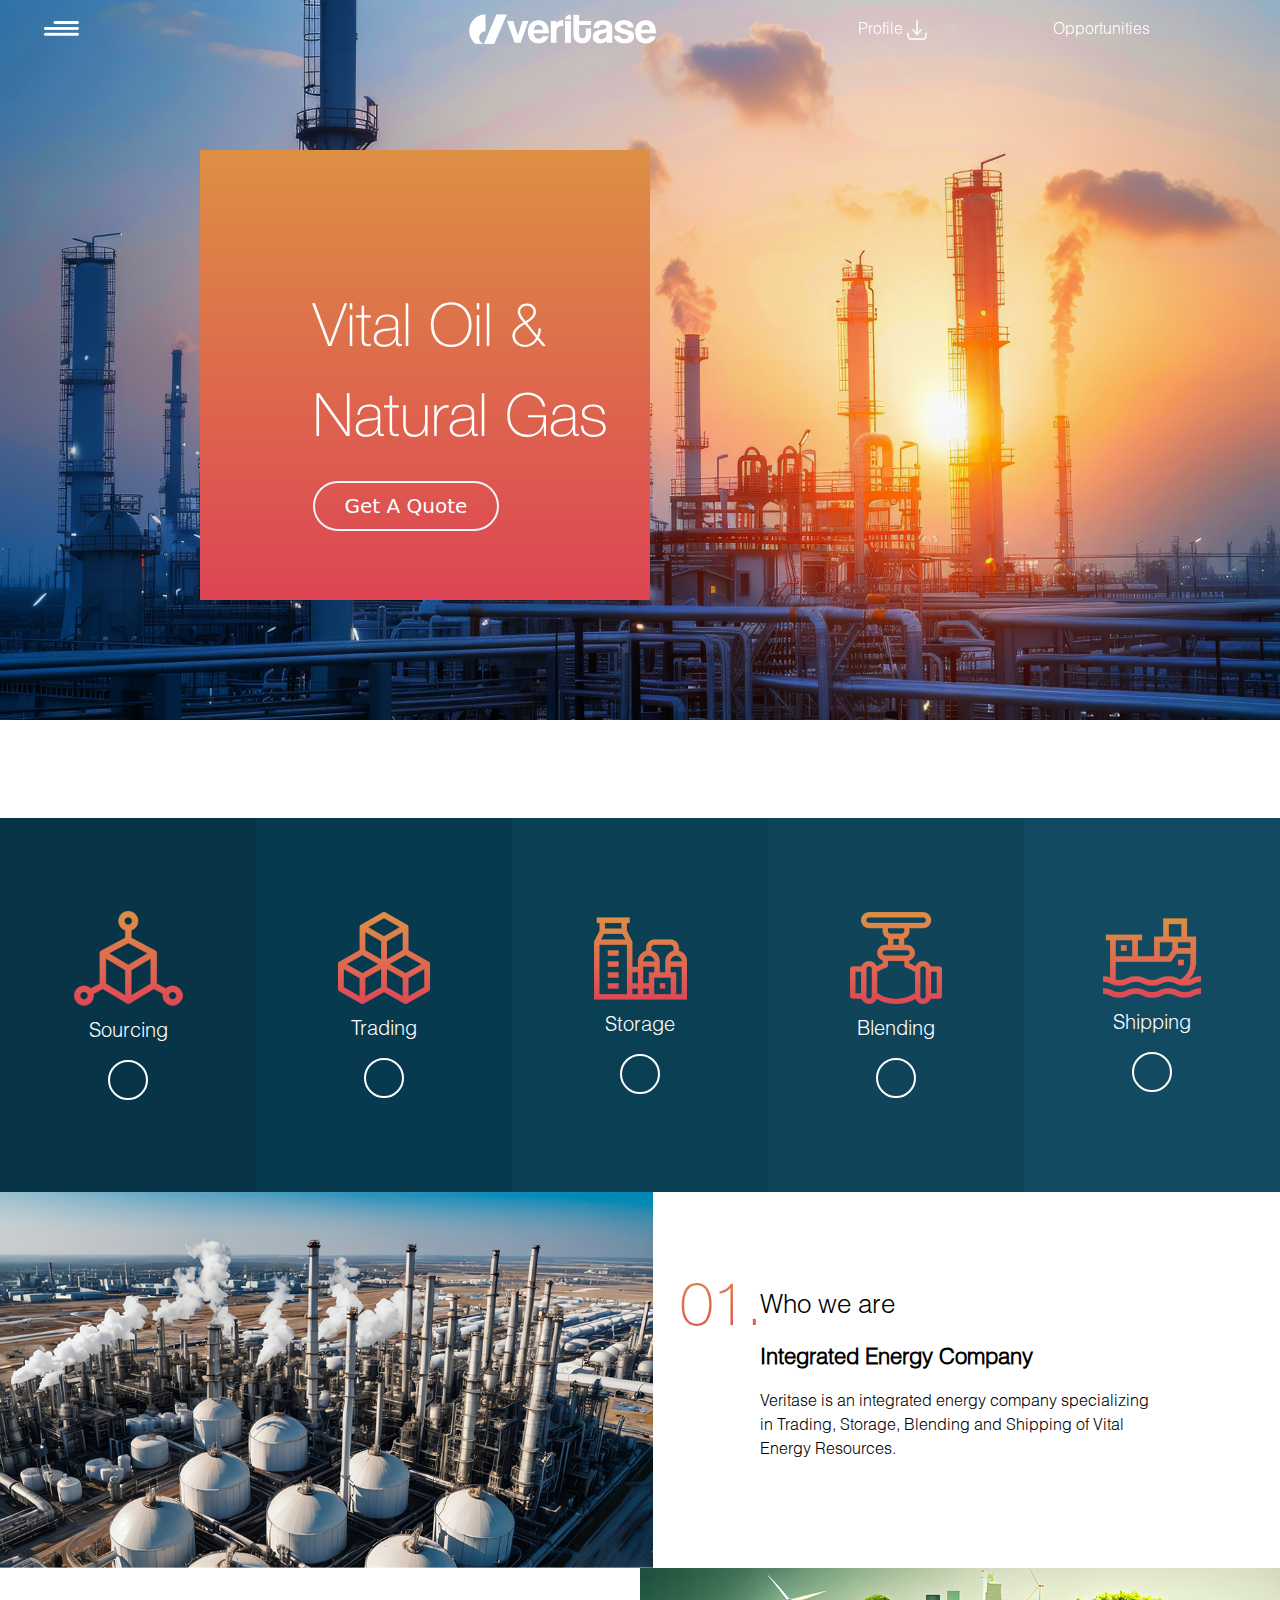
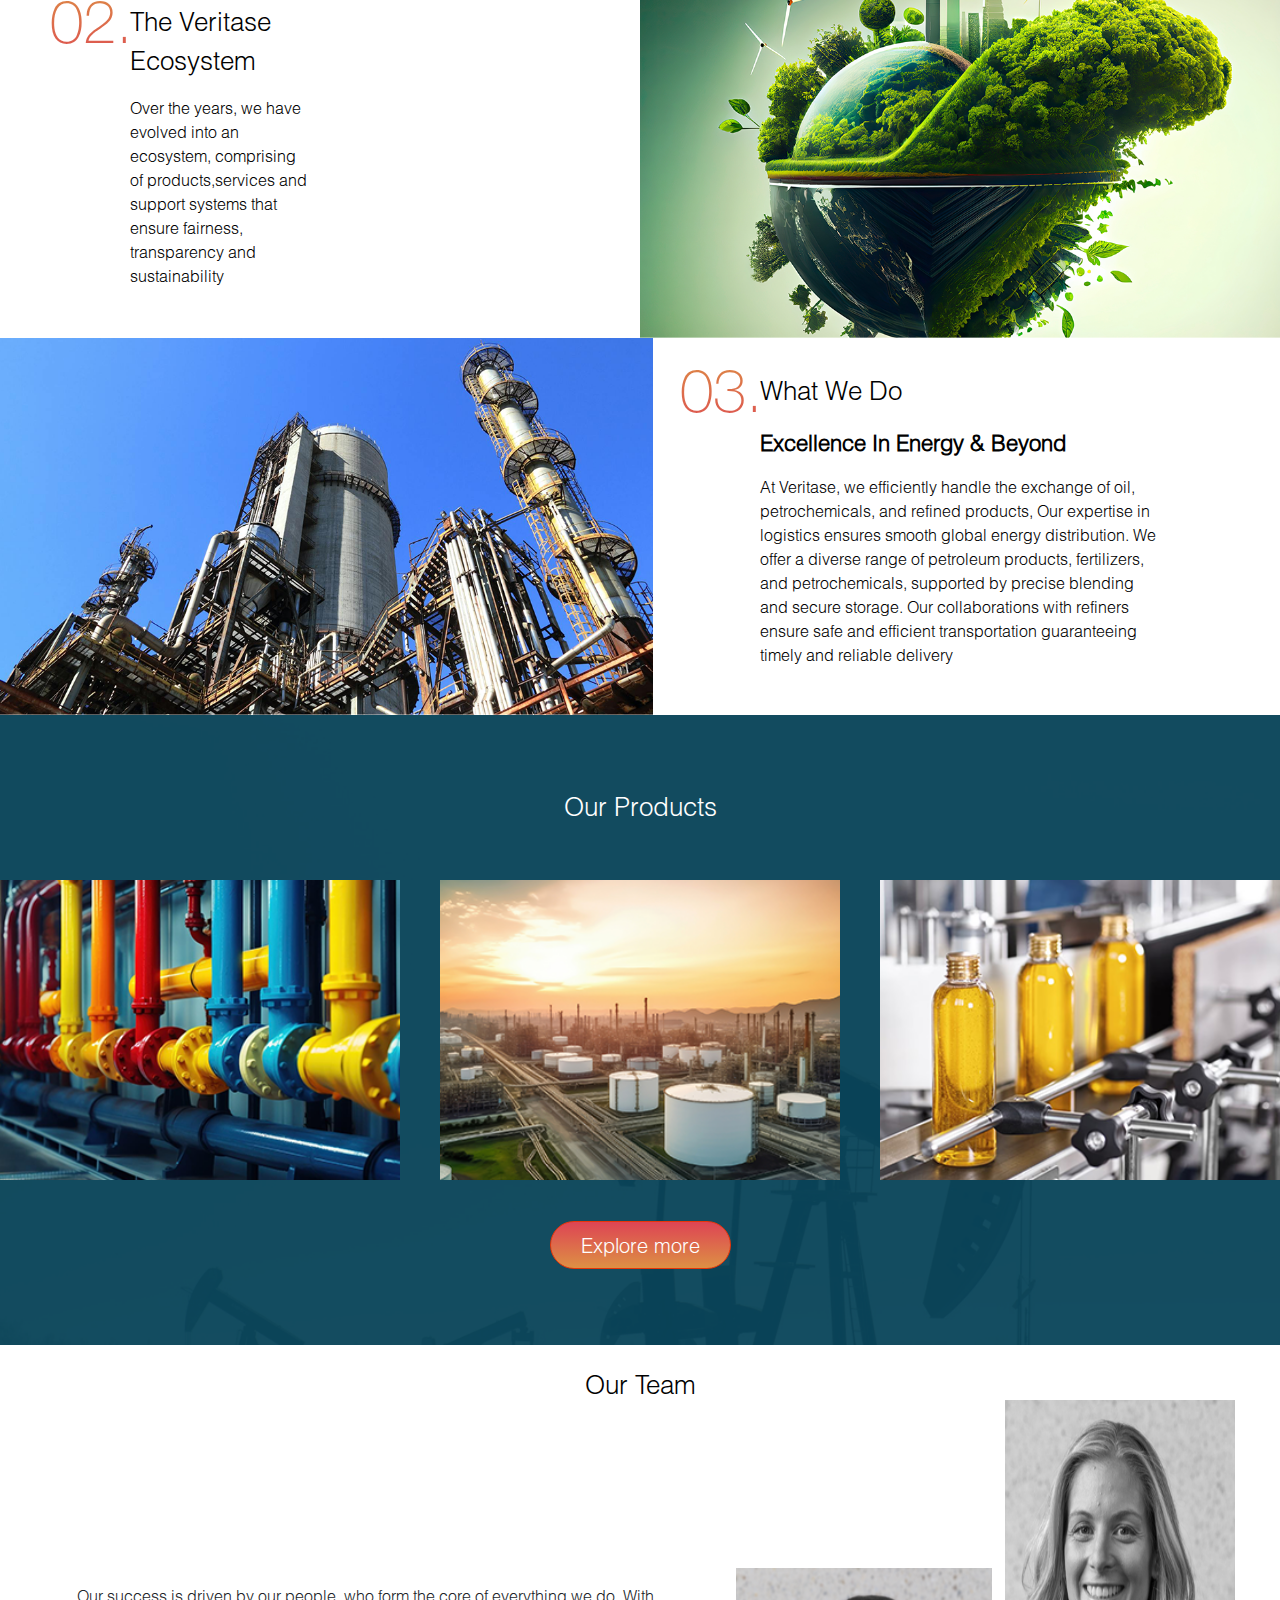
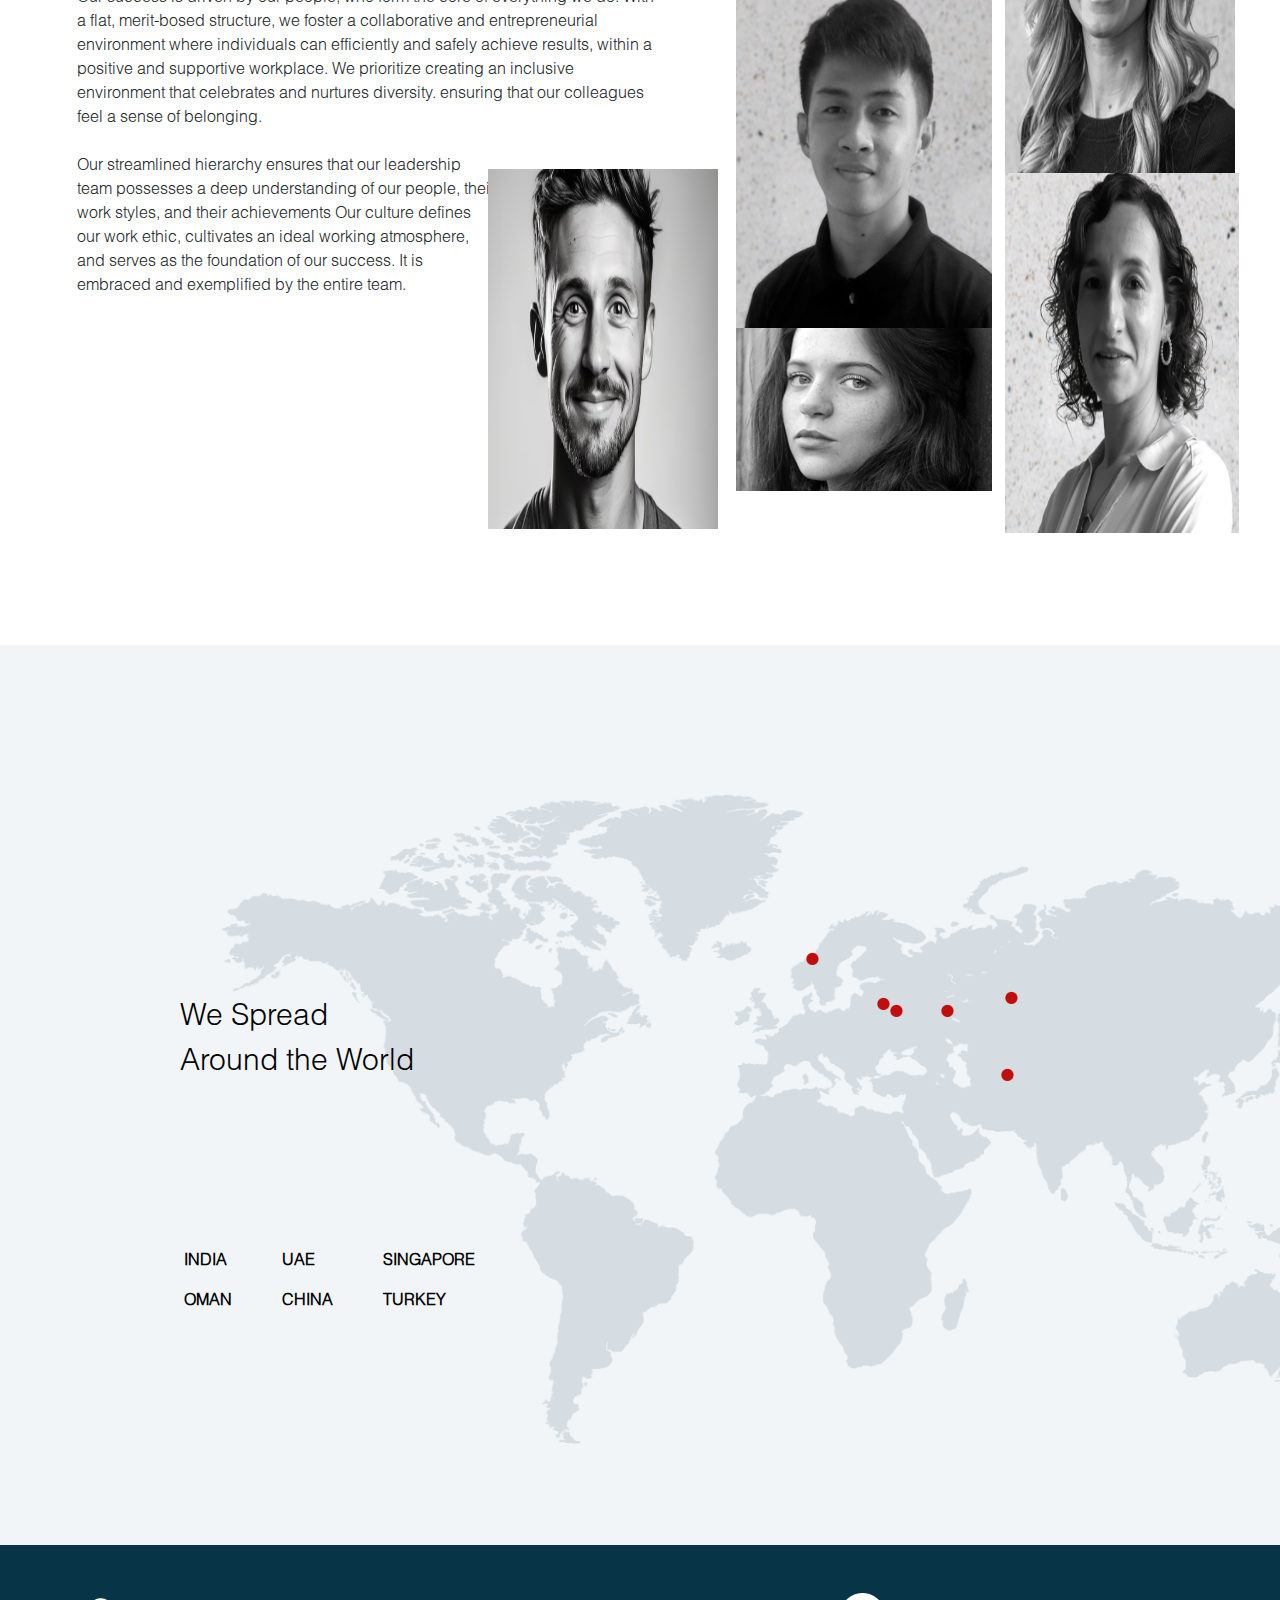
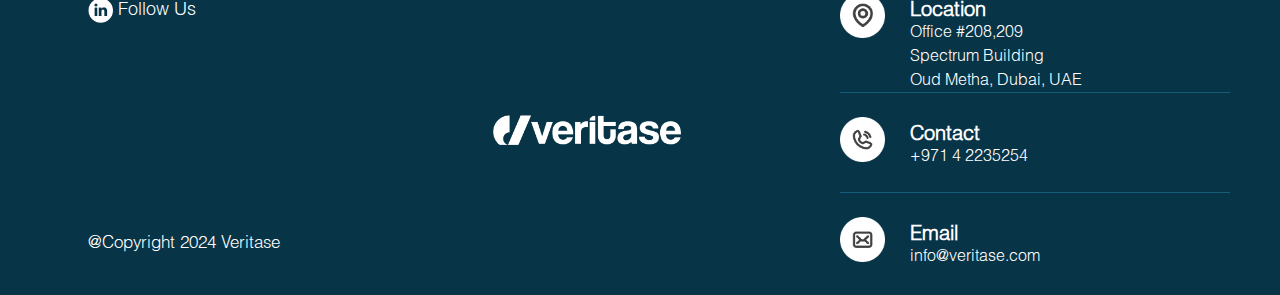
<file: index.html>
<!DOCTYPE html>
<html lang="en">

<head>
    <meta charset="UTF-8">
    <meta name="viewport" content="width=device-width, initial-scale=1.0">
    <title>Veritase</title>
    <!-- Bootstrap css -->
    <link rel="stylesheet" href="https://cdn.jsdelivr.net/npm/bootstrap@5.2.3/dist/css/bootstrap.min.css
    ">
    <link rel="stylesheet" href="https://cdn.jsdelivr.net/npm/bootstrap@4.6.2/dist/css/bootstrap.min.css"
        integrity="sha384-xOolHFLEh07PJGoPkLv1IbcEPTNtaed2xpHsD9ESMhqIYd0nLMwNLD69Npy4HI+N" crossorigin="anonymous">
    <!-- css -->
    <link rel="stylesheet" href="style.css">
    <link rel="stylesheet" href="responsive.css">
    <link rel="stylesheet" href="https://cdnjs.cloudflare.com/ajax/libs/font-awesome/6.6.0/css/all.min.css"
        integrity="sha512-Kc323vGBEqzTmouAECnVceyQqyqdsSiqLQISBL29aUW4U/M7pSPA/gEUZQqv1cwx4OnYxTxve5UMg5GT6L4JJg=="
        crossorigin="anonymous" referrerpolicy="no-referrer" />
</head>

<body>
    <div class="container-fluid">
        <nav class="navbar navbar-expand-lg navbar-light fixed-top head-navbar">
            <div class="container-fluid navbar-container">
                <!-- Left side menu icon -->

                <button class="btn menu-btn" type="button" data-bs-toggle="offcanvas" data-bs-target="#menu-links">
                    <img src="images/menu.png" alt="Menu" style="width: 35px; height: 15px;">
                </button>

                <!-- Centered logo -->
                <div class="logo">
                    <a class="navbar-brand" href="#"><img src="images/Logo.png" alt="center-logo"></a>
                </div>

                <!-- Right side links -->
                <div>
                    <ul class="navbar-nav right-side">
                        <li class="nav-item">
                            <a class="nav-link text-white" href="#">Profile <img src="images/download_icon.png"
                                    alt="arrow-img" class="down-arrow-icon"></a>
                        </li>
                        <li class="nav-item">
                            <a class="nav-link text-white" href="#">Opportunities</a>
                        </li>
                    </ul>
                </div>
            </div>
        </nav>
    </div>
    <div class="offcanvas offcanvas-start menu-list" tabindex="-1" data-bs-backdrop="menu-links" id="menu-links"
        aria-labelledby="menu-linksLabel" style="width: 800px;">
        <div class="offcanvas-header">

            <button type="button" class="btn-close close-btn" data-bs-dismiss="offcanvas" aria-label="Close"></button>
        </div>
        <div class="offcanvas-body">
            <div>
                <ul class="menu-links" id="menu-links">
                    <li class="menu-link"><a href="about.html">Who We Are</a></li>
                    <li class="menu-link"><a href="whatwedo.html">What We Do</a></li>
                    <li class="menu-link"><a href="ourproduct.html">Our Products</a></li>
                    <li class="menu-link"><a href="contact.html">Contact Us</a></li>
                </ul>
            </div>
        </div>
    </div>
    <div class="oilround-image">
        <!-- <img src="images/Oil_Bubble.png" alt="oil-img" class="oil-img"> -->
        <div class="bubble"></div>
        <div class="bubble-text">
            <p>Vital Oil &<br>Natural Gas</p>
            <button class="btn btn-lg btn-text get_btn">Get A Quote</button>
        </div>
    </div>

    <header>

        <div id="carouselExampleIndicators" class="carousel slide">
            <div class="carousel-indicators indicators">
                <button type="button" data-bs-target="#carouselExampleIndicators" data-bs-slide-to="0" class="active"
                    aria-current="true" aria-label="Slide 1"></button>
                <button type="button" data-bs-target="#carouselExampleIndicators" data-bs-slide-to="1"
                    aria-label="Slide 2"></button>
                <button type="button" data-bs-target="#carouselExampleIndicators" data-bs-slide-to="2"
                    aria-label="Slide 3"></button>
            </div>
            <div class="carousel-inner">
                <div class="carousel-item active">
                    <img src="images/banner_01.png" class="d-block w-100" alt="banner-1">
                </div>
                <div class="carousel-item">
                    <img src="images/banner_02.png" class="d-block w-100" alt="banner-2">
                </div>
                <div class="carousel-item">
                    <img src="images/banner_03.png" class="d-block w-100" alt="banner-3">
                </div>
            </div>
            <button class="carousel-control-prev visually-hidden" type="button"
                data-bs-target="#carouselExampleIndicators" data-bs-slide="prev">
                <span class="carousel-control-prev-icon" aria-hidden="true"></span>
                <span class="visually-hidden">Previous</span>
            </button>
            <button class="carousel-control-next visually-hidden" type="button"
                data-bs-target="#carouselExampleIndicators" data-bs-slide="next">
                <span class="carousel-control-next-icon" aria-hidden="true"></span>
                <span class="visually-hidden">Next</span>
            </button>
        </div>

    </header>
    <main>
        <section class="whoweare" id="whoweare">

            <div class="row">
                <div class="box-container">

                    <div class="box box-1">
                        <img src="images/Sourcing_Gradient.png" alt="source-img">
                        <p class="pt-2">Sourcing</p>
                        <a href="#"><button class="btn whoweare-btn">
                                <i class="fas fa-chevron-right align-content-center"></i>
                            </button></a>
                    </div>
                    <div class="box box-2">
                        <img src="images/Trading_gradient.png" alt="trading-img">
                        <p class="pt-2">Trading</p>
                        <a href="#"><button class="btn whoweare-btn">
                                <i class="fas fa-chevron-right align-content-center"></i>
                            </button></a>
                    </div>
                    <div class="box box-3">
                        <img src="images/Storage_gradient.png" alt="storage-img">
                        <p class="pt-2">Storage</p>
                        <a href="#"><button class="btn whoweare-btn">
                                <i class="fas fa-chevron-right align-content-center"></i>
                            </button></a>
                    </div>
                    <div class="box box-4">
                        <img src="images/Blending_gradient.png" alt="blending-img">
                        <p class="pt-2">Blending</p>
                        <a href="#"><button class="btn whoweare-btn">
                                <i class="fas fa-chevron-right align-content-center"></i>
                            </button></a>
                    </div>
                    <div class="box box-5">
                        <img src="images/Shipping_gradient.png" alt="shipping-img">
                        <p class="pt-2">Shipping</p>
                        <a href="#"><button class="btn whoweare-btn">
                                <i class="fas fa-chevron-right align-content-center"></i>
                            </button></a>
                    </div>
                </div>
            </div>
            <div class="whoweare_image_container">
                <div class="row">
                    <div class="about-container">
                        <div class="whoweare-image">
                            <img src="images/who_we_are.png" alt="whoweare-img">
                        </div>
                        <div class="about-content">
                            <p class="about-text-h1">Who we are</p>
                            <p class="about-text-h2">Integrated Energy Company</p>
                            <p class="about-para">Veritase is an integrated energy company specializing in Trading,
                                Storage,
                                Blending and Shipping
                                of Vital Energy Resources.
                            </p>
                        </div>

                    </div>
                </div>
                <div class="row">
                    <div class="ecosystem-container">
                        <div class="ecosystem-content">
                            <p class="ecosystem-text-h1">The Veritase Ecosystem</p>
                            <!-- <p class="ecosystem-text-h2">Integrated Energy Company</p> -->
                            <p class="ecosystem-para">Over the years, we have evolved into an ecosystem, comprising of
                                products,services and support systems that ensure fairness, transparency and
                                sustainability
                            </p>
                        </div>
                        <div class="ecosystem-image">
                            <img src="images/The_veritase_ecosystem.png" alt="ecosystem-img" class="ml-3">
                        </div>
                    </div>
                </div>
                <div class="row">
                    <div class="whatwedo-container">
                        <div class="whowedo-image">
                            <img src="images/What_we_do.png" alt="whowedo-img">
                        </div>
                        <div class="whatwedo-content">
                            <p class="whatwedo-text-h1">What We Do</p>
                            <p class="whatwedo-h2">Excellence In Energy & Beyond</p>
                            <p class="whatwedo-para">
                                At Veritase, we efficiently handle the exchange of oil, petrochemicals, and refined
                                products,
                                Our expertise in logistics ensures smooth global energy distribution. We offer a diverse
                                range
                                of petroleum products, fertilizers, and petrochemicals, supported by precise blending
                                and
                                secure
                                storage. Our collaborations with refiners ensure safe and efficient transportation
                                guaranteeing
                                timely and reliable delivery
                            </p>
                        </div>
                    </div>
                </div>
            </div>
        </section>
        <section class="our-product" id="our-product">
            <span class="ourproduct-heading">Our Products</span>
            <div class="ourproduct-container">
                <div class="image-card">
                    <img src="images/petroleum products_2.png" alt="Image 1">
                    <div class="overlay">
                        <span class="op-text">Petroleum Products</span>
                    </div>
                </div>
                <div class="image-card">
                    <img src="images/Fertilizers_3.png" alt="Image 2">
                    <div class="overlay">
                        <span class="op-text">Fertilizers</span>
                    </div>
                </div>
                <div class="image-card">
                    <img src="images/Petrochemicals_1.png" alt="Image 3">
                    <div class="overlay">
                        <span class="op-text">Petrochemicals</span>
                    </div>
                </div>
            </div>
            <button class="btn btn-lg ourproduct-btn"><a href="ourproducts/index.html">Explore more</a></button>
        </section>
        <section class="our-team" id="our-team">
            <div class="team-container">
                <p class="team-head-text text-center">Our Team</p>
                <div class="team-content">
                    <div class="team-left-content">
                        <p class="team-text-content">
                            Our success is driven by our people, who form the core of everything we do. With a flat,
                            merit-bosed structure, we foster a collaborative and entrepreneurial environment where
                            individuals can efficiently and safely achieve results, within a positive and supportive
                            workplace. We prioritize creating an inclusive environment that celebrates and nurtures
                            diversity. ensuring that our colleagues feel a sense of belonging.</p>
                        <p class="team-text-content-1 pt-2">
                            Our streamlined hierarchy ensures that our leadership team possesses a deep understanding of
                            our people, their work styles, and their achievements Our culture defines our work ethic,
                            cultivates an ideal working atmosphere, and serves as
                            the foundation of our success. It is embraced and exemplified by the entire team.
                        </p>
                    </div>
                    <div class="team-right-image">
                        <img src="images/Employee-1.png" alt="emp-1" class="employee-1-img">
                        <img src="images/Employee-2.png" alt="emp-2" class="employee-2-img">
                        <img src="images/Employee-3.png" alt="emp-3" class="employee-3-img">
                        <img src="images/Employee-4.png" alt="emp-4" class="employee-4-img">
                        <img src="images/Employee-5.png" alt="emp-5" class="employee-5-img">
                    </div>
                </div>
            </div>
        </section>
        <section class="global" id="global">
            <div class="global-container">
                <p class="global-head-text">We Spread <br>Around the World</p>
                <div class="global-list">
                    <li>
                        <p class="global-sub-text">INDIA</p>
                        <p class="global-sub-text">OMAN</p>
                    </li>
                    <li>
                        <p class="global-sub-text">UAE</p>
                        <p class="global-sub-text">CHINA</p>
                    </li>
                    <li>
                        <p class="global-sub-text">SINGAPORE</p>
                        <p class="global-sub-text">TURKEY</p>
                    </li>
                </div>
                <div class="red-container">
                    <img src="images/red_dot.png" alt="red-dot" class="red-dot-1">
                    <img src="images/red_dot.png" alt="red-dot" class="red-dot-2">
                    <img src="images/red_dot.png" alt="red-dot" class="red-dot-3">
                    <img src="images/red_dot.png" alt="red-dot" class="red-dot-4">
                    <img src="images/red_dot.png" alt="red-dot" class="red-dot-5">
                    <img src="images/red_dot.png" alt="red-dot" class="red-dot-6">
                </div>
            </div>
        </section>
    </main>
    <footer>
        <div class="row">
            <div class="col-md-6 col-xl-6 col-lg-6 col-xxl-6 col-sm-6 col-xs-12 left-content">
                <img src="images/Logo.png" alt="logo" class="footer-logo">
                
                <div class="footer-text-para-content">
                    <p class="foot-text"><a href="#"><img src="images/linkedin.png" alt="linked-img"
                                class="link-icon"></a>&nbsp;Follow Us</p>
                    <p class="foot-text-1">@Copyright 2024 Veritase</p>
                </div>

            </div>
            <div class="col-md-6 col-xl-6 col-lg-6 col-xxl-6 col-sm-6 col-xs-12 right-content pt-5">
                <div class="list-item li-item-1">
                    <img src="images/location.png" alt="loction-icon" class="location-icon">
                    <div class="list-text-1">
                        <p class="list-text-head">Location</p>
                        <p class="list-text-para">Office #208,209 <br>Spectrum Building<br>Oud Metha, Dubai, UAE</p>
                    </div>
                </div>
                <div class="list-item pt-4 li-item-1">
                    <img src="images/Contact.png" alt="call-icon" class="call-icon">
                    <div class="list-text-1">
                        <p class="list-text-head">Contact</p>
                        <p class="list-text-para">+971 4 2235254</p>
                    </div>
                </div>
                <div class="list-item pt-4">
                    <img src="images/mail.png" alt="mail-icon" class="mail-icon">
                    <div class="list-text-1">
                        <p class="list-text-head">Email</p>
                        <p class="list-text-para">info@veritase.com</p>
                    </div>
                </div>
            </div>
        </div>
    </footer>
</body>

<!-- Bootstrap js -->
<script src="https://cdn.jsdelivr.net/npm/jquery@3.5.1/dist/jquery.slim.min.js"
    integrity="sha384-DfXdz2htPH0lsSSs5nCTpuj/zy4C+OGpamoFVy38MVBnE+IbbVYUew+OrCXaRkfj"
    crossorigin="anonymous"></script>
<script src="https://cdn.jsdelivr.net/npm/bootstrap@4.6.2/dist/js/bootstrap.bundle.min.js"
    integrity="sha384-Fy6S3B9q64WdZWQUiU+q4/2Lc9npb8tCaSX9FK7E8HnRr0Jz8D6OP9dO5Vg3Q9ct"
    crossorigin="anonymous"></script>
<script src="https://cdn.jsdelivr.net/npm/bootstrap@5.2.3/dist/js/bootstrap.bundle.min.js
 "></script>
<script src="script.js"></script>
</body>

</html>
</file>
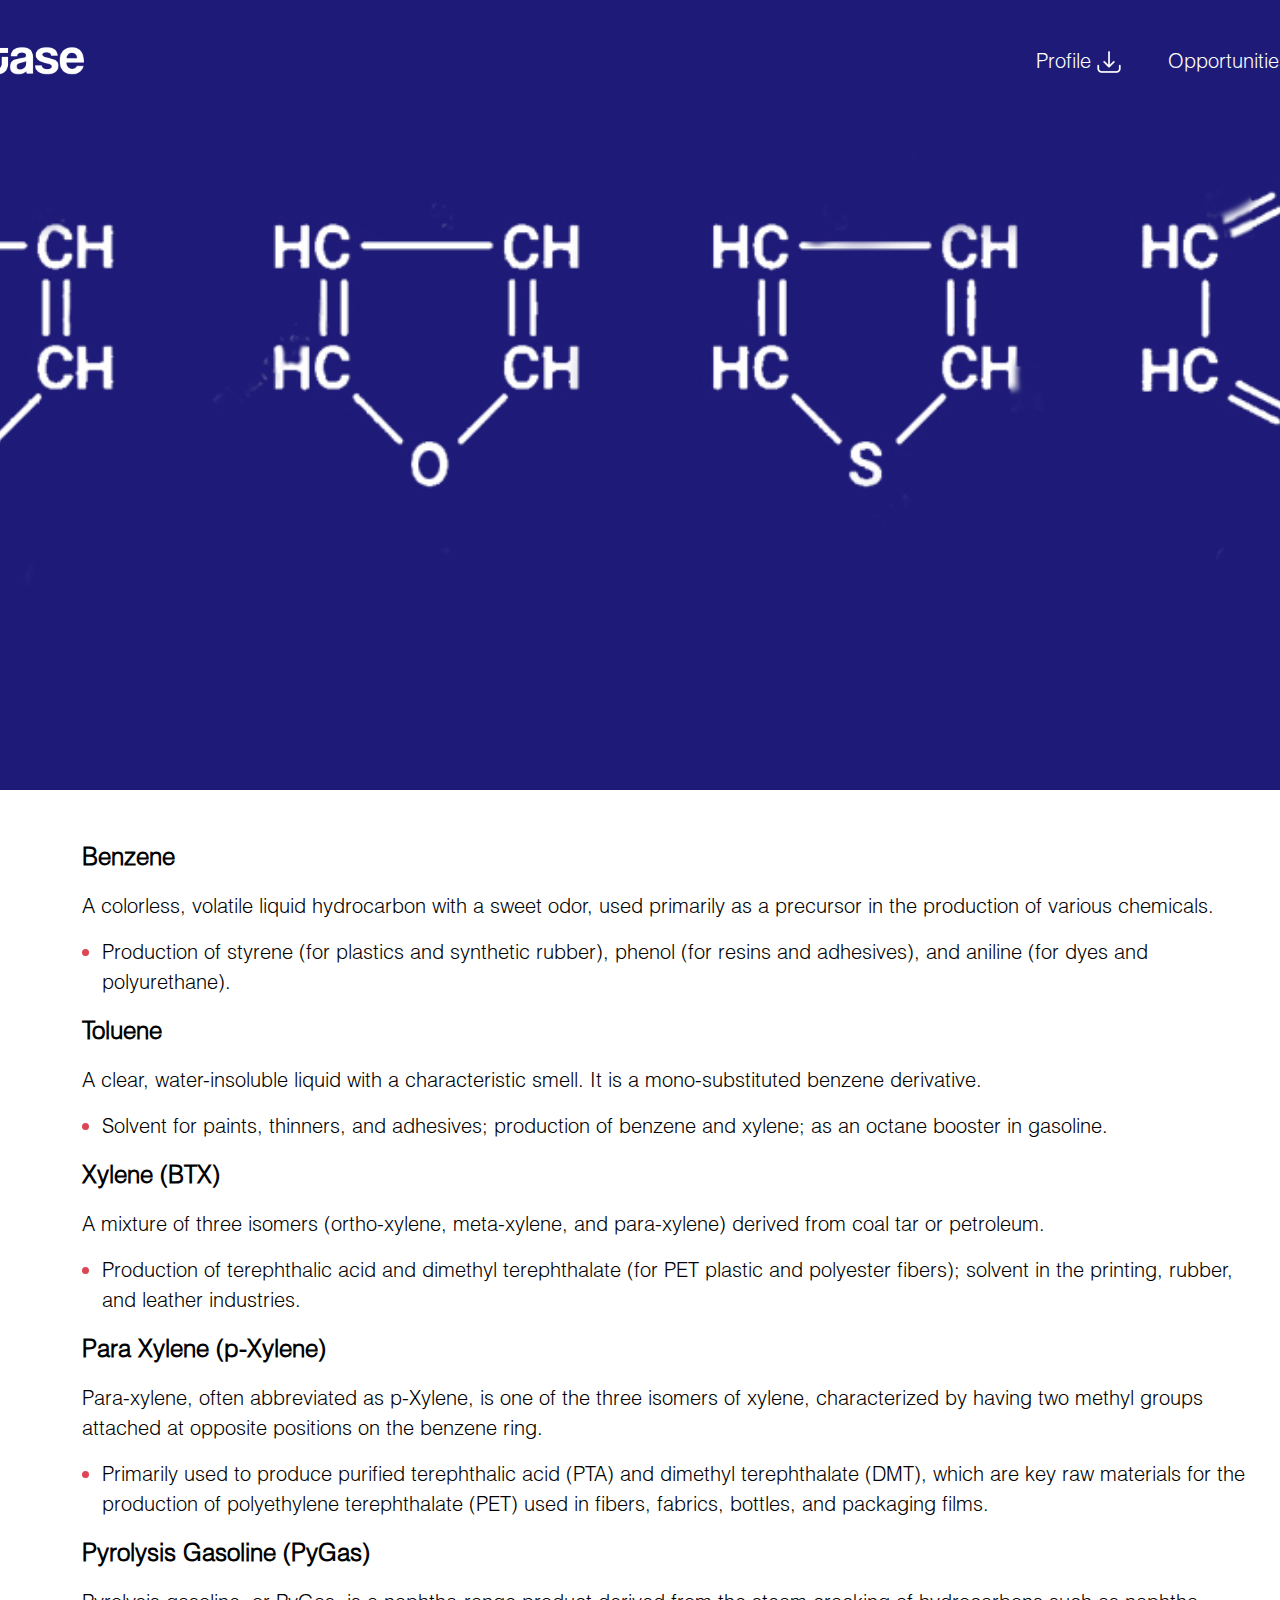
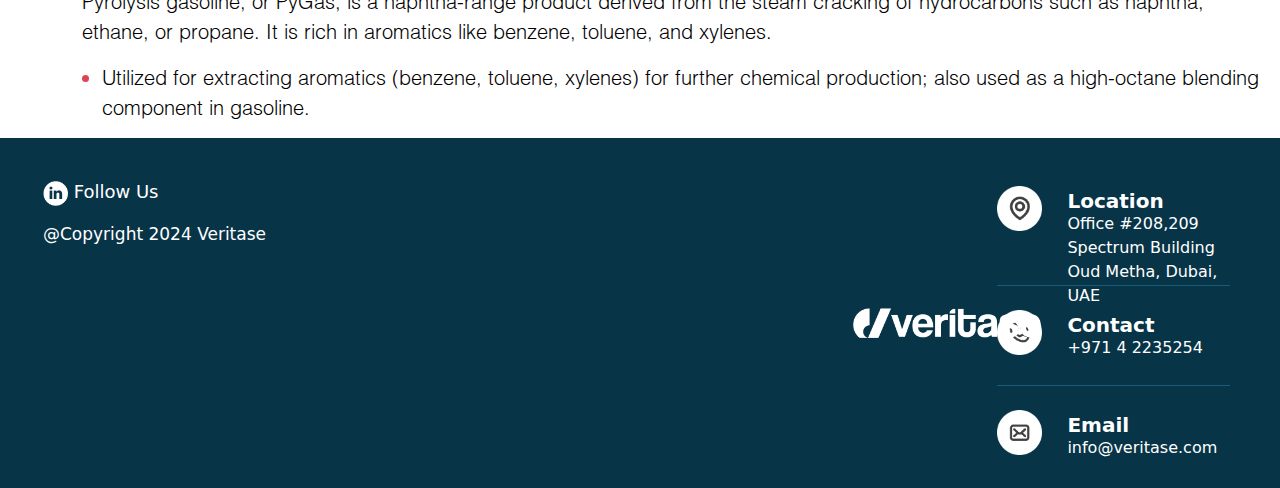
<file: aeromatics.html>
<!DOCTYPE html>
<html lang="en">

<head>
    <meta charset="UTF-8">
    <meta name="viewport" content="width=device-width, initial-scale=1.0">
    <title>Aeromatics</title>
    <link rel="stylesheet" href="https://cdn.jsdelivr.net/npm/bootstrap@5.2.3/dist/css/bootstrap.min.css
    ">
    <link rel="stylesheet" href="https://cdn.jsdelivr.net/npm/bootstrap@4.6.2/dist/css/bootstrap.min.css"
        integrity="sha384-xOolHFLEh07PJGoPkLv1IbcEPTNtaed2xpHsD9ESMhqIYd0nLMwNLD69Npy4HI+N" crossorigin="anonymous">
    <link rel="stylesheet" href="https://cdnjs.cloudflare.com/ajax/libs/font-awesome/6.6.0/css/all.min.css"
        integrity="sha512-Kc323vGBEqzTmouAECnVceyQqyqdsSiqLQISBL29aUW4U/M7pSPA/gEUZQqv1cwx4OnYxTxve5UMg5GT6L4JJg=="
        crossorigin="anonymous" referrerpolicy="no-referrer" />
    <link rel="stylesheet" href="aeromatics.css">
</head>

<body>
    <header>
        <div class="container">
            <div class="row">
                <div class="navbar">
                    <div class="logo"><a href="index.html"><img src="images/Logo.png" alt="logo"></a></div>
                    <ul class="nav-links">
                        <li><a href="#">Profile <img src="images/download_icon.png" alt="downarrow-icon"></a></li>
                        <li><a href="#">Opportunities</a></li>
                    </ul>
                    <button class="btn menu-icon" type="button" data-bs-toggle="offcanvas" data-bs-target="#menu-links">
                        <img src="images/menu.png" alt="menu-img">
                    </button>
                </div>
            </div>
        </div>
        <div class="offcanvas offcanvas-end menu-list" tabindex="-1" data-bs-backdrop="menu-links" id="menu-links"
            aria-labelledby="menu-linksLabel" style="width: 800px;">
            <div class="offcanvas-header">

                <button type="button" class="btn-close btn-close-white menu-close-btn" data-bs-dismiss="offcanvas"
                    aria-label="Close"></button>
            </div>
            <div class="offcanvas-body">
                <div>
                    <ul class="menu-links" id="menu-links">
                        <li class="menu-link"><a href="about.html">Who We Are</a></li>
                        <li class="menu-link"><a href="whatwedo.html">What We Do</a></li>
                        <li class="menu-link"><a href="ourproduct.html">Our Products</a></li>
                        
                        <li class="menu-link"><a href="contact.html">Contact Us</a></li>
                    </ul>
                </div>
            </div>
        </div>
    </header>
    <main>
        <div class="container-fluid mt-5">
            <div class="row">
                <div class="col-xl-12 col-md-6 col-xs-12 col-xxl-12 col-lg-12 col-sm-6">
                    <p class="tabcontent_head">Benzene</p>
                    <p class="tabcontent_first_para">A colorless, volatile liquid hydrocarbon with a sweet odor, used primarily as a precursor in the production of various chemicals.</p>
                    <ul class="tabcontent_second_para">
                        <li>Production of styrene (for plastics and synthetic rubber), phenol (for resins and adhesives), and aniline (for dyes and polyurethane).</li>
                        </ul>
                    <p class="tabcontent_head">Toluene</p>
                    <p class="tabcontent_first_para">A clear, water-insoluble liquid with a characteristic smell. It is a mono-substituted benzene derivative.</p>
                    <ul class="tabcontent_second_para">
                        <li>Solvent for paints, thinners, and adhesives; production of benzene and xylene; as an octane booster in gasoline.</li>
                        </ul>
                        <p class="tabcontent_head">Xylene (BTX)</p>
                    <p class="tabcontent_first_para">A mixture of three isomers (ortho-xylene, meta-xylene, and para-xylene) derived from coal tar or petroleum.</p>
                    <ul class="tabcontent_second_para">
                        <li>Production of terephthalic acid and dimethyl terephthalate (for PET plastic and polyester fibers); solvent in the printing, rubber, and leather industries.</li>
                        </ul>
                        <p class="tabcontent_head">Para Xylene (p-Xylene)</p>
                    <p class="tabcontent_first_para">Para-xylene, often abbreviated as p-Xylene, is one of the three isomers of xylene, characterized by having two methyl groups attached at opposite positions on the benzene ring.</p>
                    <ul class="tabcontent_second_para">
                        <li>Primarily used to produce purified terephthalic acid (PTA) and dimethyl terephthalate (DMT), which are key raw materials for the production of polyethylene terephthalate (PET) used in fibers, fabrics, bottles, and packaging films.</li>
                        </ul>
                        <p class="tabcontent_head">Pyrolysis Gasoline (PyGas)</p>
                    <p class="tabcontent_first_para">Pyrolysis gasoline, or PyGas, is a naphtha-range product derived from the steam cracking of hydrocarbons such as naphtha, ethane, or propane. It is rich in aromatics like benzene, toluene, and xylenes.</p>
                    <ul class="tabcontent_second_para">
                        <li>Utilized for extracting aromatics (benzene, toluene, xylenes) for further chemical production; also used as a high-octane blending component in gasoline.</li>
                        </ul>
                </div>
            </div>
        </div>
    </main>
    <footer>
        <div class="row">
            <div class="col-md-6 col-xl-6 col-lg-6 col-xxl-6 col-sm-6 col-xs-12 left-content">
                <img src="images/Logo.png" alt="logo" class="footer-logo">
                <!-- <p class="pt-4 subscriber-text">Subscribe Our Newsletter</p>
                <input type="text" name="text-box" id="text-box" placeholder="example@email.com" class="input-text-box">
                <img src="images/arrow.png" alt="sub-img" class="sub-icon" id="sub-icon"> -->
                <div class="footer-text-para-content">
                <p class="foot-text"><a href="#"><img src="images/linkedin.png" alt="linked-img"
                            class="link-icon"></a>&nbsp;Follow Us</p>
                <p class="foot-text-1">@Copyright 2024 Veritase</p>
                </div>
            </div>
            <div class="col-md-6 col-xl-6 col-lg-6 col-xxl-6 col-sm-6 col-xs-12 right-content pt-5">
                <div class="foot-list-item foot-li-item-1">
                    <img src="images/location.png" alt="loction-icon" class="location-icon">
                    <div class="foot-list-text-1">
                        <p class="foot-list-text-head">Location</p>
                        <p class="foot-list-text-para">Office #208,209 Spectrum Building<br>Oud Metha, Dubai, UAE</p>
                    </div>
                </div>
                <div class="foot-list-item pt-4 foot-li-item-1">
                    <img src="images/Contact.png" alt="call-icon" class="call-icon">
                    <div class="foot-list-text-1">
                        <p class="foot-list-text-head">Contact</p>
                        <p class="foot-list-text-para">+971 4 2235254</p>
                    </div>
                </div>
                <div class="foot-list-item pt-4">
                    <img src="images/mail.png" alt="mail-icon" class="mail-icon">
                    <div class="foot-list-text-1">
                        <p class="foot-list-text-head">Email</p>
                        <p class="foot-list-text-para">info@veritase.com</p>
                    </div>
                </div>
            </div>
        </div>
    </footer>


    <script src="https://cdn.jsdelivr.net/npm/jquery@3.5.1/dist/jquery.slim.min.js"
        integrity="sha384-DfXdz2htPH0lsSSs5nCTpuj/zy4C+OGpamoFVy38MVBnE+IbbVYUew+OrCXaRkfj"
        crossorigin="anonymous"></script>
    <script src="https://cdn.jsdelivr.net/npm/bootstrap@4.6.2/dist/js/bootstrap.bundle.min.js"
        integrity="sha384-Fy6S3B9q64WdZWQUiU+q4/2Lc9npb8tCaSX9FK7E8HnRr0Jz8D6OP9dO5Vg3Q9ct"
        crossorigin="anonymous"></script>
    <script src="https://cdn.jsdelivr.net/npm/bootstrap@5.2.3/dist/js/bootstrap.bundle.min.js
"></script>
<script src="script.js"></script>
   </body>

</html>
</file>
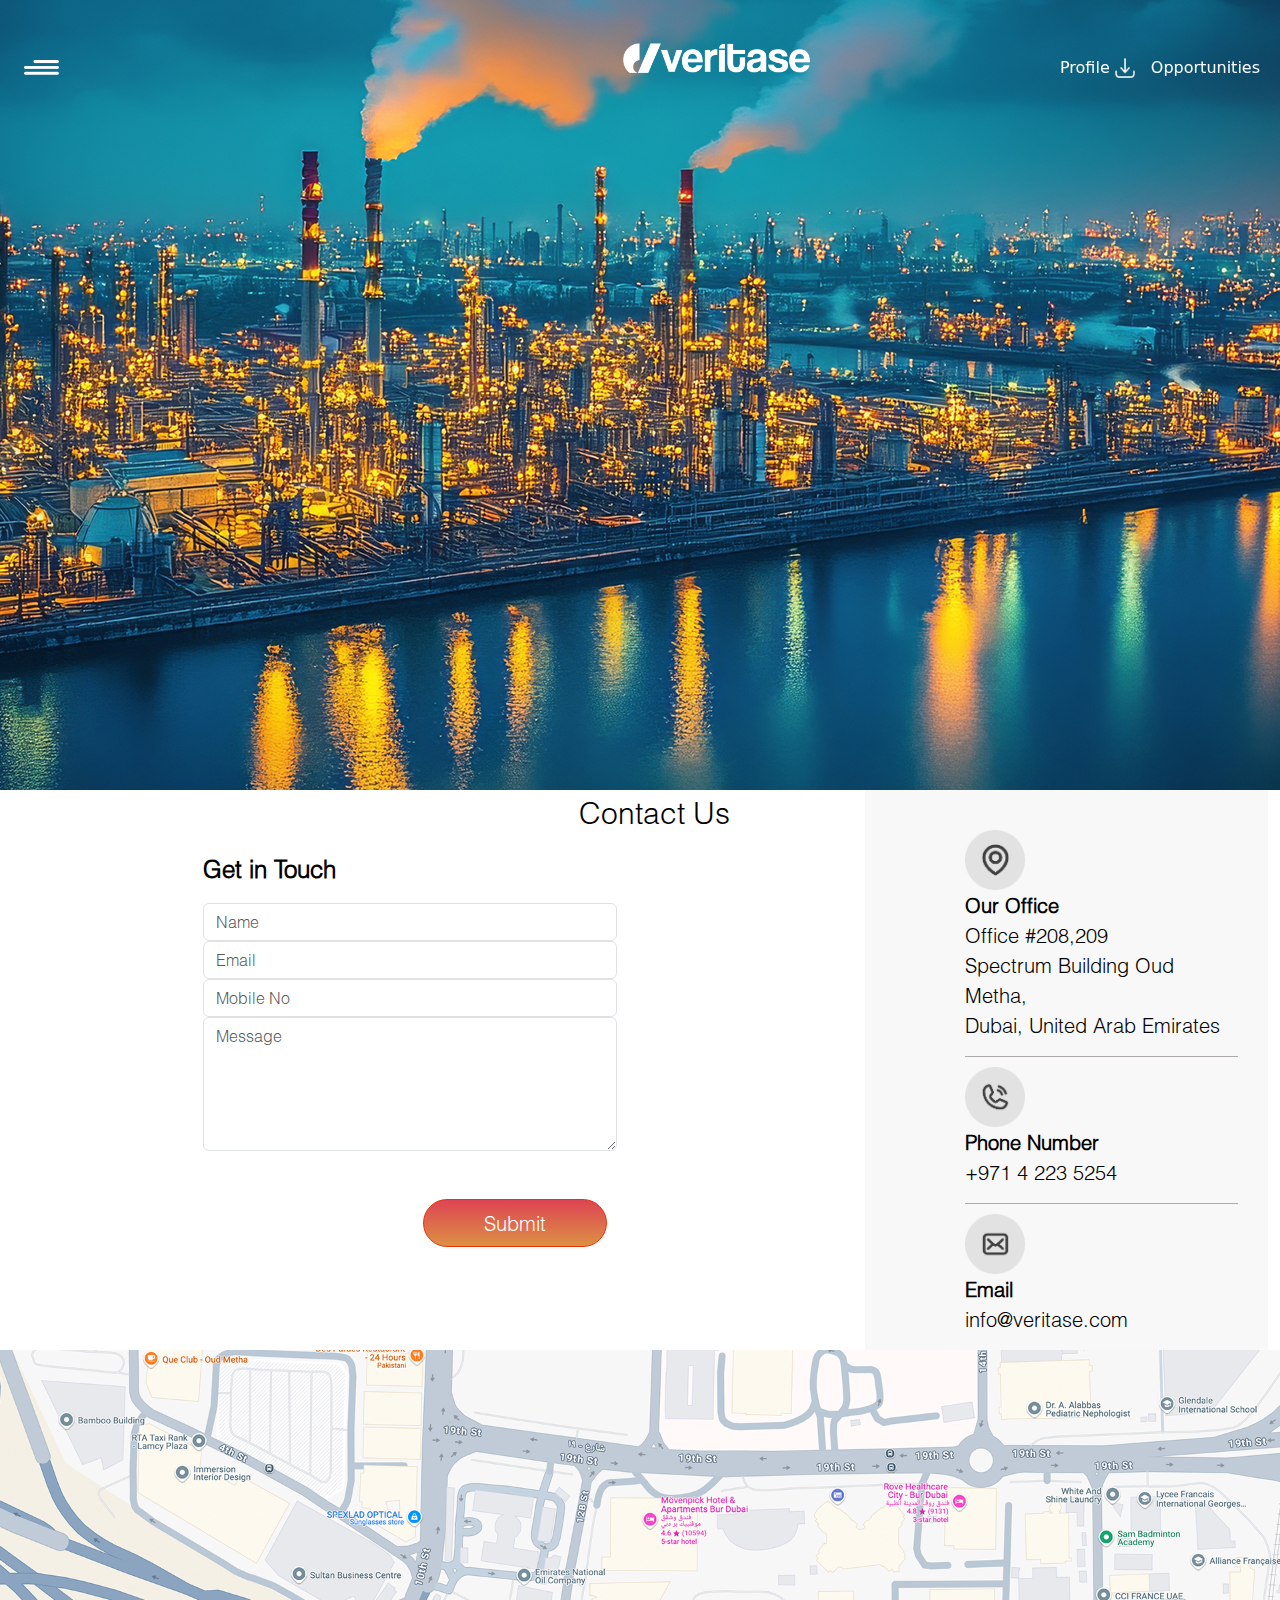
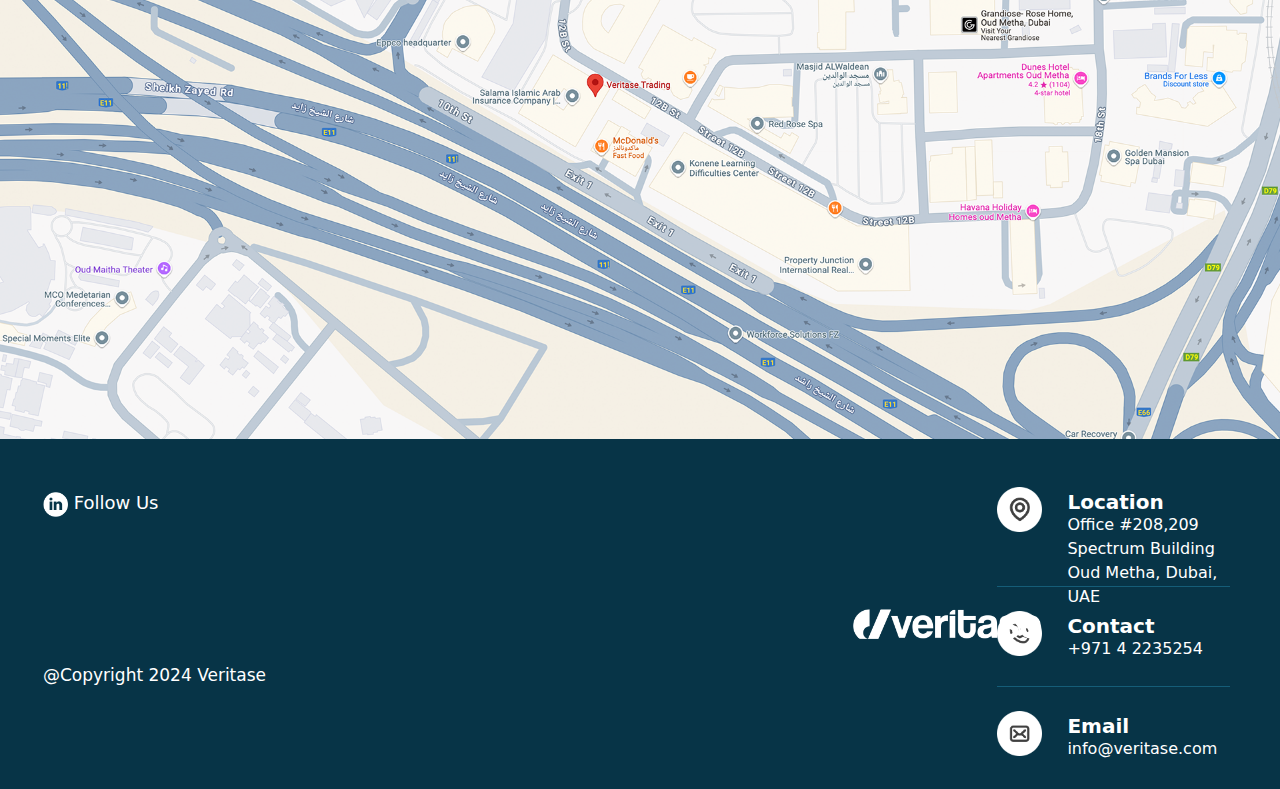
<file: contact.html>
<!DOCTYPE html>
<html lang="en">

<head>
    <meta charset="UTF-8">
    <meta name="viewport" content="width=device-width, initial-scale=1.0">
    <title>Whoweare</title>
    <link rel="stylesheet" href="https://cdn.jsdelivr.net/npm/bootstrap@5.2.3/dist/css/bootstrap.min.css
    ">
    <link rel="stylesheet" href="https://cdn.jsdelivr.net/npm/bootstrap@4.6.2/dist/css/bootstrap.min.css"
        integrity="sha384-xOolHFLEh07PJGoPkLv1IbcEPTNtaed2xpHsD9ESMhqIYd0nLMwNLD69Npy4HI+N" crossorigin="anonymous">
    <link rel="stylesheet" href="https://cdnjs.cloudflare.com/ajax/libs/font-awesome/6.6.0/css/all.min.css"
        integrity="sha512-Kc323vGBEqzTmouAECnVceyQqyqdsSiqLQISBL29aUW4U/M7pSPA/gEUZQqv1cwx4OnYxTxve5UMg5GT6L4JJg=="
        crossorigin="anonymous" referrerpolicy="no-referrer" />
    <link rel="stylesheet" href="contact.css">
</head>

<body>
    <header>
        <div class="container">
            <div class="row">
                <nav class="navbar navbar-expand-lg navbar-light fixed-top head-navbar">
                    <div class="container-fluid navbar-container">
                        <button class="btn menu-btn" type="button" data-bs-toggle="offcanvas"
                            data-bs-target="#menu-links">
                            <img src="images/menu.png" alt="Menu" style="width: 35px; height: 15px;">
                        </button>
                        <div class="logo"><a href="index.html"><img src="images/Logo.png" alt="logo"></a></div>
                        <ul class="navbar-nav right-side">
                            <li class="nav-item">
                                <a class="nav-link text-white" href="#">Profile <img src="images/download_icon.png"
                                        alt="arrow-img" class="down-arrow-icon"></a>
                            </li>
                            <li class="nav-item">
                                <a class="nav-link text-white" href="#">Opportunities</a>
                            </li>
                        </ul>


                    </div>
                </nav>
            </div>
        </div>

        <div class="offcanvas offcanvas-start menu-list" tabindex="-1" data-bs-backdrop="menu-links" id="menu-links"
            aria-labelledby="menu-linksLabel" style="width: 800px;">
            <div class="offcanvas-header">

                <button type="button" class="btn-close btn-close-white menu-close-btn" data-bs-dismiss="offcanvas"
                    aria-label="Close"></button>
            </div>
            <div class="offcanvas-body">
                <div>
                    <ul class="menu-links" id="menu-links">
                        <li class="menu-link"><a href="about.html">Who We Are</a></li>
                        <li class="menu-link"><a href="whatwedo.html">What We Do</a></li>
                        <li class="menu-link"><a href="ourproduct.html">Our Products</a></li>
                        <li class="menu-link"><a href="#">Contact Us</a></li>
                    </ul>
                </div>
            </div>
        </div>

    </header>
    <main>
        <section class="contact" id="contact">
            <div class="container-fluid">
                
                <div class="row">
                    
                    <div class="col-xl-8 col-md-6 col-sm-6 col-xs-12 col-lg-8 col-xxl-8">
                        <p class="contact_head_text">Contact Us</p>
                        <p class="sub_head_text">Get in Touch</p>

                        <form id="contact_form">
                            <div class="form-group">

                                <input type="text" class="form-control" id="name" name="name" required
                                    placeholder="Name">
                            </div>

                            <div class="form-group">

                                <input type="email" class="form-control" id="email" name="email" required
                                    placeholder="Email">
                            </div>

                            <div class="form-group">

                                <input type="tel" class="form-control" id="mobile" name="mobile" required
                                    placeholder="Mobile No">
                            </div>

                            <div class="form-group">

                                <textarea class="form-control" id="message" name="message" rows="5" required
                                    placeholder="Message"></textarea>
                            </div>

                            <button type="submit" class="btn btn-lg submit_btn mt-5 float-end" value="submit">Submit</button>
                        </form>
                    </div>
                    <div class="col-xl-4 col-md-6 col-sm-6 col-xs-12 col-lg-4 col-xxl-4 right_contact_content">
                        <div class="icon-container">
                            <div class="first_icon">
                                <img src="images/location_icon.png" alt="contact_icon">
                                <p class="contact_text_1"><b>Our Office</b><br>Office #208,209<br> Spectrum Building Oud Metha, <br>Dubai, United Arab Emirates</p>
                                
                            </div>
                            <div class="second_icon">
                                <img src="images/call_icon.png" alt="cal_icon">
                                <p class="contact_text_1"><b>Phone Number</b><br>+971 4 223 5254</p>
                                
                            </div>
                            <div class="third_icon">
                                <img src="images/mail_icon.png" alt="mail_icon">
                                <p class="contact_text_1"><b>Email</b><br>info@veritase.com</p>
                            </div>
                        </div>

                    </div>
                </div>
            </div>
            <div class="row">
                <img src="images/map.png" alt="map_img" class="img-fluid">
            </div>
        </section>
    </main>
    <footer>
        <div class="row">
            <div class="col-md-6 col-xl-6 col-lg-6 col-xxl-6 col-sm-6 col-xs-12 left-content">
                <img src="images/Logo.png" alt="logo" class="footer-logo">
                <p class="foot-text"><a href="#"><img src="images/linkedin.png" alt="linked-img"
                            class="link-icon"></a>&nbsp;Follow Us</p>
                <p class="foot-text-1">@Copyright 2024 Veritase</p>

            </div>
            <div class="col-md-6 col-xl-6 col-lg-6 col-xxl-6 col-sm-6 col-xs-12 right-content pt-5">
                <div class="foot-list-item foot-li-item-1">
                    <img src="images/location.png" alt="loction-icon" class="location-icon">
                    <div class="foot-list-text-1">
                        <p class="foot-list-text-head">Location</p>
                        <p class="foot-list-text-para">Office #208,209 Spectrum Building<br>Oud Metha, Dubai, UAE</p>
                    </div>
                </div>
                <div class="foot-list-item pt-4 foot-li-item-1">
                    <img src="images/Contact.png" alt="call-icon" class="call-icon">
                    <div class="foot-list-text-1">
                        <p class="foot-list-text-head">Contact</p>
                        <p class="foot-list-text-para">+971 4 2235254</p>
                    </div>
                </div>
                <div class="foot-list-item pt-4">
                    <img src="images/mail.png" alt="mail-icon" class="mail-icon">
                    <div class="foot-list-text-1">
                        <p class="foot-list-text-head">Email</p>
                        <p class="foot-list-text-para">info@veritase.com</p>
                    </div>
                </div>
            </div>
        </div>
    </footer>

    <script src="https://cdn.jsdelivr.net/npm/jquery@3.5.1/dist/jquery.slim.min.js"
        integrity="sha384-DfXdz2htPH0lsSSs5nCTpuj/zy4C+OGpamoFVy38MVBnE+IbbVYUew+OrCXaRkfj"
        crossorigin="anonymous"></script>
    <script src="https://cdn.jsdelivr.net/npm/bootstrap@4.6.2/dist/js/bootstrap.bundle.min.js"
        integrity="sha384-Fy6S3B9q64WdZWQUiU+q4/2Lc9npb8tCaSX9FK7E8HnRr0Jz8D6OP9dO5Vg3Q9ct"
        crossorigin="anonymous"></script>
    <script src="https://cdn.jsdelivr.net/npm/bootstrap@5.2.3/dist/js/bootstrap.bundle.min.js
 "></script>
 <script src="script.js"></script>
</body>

</html>
</file>
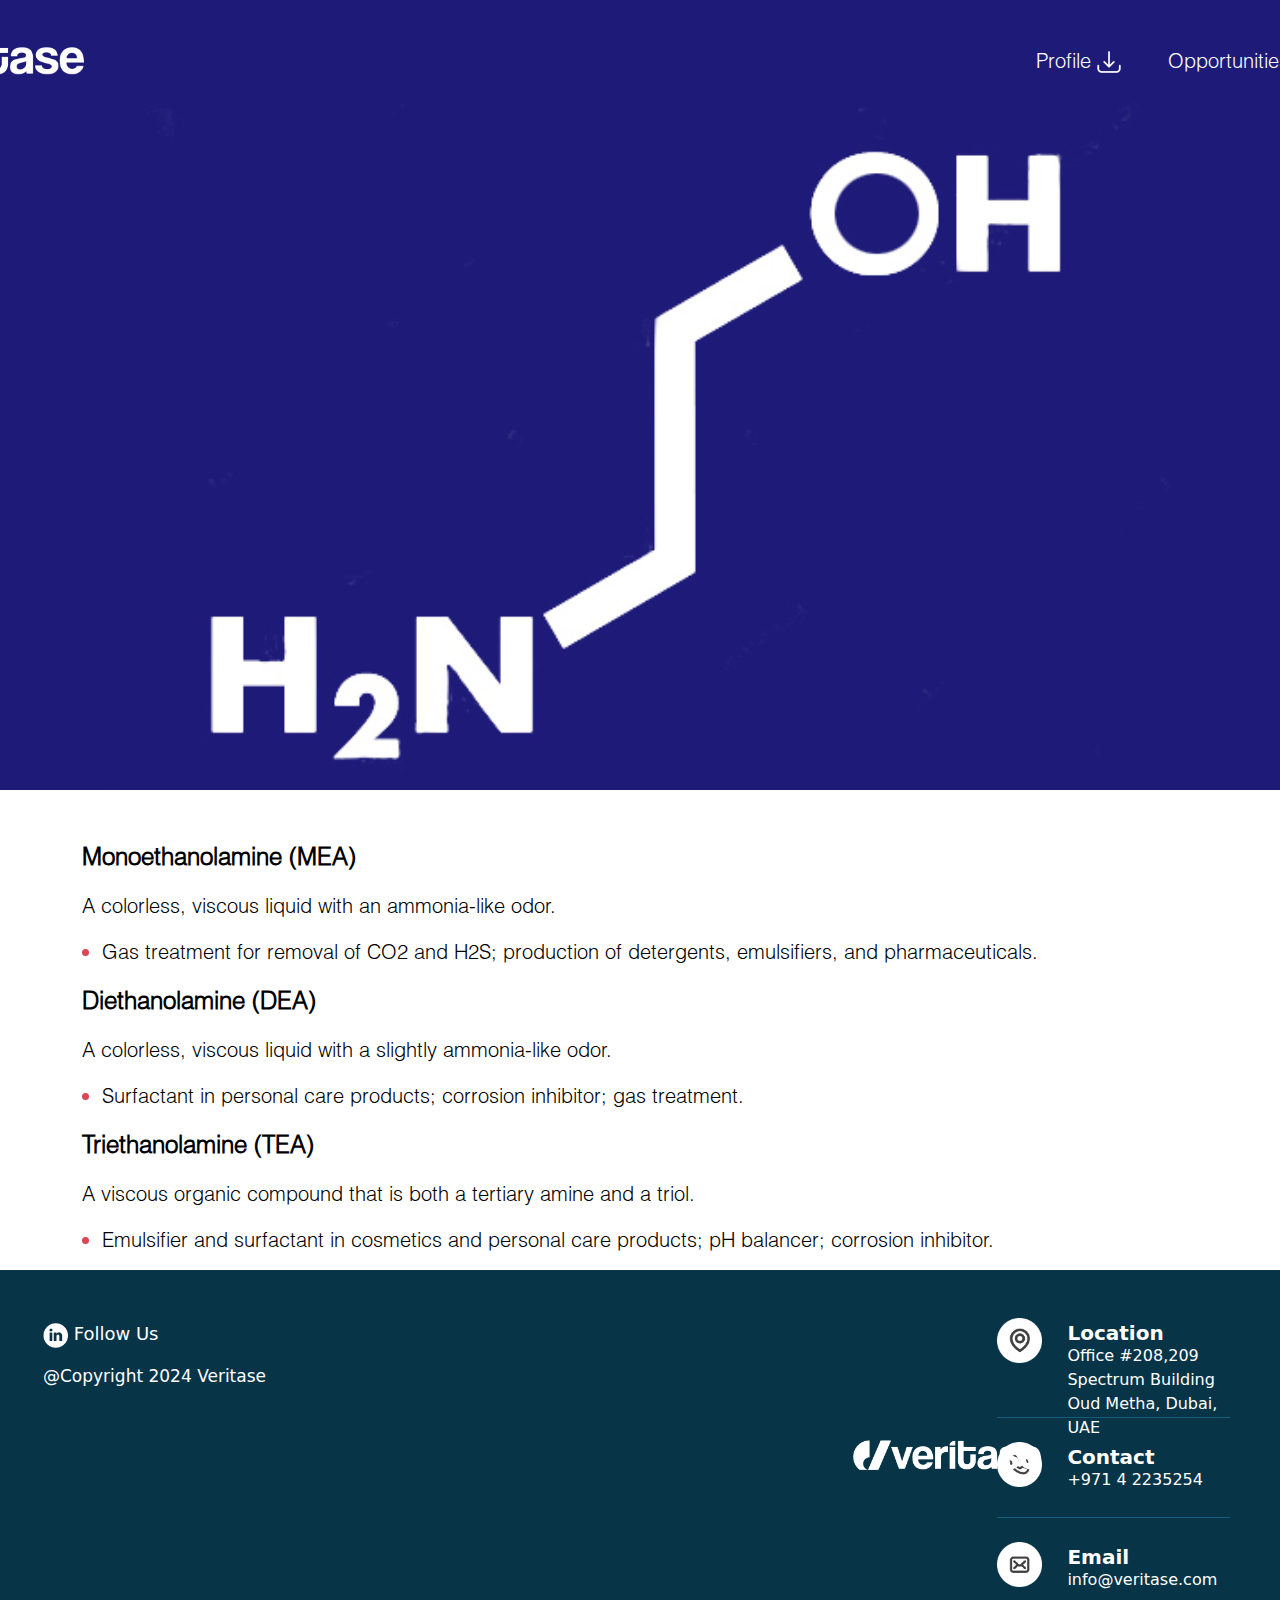
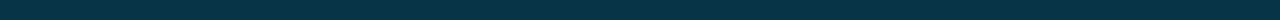
<file: ethanalomine.html>
<!DOCTYPE html>
<html lang="en">

<head>
    <meta charset="UTF-8">
    <meta name="viewport" content="width=device-width, initial-scale=1.0">
    <title>Ethanalomine</title>
    <link rel="stylesheet" href="https://cdn.jsdelivr.net/npm/bootstrap@5.2.3/dist/css/bootstrap.min.css
    ">
    <link rel="stylesheet" href="https://cdn.jsdelivr.net/npm/bootstrap@4.6.2/dist/css/bootstrap.min.css"
        integrity="sha384-xOolHFLEh07PJGoPkLv1IbcEPTNtaed2xpHsD9ESMhqIYd0nLMwNLD69Npy4HI+N" crossorigin="anonymous">
    <link rel="stylesheet" href="https://cdnjs.cloudflare.com/ajax/libs/font-awesome/6.6.0/css/all.min.css"
        integrity="sha512-Kc323vGBEqzTmouAECnVceyQqyqdsSiqLQISBL29aUW4U/M7pSPA/gEUZQqv1cwx4OnYxTxve5UMg5GT6L4JJg=="
        crossorigin="anonymous" referrerpolicy="no-referrer" />
    <link rel="stylesheet" href="ethanalomine.css">
</head>

<body>
    <header>
        <div class="container">
            <div class="row">
                <div class="navbar">
                    <div class="logo"><a href="index.html"><img src="images/Logo.png" alt="logo"></a></div>
                    <ul class="nav-links">
                        <li><a href="#">Profile <img src="images/download_icon.png" alt="downarrow-icon"></a></li>
                        <li><a href="#">Opportunities</a></li>
                    </ul>
                    <button class="btn menu-icon" type="button" data-bs-toggle="offcanvas" data-bs-target="#menu-links">
                        <img src="images/menu.png" alt="menu-img">
                    </button>
                </div>
            </div>
        </div>
        <div class="offcanvas offcanvas-end menu-list" tabindex="-1" data-bs-backdrop="menu-links" id="menu-links"
            aria-labelledby="menu-linksLabel" style="width: 800px;">
            <div class="offcanvas-header">

                <button type="button" class="btn-close btn-close-white menu-close-btn" data-bs-dismiss="offcanvas"
                    aria-label="Close"></button>
            </div>
            <div class="offcanvas-body">
                <div>
                    <ul class="menu-links" id="menu-links">
                        <li class="menu-link"><a href="about.html">Who We Are</a></li>
                        <li class="menu-link"><a href="whatwedo.html">What We Do</a></li>
                        <li class="menu-link"><a href="ourproduct.html">Our Products</a></li>
                        <li class="menu-link"><a href="contact.html">Contact Us</a></li>
                    </ul>
                </div>
            </div>
        </div>
    </header>
    <main>
        <div class="container-fluid mt-5">
            <div class="row">
                <div class="col-xl-12 col-md-6 col-xs-12 col-xxl-12 col-lg-12 col-sm-6">
                    <p class="tabcontent_head">Monoethanolamine (MEA)
                    </p>
                    <p class="tabcontent_first_para">A colorless, viscous liquid with an ammonia-like odor.

                    </p>
                    <ul class="tabcontent_second_para">
                        <li>Gas treatment for removal of CO2 and H2S; production of detergents, emulsifiers, and
                            pharmaceuticals.</li>
                    </ul>
                    <p class="tabcontent_head">Diethanolamine (DEA)

                    </p>
                    <p class="tabcontent_first_para">A colorless, viscous liquid with a slightly ammonia-like odor.
                    </p>
                    <ul class="tabcontent_second_para">
                        <li>Surfactant in personal care products; corrosion inhibitor; gas treatment.</li>
                    </ul>
                    <p class="tabcontent_head">Triethanolamine (TEA)

                    </p>
                    <p class="tabcontent_first_para">A viscous organic compound that is both a tertiary amine and a
                        triol.

                    </p>
                    <ul class="tabcontent_second_para">
                        <li>Emulsifier and surfactant in cosmetics and personal care products; pH balancer; corrosion
                            inhibitor.
                        </li>
                    </ul>

                </div>
            </div>
        </div>
    </main>
    <footer>
        <div class="row">
            <div class="col-md-6 col-xl-6 col-lg-6 col-xxl-6 col-sm-6 col-xs-12 left-content">
                <img src="images/Logo.png" alt="logo" class="footer-logo">
                <!-- <p class="pt-4 subscriber-text">Subscribe Our Newsletter</p>
                <input type="text" name="text-box" id="text-box" placeholder="example@email.com" class="input-text-box">
                <img src="images/arrow.png" alt="sub-img" class="sub-icon" id="sub-icon"> -->
               <div class="foot-text-content">
                <p class="foot-text"><a href="#"><img src="images/linkedin.png" alt="linked-img"
                            class="link-icon"></a>&nbsp;Follow Us</p>
                <p class="foot-text-1">@Copyright 2024 Veritase</p>
                </div>
            </div>
            <div class="col-md-6 col-xl-6 col-lg-6 col-xxl-6 col-sm-6 col-xs-12 right-content pt-5">
                <div class="foot-list-item foot-li-item-1">
                    <img src="images/location.png" alt="loction-icon" class="location-icon">
                    <div class="foot-list-text-1">
                        <p class="foot-list-text-head">Location</p>
                        <p class="foot-list-text-para">Office #208,209 Spectrum Building<br>Oud Metha, Dubai, UAE</p>
                    </div>
                </div>
                <div class="foot-list-item pt-4 foot-li-item-1">
                    <img src="images/Contact.png" alt="call-icon" class="call-icon">
                    <div class="foot-list-text-1">
                        <p class="foot-list-text-head">Contact</p>
                        <p class="foot-list-text-para">+971 4 2235254</p>
                    </div>
                </div>
                <div class="foot-list-item pt-4">
                    <img src="images/mail.png" alt="mail-icon" class="mail-icon">
                    <div class="foot-list-text-1">
                        <p class="foot-list-text-head">Email</p>
                        <p class="foot-list-text-para">info@veritase.com</p>
                    </div>
                </div>
            </div>
        </div>
    </footer>


    <script src="https://cdn.jsdelivr.net/npm/jquery@3.5.1/dist/jquery.slim.min.js"
        integrity="sha384-DfXdz2htPH0lsSSs5nCTpuj/zy4C+OGpamoFVy38MVBnE+IbbVYUew+OrCXaRkfj"
        crossorigin="anonymous"></script>
    <script src="https://cdn.jsdelivr.net/npm/bootstrap@4.6.2/dist/js/bootstrap.bundle.min.js"
        integrity="sha384-Fy6S3B9q64WdZWQUiU+q4/2Lc9npb8tCaSX9FK7E8HnRr0Jz8D6OP9dO5Vg3Q9ct"
        crossorigin="anonymous"></script>
    <script src="https://cdn.jsdelivr.net/npm/bootstrap@5.2.3/dist/js/bootstrap.bundle.min.js
"></script>
<script src="script.js"></script>
</body>

</html>
</file>
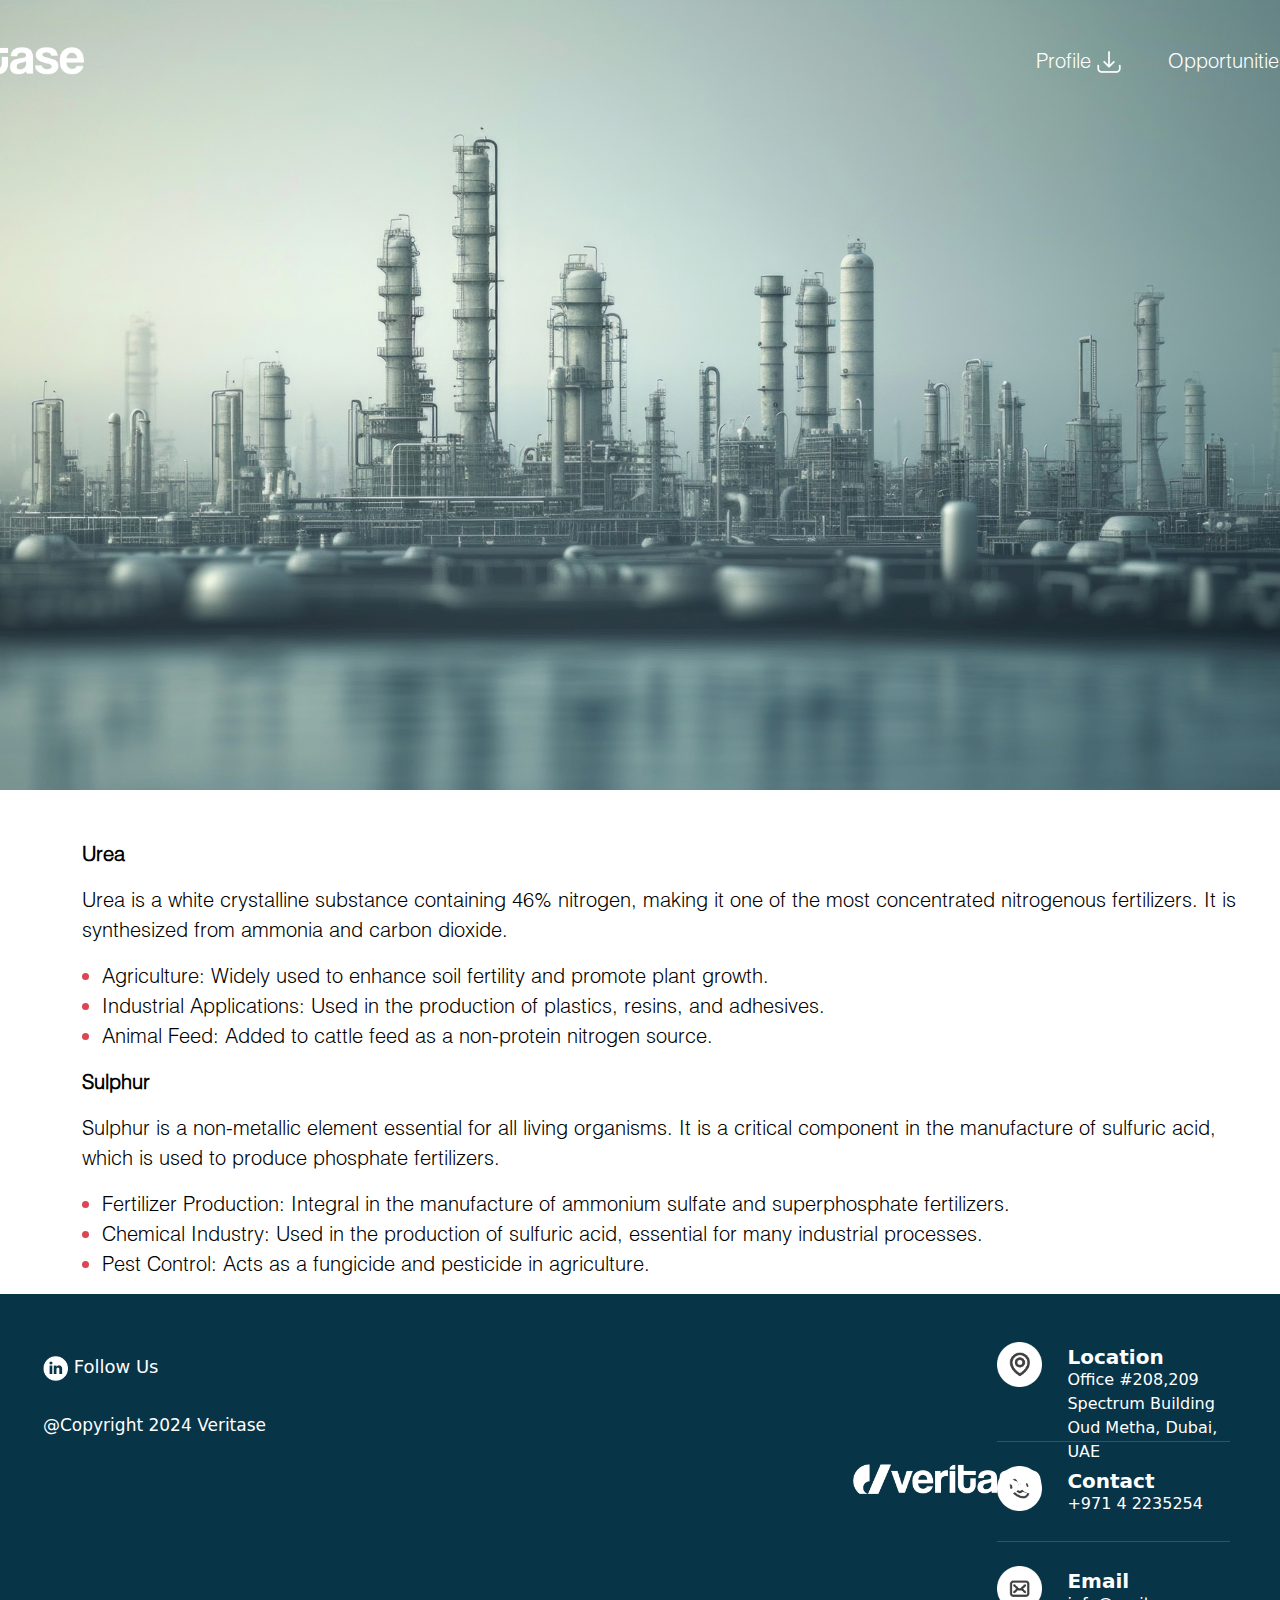
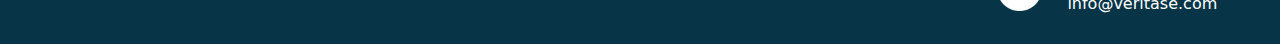
<file: fertilizer.html>
<!DOCTYPE html>
<html lang="en">

<head>
    <meta charset="UTF-8">
    <meta name="viewport" content="width=device-width, initial-scale=1.0">
    <title>ourproduct</title>
    <link rel="stylesheet" href="https://cdn.jsdelivr.net/npm/bootstrap@5.2.3/dist/css/bootstrap.min.css
    ">
    <link rel="stylesheet" href="https://cdn.jsdelivr.net/npm/bootstrap@4.6.2/dist/css/bootstrap.min.css"
        integrity="sha384-xOolHFLEh07PJGoPkLv1IbcEPTNtaed2xpHsD9ESMhqIYd0nLMwNLD69Npy4HI+N" crossorigin="anonymous">
    <link rel="stylesheet" href="https://cdnjs.cloudflare.com/ajax/libs/font-awesome/6.6.0/css/all.min.css"
        integrity="sha512-Kc323vGBEqzTmouAECnVceyQqyqdsSiqLQISBL29aUW4U/M7pSPA/gEUZQqv1cwx4OnYxTxve5UMg5GT6L4JJg=="
        crossorigin="anonymous" referrerpolicy="no-referrer" />
    <link rel="stylesheet" href="fertilizer.css">
</head>

<body>
    <header>
        <div class="container">
            <div class="row">
                <div class="navbar">
                    <div class="logo"><a href="index.html"><img src="images/Logo.png" alt="logo"></a></div>
                    <ul class="nav-links">
                        <li><a href="#">Profile <img src="images/download_icon.png" alt="downarrow-icon"></a></li>
                        <li><a href="#">Opportunities</a></li>
                    </ul>
                    <button class="btn menu-icon" type="button" data-bs-toggle="offcanvas" data-bs-target="#menu-links">
                        <img src="images/menu.png" alt="menu-img">
                    </button>
                </div>
            </div>
        </div>
        <div class="offcanvas offcanvas-end menu-list" tabindex="-1" data-bs-backdrop="menu-links" id="menu-links"
            aria-labelledby="menu-linksLabel" style="width: 800px;">
            <div class="offcanvas-header">

                <button type="button" class="btn-close btn-close-white menu-close-btn" data-bs-dismiss="offcanvas"
                    aria-label="Close"></button>
            </div>
            <div class="offcanvas-body">
                <div>
                    <ul class="menu-links" id="menu-links">
                        <li class="menu-link"><a href="about.html">Who We Are</a></li>
                        <li class="menu-link"><a href="whatwedo.html">What We Do</a></li>
                        <li class="menu-link"><a href="ourproduct.html">Our Products</a></li>
                        
                        <li class="menu-link"><a href="contact.html">Contact Us</a></li>
                    </ul>
                </div>
            </div>
        </div>
    </header>
   
    <main>
        <div class="container-fluid mt-5">
            <div class="row">
                <div class="col-xl-12 col-md-6 col-xs-12 col-xxl-12 col-lg-12 col-sm-6">
                    <p class="tabcontent_head">Urea</p>
                    <p class="tabcontent_first_para">Urea is a white crystalline substance containing 46% nitrogen, making it one of the most concentrated nitrogenous fertilizers. It is synthesized from ammonia and carbon dioxide.</p>
                    <ul class="tabcontent_second_para">
                        <li>Agriculture: Widely used to enhance soil fertility and promote plant growth.</li>
                        <li>Industrial Applications: Used in the production of plastics, resins, and adhesives.</li>
                        <li>Animal Feed: Added to cattle feed as a non-protein nitrogen source.</li>
                    </ul>
                    <p class="tabcontent_head">Sulphur</p>
                    <p class="tabcontent_first_para">Sulphur is a non-metallic element essential for all living organisms. It is a critical component in the manufacture of sulfuric acid, which is used to produce phosphate fertilizers.</p>
                    <ul class="tabcontent_second_para">
                        <li>Fertilizer Production: Integral in the manufacture of ammonium sulfate and superphosphate fertilizers.</li>
                        <li>Chemical Industry: Used in the production of sulfuric acid, essential for many industrial processes.</li>
                        <li>Pest Control: Acts as a fungicide and pesticide in agriculture.</li>
                    </ul>
                </div>
            </div>
        </div>
    </main>
    <footer>
        <div class="row">
            <div class="col-md-6 col-xl-6 col-lg-6 col-xxl-6 col-sm-6 col-xs-12 left-content">
                <img src="images/Logo.png" alt="logo" class="footer-logo">
                <!-- <p class="pt-4 subscriber-text">Subscribe Our Newsletter</p>
                <input type="text" name="text-box" id="text-box" placeholder="example@email.com" class="input-text-box">
                <img src="images/arrow.png" alt="sub-img" class="sub-icon" id="sub-icon"> -->
                <div class="footer-text-para-content">
                <p class="pt-4 pb-3 foot-text"><a href="#"><img src="images/linkedin.png" alt="linked-img"
                            class="link-icon"></a>&nbsp;Follow Us</p>
                <p class="foot-text-1">@Copyright 2024 Veritase</p>
                </div>
            </div>
            <div class="col-md-6 col-xl-6 col-lg-6 col-xxl-6 col-sm-6 col-xs-12 right-content pt-5">
                <div class="foot-list-item foot-li-item-1">
                    <img src="images/location.png" alt="loction-icon" class="location-icon">
                    <div class="foot-list-text-1">
                        <p class="foot-list-text-head">Location</p>
                        <p class="foot-list-text-para">Office #208,209 Spectrum Building<br>Oud Metha, Dubai, UAE</p>
                    </div>
                </div>
                <div class="foot-list-item pt-4 foot-li-item-1">
                    <img src="images/Contact.png" alt="call-icon" class="call-icon">
                    <div class="foot-list-text-1">
                        <p class="foot-list-text-head">Contact</p>
                        <p class="foot-list-text-para">+971 4 2235254</p>
                    </div>
                </div>
                <div class="foot-list-item pt-4">
                    <img src="images/mail.png" alt="mail-icon" class="mail-icon">
                    <div class="foot-list-text-1">
                        <p class="foot-list-text-head">Email</p>
                        <p class="foot-list-text-para">info@veritase.com</p>
                    </div>
                </div>
            </div>
        </div>
    </footer>


    <script src="https://cdn.jsdelivr.net/npm/jquery@3.5.1/dist/jquery.slim.min.js"
        integrity="sha384-DfXdz2htPH0lsSSs5nCTpuj/zy4C+OGpamoFVy38MVBnE+IbbVYUew+OrCXaRkfj"
        crossorigin="anonymous"></script>
    <script src="https://cdn.jsdelivr.net/npm/bootstrap@4.6.2/dist/js/bootstrap.bundle.min.js"
        integrity="sha384-Fy6S3B9q64WdZWQUiU+q4/2Lc9npb8tCaSX9FK7E8HnRr0Jz8D6OP9dO5Vg3Q9ct"
        crossorigin="anonymous"></script>
    <script src="https://cdn.jsdelivr.net/npm/bootstrap@5.2.3/dist/js/bootstrap.bundle.min.js
"></script>
<script src="script.js"></script>
   </body>

</html>
</file>
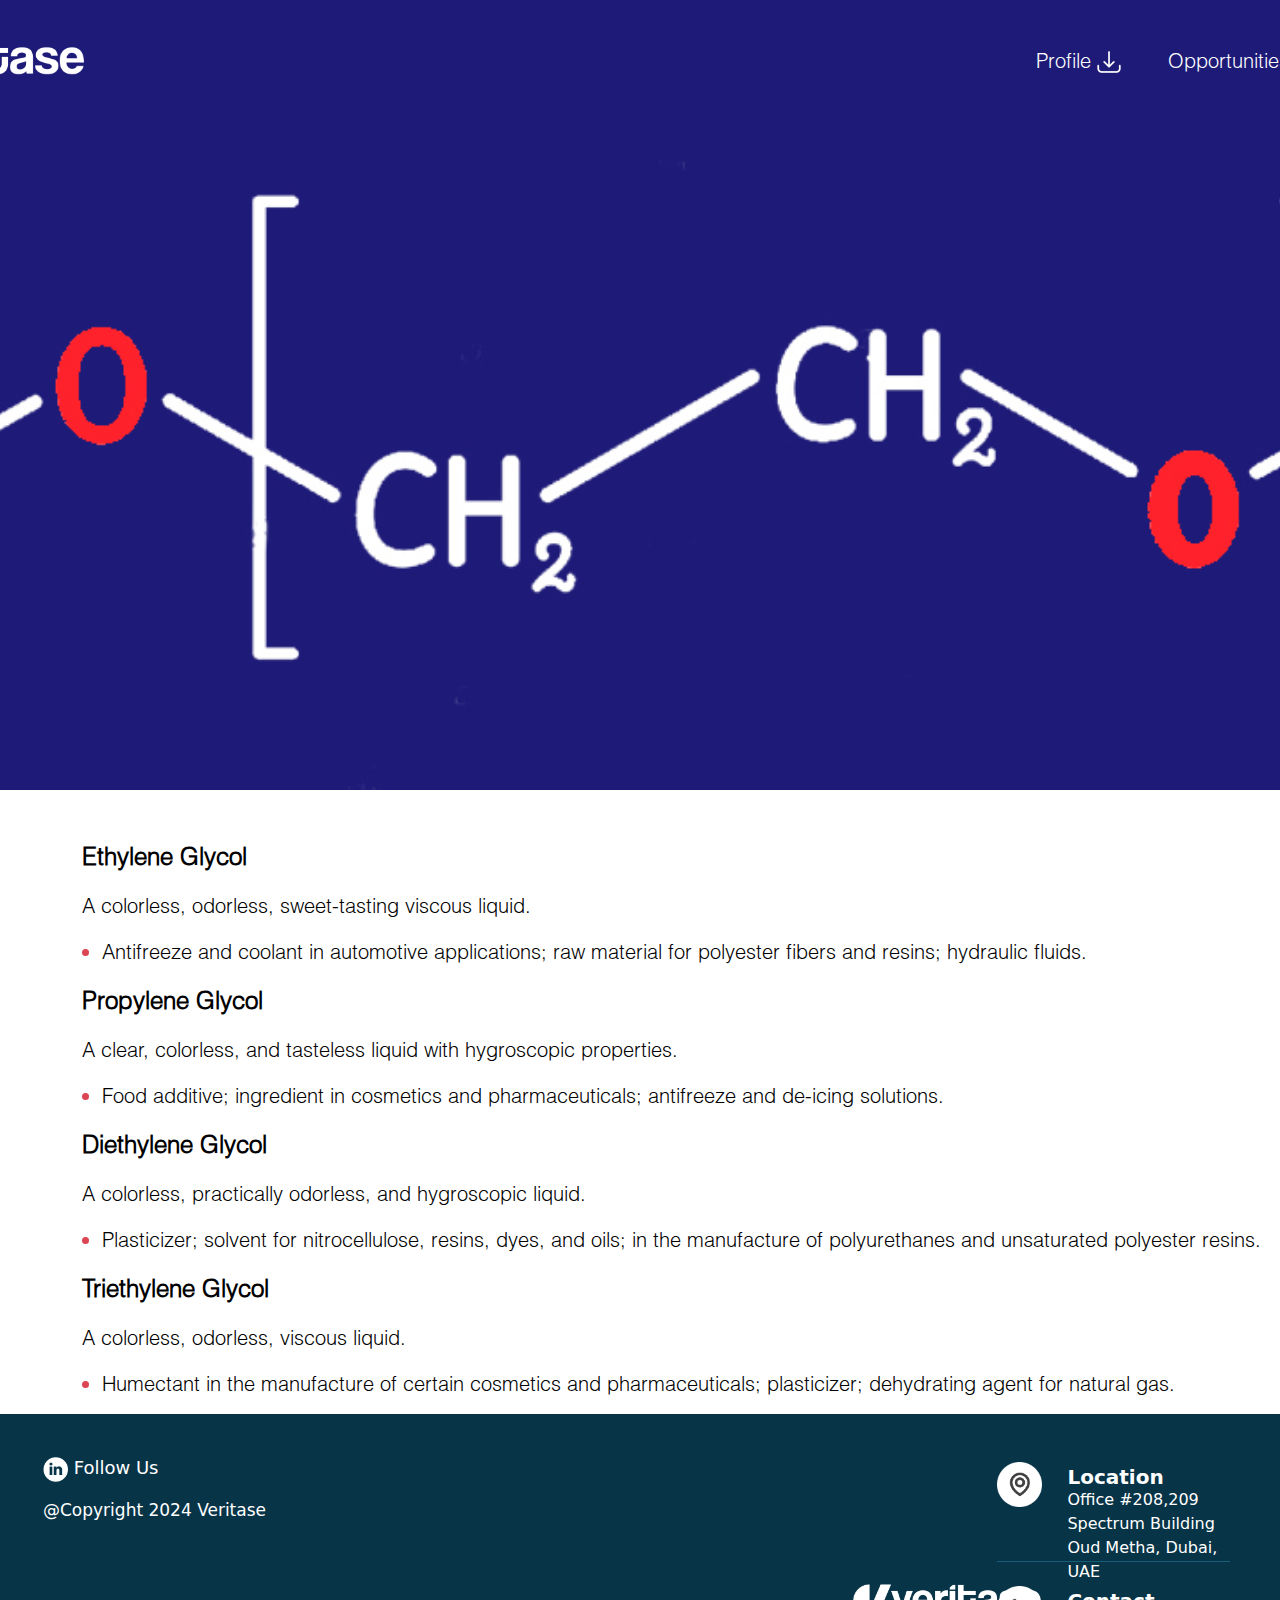
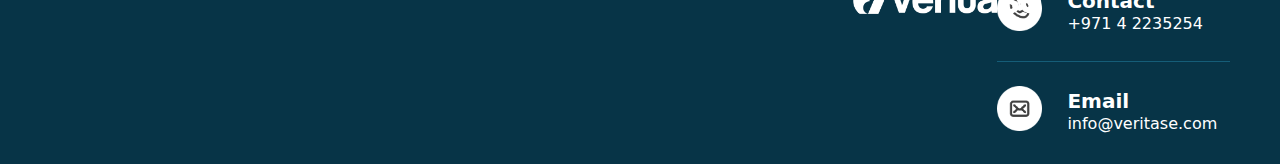
<file: glycols.html>
<!DOCTYPE html>
<html lang="en">

<head>
    <meta charset="UTF-8">
    <meta name="viewport" content="width=device-width, initial-scale=1.0">
    <title>Glycols</title>
    <link rel="stylesheet" href="https://cdn.jsdelivr.net/npm/bootstrap@5.2.3/dist/css/bootstrap.min.css
    ">
    <link rel="stylesheet" href="https://cdn.jsdelivr.net/npm/bootstrap@4.6.2/dist/css/bootstrap.min.css"
        integrity="sha384-xOolHFLEh07PJGoPkLv1IbcEPTNtaed2xpHsD9ESMhqIYd0nLMwNLD69Npy4HI+N" crossorigin="anonymous">
    <link rel="stylesheet" href="https://cdnjs.cloudflare.com/ajax/libs/font-awesome/6.6.0/css/all.min.css"
        integrity="sha512-Kc323vGBEqzTmouAECnVceyQqyqdsSiqLQISBL29aUW4U/M7pSPA/gEUZQqv1cwx4OnYxTxve5UMg5GT6L4JJg=="
        crossorigin="anonymous" referrerpolicy="no-referrer" />
    <link rel="stylesheet" href="glycols.css">
</head>

<body>
    <header>
        <div class="container">
            <div class="row">
                <div class="navbar">
                    <div class="logo"><a href="index.html"><img src="images/Logo.png" alt="logo"></a></div>
                    <ul class="nav-links">
                        <li><a href="#">Profile <img src="images/download_icon.png" alt="downarrow-icon"></a></li>
                        <li><a href="#">Opportunities</a></li>
                    </ul>
                    <button class="btn menu-icon" type="button" data-bs-toggle="offcanvas" data-bs-target="#menu-links">
                        <img src="images/menu.png" alt="menu-img">
                    </button>
                </div>
            </div>
        </div>
        <div class="offcanvas offcanvas-end menu-list" tabindex="-1" data-bs-backdrop="menu-links" id="menu-links"
            aria-labelledby="menu-linksLabel" style="width: 800px;">
            <div class="offcanvas-header">

                <button type="button" class="btn-close btn-close-white menu-close-btn" data-bs-dismiss="offcanvas"
                    aria-label="Close"></button>
            </div>
            <div class="offcanvas-body">
                <div>
                    <ul class="menu-links" id="menu-links">
                        <li class="menu-link"><a href="about.html">Who We Are</a></li>
                        <li class="menu-link"><a href="whatwedo.html">What We Do</a></li>
                        <li class="menu-link"><a href="ourproduct.html">Our Products</a></li>
                        <li class="menu-link"><a href="contact.html">Contact Us</a></li>
                    </ul>
                </div>
            </div>
        </div>
    </header>
    <main>
        <div class="container-fluid mt-5">
            <div class="row">
                <div class="col-xl-12 col-md-6 col-xs-12 col-xxl-12 col-lg-12 col-sm-6">
                    <p class="tabcontent_head">Ethylene Glycol
                    </p>
                    <p class="tabcontent_first_para">A colorless, odorless, sweet-tasting viscous liquid.
                    </p>
                    <ul class="tabcontent_second_para">
                        <li>Antifreeze and coolant in automotive applications; raw material for polyester fibers and
                            resins; hydraulic fluids.</li>
                    </ul>
                    <p class="tabcontent_head">Propylene Glycol
                    </p>
                    <p class="tabcontent_first_para">A clear, colorless, and tasteless liquid with hygroscopic
                        properties.
                    </p>
                    <ul class="tabcontent_second_para">
                        <li>Food additive; ingredient in cosmetics and pharmaceuticals; antifreeze and de-icing
                            solutions.</li>
                    </ul>
                    <p class="tabcontent_head">Diethylene Glycol
                    </p>
                    <p class="tabcontent_first_para">A colorless, practically odorless, and hygroscopic liquid.
                    </p>
                    <ul class="tabcontent_second_para">
                        <li>Plasticizer; solvent for nitrocellulose, resins, dyes, and oils; in the manufacture of
                            polyurethanes and unsaturated polyester resins.
                        </li>
                    </ul>
                    <p class="tabcontent_head">Triethylene Glycol
                    </p>
                    <p class="tabcontent_first_para">A colorless, odorless, viscous liquid.
                    </p>
                    <ul class="tabcontent_second_para">
                        <li>Humectant in the manufacture of certain cosmetics and pharmaceuticals; plasticizer;
                            dehydrating agent for natural gas.</li>
                    </ul>
                </div>
            </div>
        </div>
    </main>
    <footer>
        <div class="row">
            <div class="col-md-6 col-xl-6 col-lg-6 col-xxl-6 col-sm-6 col-xs-12 left-content">
                <img src="images/Logo.png" alt="logo" class="footer-logo">
                <!-- <p class="pt-4 subscriber-text">Subscribe Our Newsletter</p>
                <input type="text" name="text-box" id="text-box" placeholder="example@email.com" class="input-text-box">
                <img src="images/arrow.png" alt="sub-img" class="sub-icon" id="sub-icon"> -->
                <div class="footer-text-para-content">
                    <p class="foot-text"><a href="#"><img src="images/linkedin.png" alt="linked-img"
                                class="link-icon"></a>&nbsp;Follow Us</p>
                    <p class="foot-text-1">@Copyright 2024 Veritase</p>
                </div>
            </div>
            <div class="col-md-6 col-xl-6 col-lg-6 col-xxl-6 col-sm-6 col-xs-12 right-content pt-5">
                <div class="foot-list-item foot-li-item-1">
                    <img src="images/location.png" alt="loction-icon" class="location-icon">
                    <div class="foot-list-text-1">
                        <p class="foot-list-text-head">Location</p>
                        <p class="foot-list-text-para">Office #208,209 Spectrum Building<br>Oud Metha, Dubai, UAE</p>
                    </div>
                </div>
                <div class="foot-list-item pt-4 foot-li-item-1">
                    <img src="images/Contact.png" alt="call-icon" class="call-icon">
                    <div class="foot-list-text-1">
                        <p class="foot-list-text-head">Contact</p>
                        <p class="foot-list-text-para">+971 4 2235254</p>
                    </div>
                </div>
                <div class="foot-list-item pt-4">
                    <img src="images/mail.png" alt="mail-icon" class="mail-icon">
                    <div class="foot-list-text-1">
                        <p class="foot-list-text-head">Email</p>
                        <p class="foot-list-text-para">info@veritase.com</p>
                    </div>
                </div>
            </div>
        </div>
    </footer>


    <script src="https://cdn.jsdelivr.net/npm/jquery@3.5.1/dist/jquery.slim.min.js"
        integrity="sha384-DfXdz2htPH0lsSSs5nCTpuj/zy4C+OGpamoFVy38MVBnE+IbbVYUew+OrCXaRkfj"
        crossorigin="anonymous"></script>
    <script src="https://cdn.jsdelivr.net/npm/bootstrap@4.6.2/dist/js/bootstrap.bundle.min.js"
        integrity="sha384-Fy6S3B9q64WdZWQUiU+q4/2Lc9npb8tCaSX9FK7E8HnRr0Jz8D6OP9dO5Vg3Q9ct"
        crossorigin="anonymous"></script>
    <script src="https://cdn.jsdelivr.net/npm/bootstrap@5.2.3/dist/js/bootstrap.bundle.min.js
"></script>
    <script src="script.js"></script>
</body>

</html>
</file>
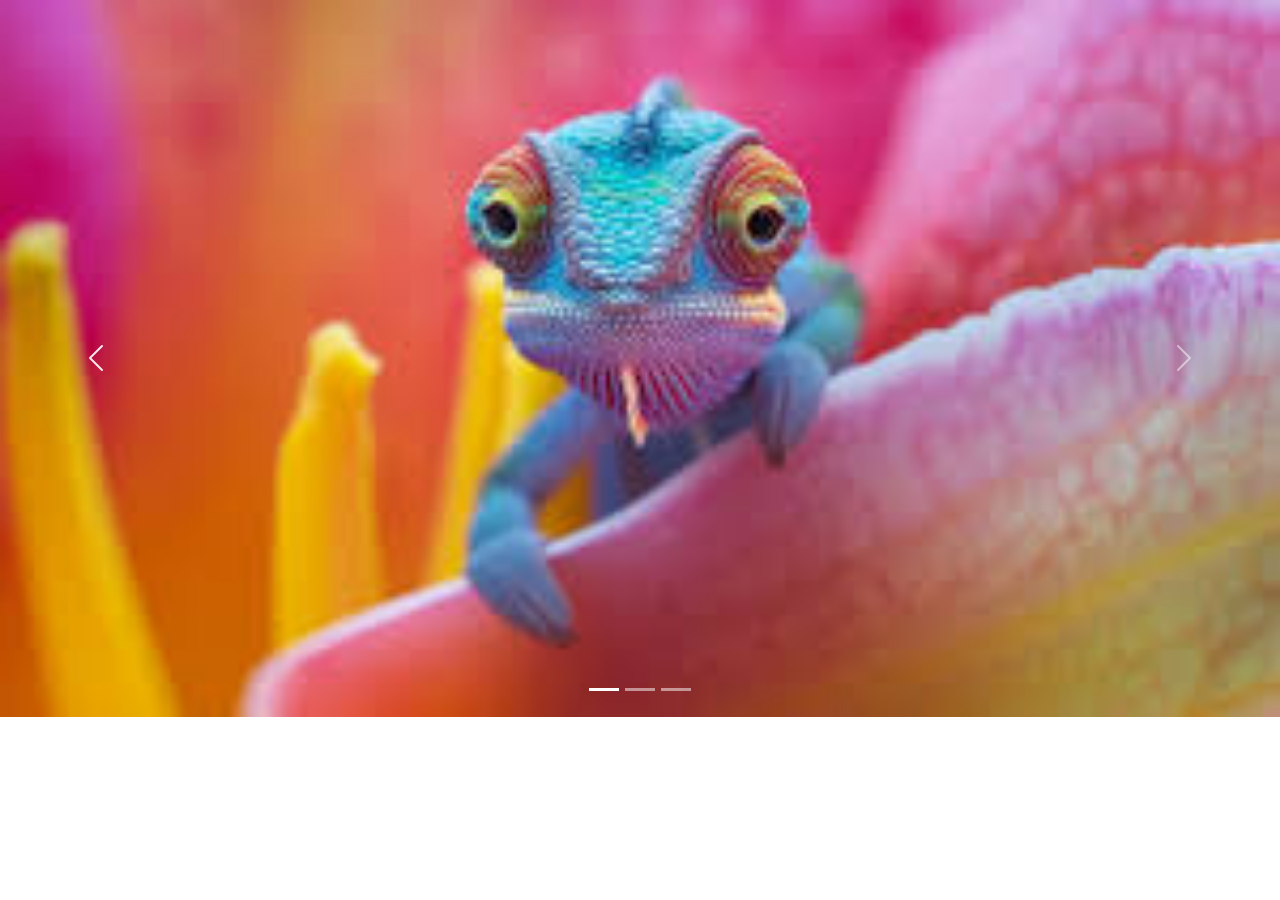
<file: Home.html>
<!DOCTYPE html>
<html lang="en">

<head>
    <meta charset="UTF-8">
    <meta name="viewport" content="width=device-width, initial-scale=1.0">
    <title>Veritase</title>
    <link rel="stylesheet" href="https://cdn.jsdelivr.net/npm/bootstrap@5.2.3/dist/css/bootstrap.min.css
    ">
    <link rel="stylesheet" href="https://cdn.jsdelivr.net/npm/bootstrap@4.6.2/dist/css/bootstrap.min.css"
        integrity="sha384-xOolHFLEh07PJGoPkLv1IbcEPTNtaed2xpHsD9ESMhqIYd0nLMwNLD69Npy4HI+N" crossorigin="anonymous">
</head>

<body>
   
    <header>
        <div id="carouselExampleIndicators" class="carousel slide">
            <div class="carousel-indicators">
              <button type="button" data-bs-target="#carouselExampleIndicators" data-bs-slide-to="0" class="active" aria-current="true" aria-label="Slide 1"></button>
              <button type="button" data-bs-target="#carouselExampleIndicators" data-bs-slide-to="1" aria-label="Slide 2"></button>
              <button type="button" data-bs-target="#carouselExampleIndicators" data-bs-slide-to="2" aria-label="Slide 3"></button>
            </div>
            <div class="carousel-inner">
              <div class="carousel-item active">
                <img src="[data-uri]" class="d-block w-100" alt="First slide">
              </div>
              <div class="carousel-item">
                <img src="[data-uri]" class="d-block w-100" alt="second slide">
              </div>
              <div class="carousel-item">
                <img src="[data-uri]" class="d-block w-100" alt="Third Slide">
              </div>
            </div>
            <button class="carousel-control-prev" type="button" data-bs-target="#carouselExampleIndicators" data-bs-slide="prev">
              <span class="carousel-control-prev-icon" aria-hidden="true"></span>
              <span class="visually-hidden">Previous</span>
            </button>
            <button class="carousel-control-next" type="button" data-bs-target="#carouselExampleIndicators" data-bs-slide="next">
              <span class="carousel-control-next-icon" aria-hidden="true"></span>
              <span class="visually-hidden">Next</span>
            </button>
          </div>
    </header>



    <script src="https://cdn.jsdelivr.net/npm/jquery@3.5.1/dist/jquery.slim.min.js"
        integrity="sha384-DfXdz2htPH0lsSSs5nCTpuj/zy4C+OGpamoFVy38MVBnE+IbbVYUew+OrCXaRkfj"
        crossorigin="anonymous"></script>
    <script src="https://cdn.jsdelivr.net/npm/bootstrap@4.6.2/dist/js/bootstrap.bundle.min.js"
        integrity="sha384-Fy6S3B9q64WdZWQUiU+q4/2Lc9npb8tCaSX9FK7E8HnRr0Jz8D6OP9dO5Vg3Q9ct"
        crossorigin="anonymous"></script>
    <script src="https://cdn.jsdelivr.net/npm/bootstrap@5.2.3/dist/js/bootstrap.bundle.min.js
 "></script>
    <script src="script.js"></script>
</body>

</html>
</file>
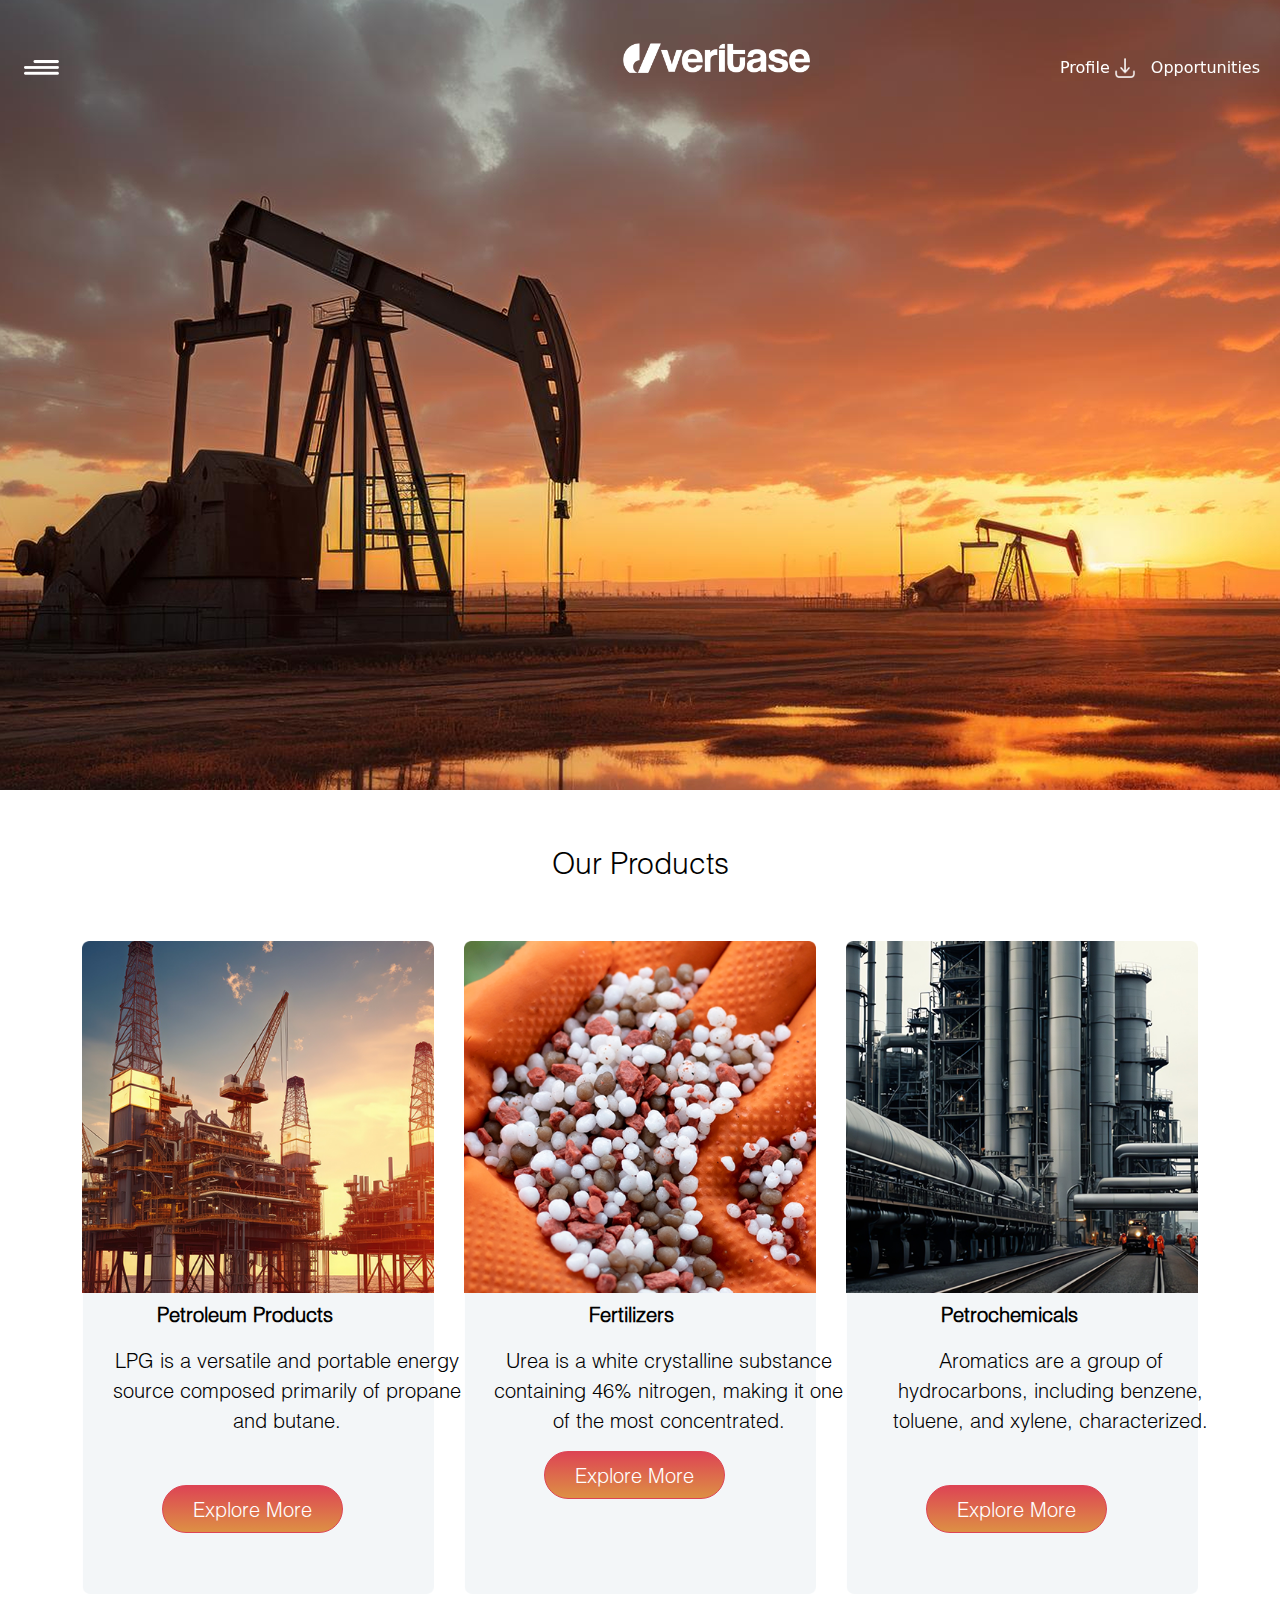
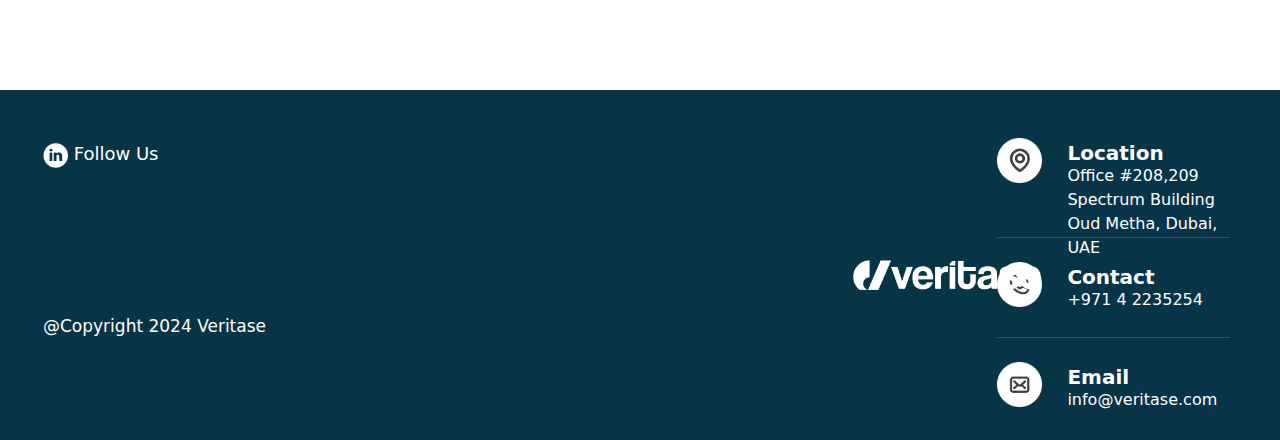
<file: ourproduct.html>
<!DOCTYPE html>
<html lang="en">
<head>
    <meta charset="UTF-8">
    <meta name="viewport" content="width=device-width, initial-scale=1.0">
    <title>ourproduct</title>
    <link rel="stylesheet" href="https://cdn.jsdelivr.net/npm/bootstrap@5.2.3/dist/css/bootstrap.min.css
    ">
    <link rel="stylesheet" href="https://cdn.jsdelivr.net/npm/bootstrap@4.6.2/dist/css/bootstrap.min.css"
        integrity="sha384-xOolHFLEh07PJGoPkLv1IbcEPTNtaed2xpHsD9ESMhqIYd0nLMwNLD69Npy4HI+N" crossorigin="anonymous">
    <link rel="stylesheet" href="https://cdnjs.cloudflare.com/ajax/libs/font-awesome/6.6.0/css/all.min.css"
        integrity="sha512-Kc323vGBEqzTmouAECnVceyQqyqdsSiqLQISBL29aUW4U/M7pSPA/gEUZQqv1cwx4OnYxTxve5UMg5GT6L4JJg=="
        crossorigin="anonymous" referrerpolicy="no-referrer" />
    <link rel="stylesheet" href="ourproduct.css">
</head>
<body>
    <header>
        <div class="container">
            <div class="row">
                <nav class="navbar navbar-expand-lg navbar-light fixed-top head-navbar">
                    <div class="container-fluid navbar-container">
                        <button class="btn menu-btn" type="button" data-bs-toggle="offcanvas"
                            data-bs-target="#menu-links">
                            <img src="images/menu.png" alt="Menu" style="width: 35px; height: 15px;">
                        </button>
                        <div class="logo"><a href="index.html"><img src="images/Logo.png" alt="logo"></a></div>
                        <ul class="navbar-nav right-side">
                            <li class="nav-item">
                                <a class="nav-link text-white" href="#">Profile <img src="images/download_icon.png"
                                        alt="arrow-img" class="down-arrow-icon"></a>
                            </li>
                            <li class="nav-item">
                                <a class="nav-link text-white" href="#">Opportunities</a>
                            </li>
                        </ul>


                    </div>
                </nav>
            </div>
        </div>
        <div class="offcanvas offcanvas-start menu-list" tabindex="-1" data-bs-backdrop="menu-links" id="menu-links"
            aria-labelledby="menu-linksLabel" style="width: 800px;">
            <div class="offcanvas-header">

                <button type="button" class="btn-close btn-close-white menu-close-btn" data-bs-dismiss="offcanvas"
                    aria-label="Close"></button>
            </div>
            <div class="offcanvas-body">
                <div>
                    <ul class="menu-links" id="menu-links">
                        <li class="menu-link"><a href="about.html">Who We Are</a></li>
                        <li class="menu-link"><a href="whatwedo.html">What We Do</a></li>
                        <li class="menu-link"><a href="#">Our Products</a></li>
                       
                        <li class="menu-link"><a href="contact.html">Contact Us</a></li>
                    </ul>
                </div>
            </div>
        </div>

    </header>
<main>
    <section>
        <div class="container pb-5 mb-5">
            <div class="row">
                <p class="product_head_text">Our Products</p>
                <div class="col-xl-12 col-lg-12 col-xxl-12 col-md-6 col-sm-6 col-xs-12">
                    <div class="our_product_container">
                        <div class="product_image_first_1">
                            <img src="images/petroleum products.png" alt="petroleum-product_img" class="img-fluid">
                            <div class="sub-content">
                                <p class="sub-content-first_head head_1">Petroleum Products</p>
                                <p class="sub-content-first_para">LPG is a versatile and portable energy source composed primarily of propane and butane.</p>
                                <button class="btn btn-lg explore-btn exp_1"><a href="petroleum.html">Explore More</a></button>
                            </div>
                        </div>
                        <div class="product_image_first_1">
                            <img src="images/fertilizers.png" alt="petroleum-product_img" class="img-fluid">
                            <div class="sub-content">
                                <p class="sub-content-first_head head_2">Fertilizers</p>
                                <p class="sub-content-first_para">Urea is a white crystalline substance containing 46% nitrogen, making it one of the most concentrated.</p>
                                <button class="btn btn-lg explore-btn"><a href="fertilizer.html">Explore More</a></button>
                            </div>
                        </div>
                        <div class="product_image_first_1">
                            <img src="images/Petrochemicals.png" alt="petroleum-product_img" class="img-fluid">
                            <div class="sub-content">
                                <p class="sub-content-first_head head_3">Petrochemicals
                                </p>
                                <p class="sub-content-first_para">Aromatics are a group of hydrocarbons, including benzene, toluene, and xylene, characterized.</p>
                                <button class="btn btn-lg explore-btn exp_3"><a href="petrochemicals.html">Explore More</a></button>
                            </div>
                        </div>
                    </div>
                </div>
            </div>
        </div>
    </section>
</main>
<footer>
    <div class="row">
        <div class="col-md-6 col-xl-6 col-lg-6 col-xxl-6 col-sm-6 col-xs-12 left-content">
            <img src="images/Logo.png" alt="logo" class="footer-logo">
            <!-- <p class="pt-4 subscriber-text">Subscribe Our Newsletter</p>
            <input type="text" name="text-box" id="text-box" placeholder="example@email.com" class="input-text-box">
            <img src="images/arrow.png" alt="sub-img" class="sub-icon" id="sub-icon"> -->

            <p class="foot-text"><a href="#"><img src="images/linkedin.png" alt="linked-img"
                        class="link-icon"></a>&nbsp;Follow Us</p>
            <p class="foot-text-1">@Copyright 2024 Veritase</p>

        </div>
        <div class="col-md-6 col-xl-6 col-lg-6 col-xxl-6 col-sm-6 col-xs-12 right-content pt-5">
            <div class="foot-list-item foot-li-item-1">
                <img src="images/location.png" alt="loction-icon" class="location-icon">
                <div class="foot-list-text-1">
                    <p class="foot-list-text-head">Location</p>
                    <p class="foot-list-text-para">Office #208,209 Spectrum Building<br>Oud Metha, Dubai, UAE</p>
                </div>
            </div>
            <div class="foot-list-item pt-4 foot-li-item-1">
                <img src="images/Contact.png" alt="call-icon" class="call-icon">
                <div class="foot-list-text-1">
                    <p class="foot-list-text-head">Contact</p>
                    <p class="foot-list-text-para">+971 4 2235254</p>
                </div>
            </div>
            <div class="foot-list-item pt-4">
                <img src="images/mail.png" alt="mail-icon" class="mail-icon">
                <div class="foot-list-text-1">
                    <p class="foot-list-text-head">Email</p>
                    <p class="foot-list-text-para">info@veritase.com</p>
                </div>
            </div>
        </div>
    </div>
</footer>

    <script src="https://cdn.jsdelivr.net/npm/jquery@3.5.1/dist/jquery.slim.min.js"
        integrity="sha384-DfXdz2htPH0lsSSs5nCTpuj/zy4C+OGpamoFVy38MVBnE+IbbVYUew+OrCXaRkfj"
        crossorigin="anonymous"></script>
    <script src="https://cdn.jsdelivr.net/npm/bootstrap@4.6.2/dist/js/bootstrap.bundle.min.js"
        integrity="sha384-Fy6S3B9q64WdZWQUiU+q4/2Lc9npb8tCaSX9FK7E8HnRr0Jz8D6OP9dO5Vg3Q9ct"
        crossorigin="anonymous"></script>
    <script src="https://cdn.jsdelivr.net/npm/bootstrap@5.2.3/dist/js/bootstrap.bundle.min.js
"></script>
<script src="script.js"></script>
</body>

</html>
</file>
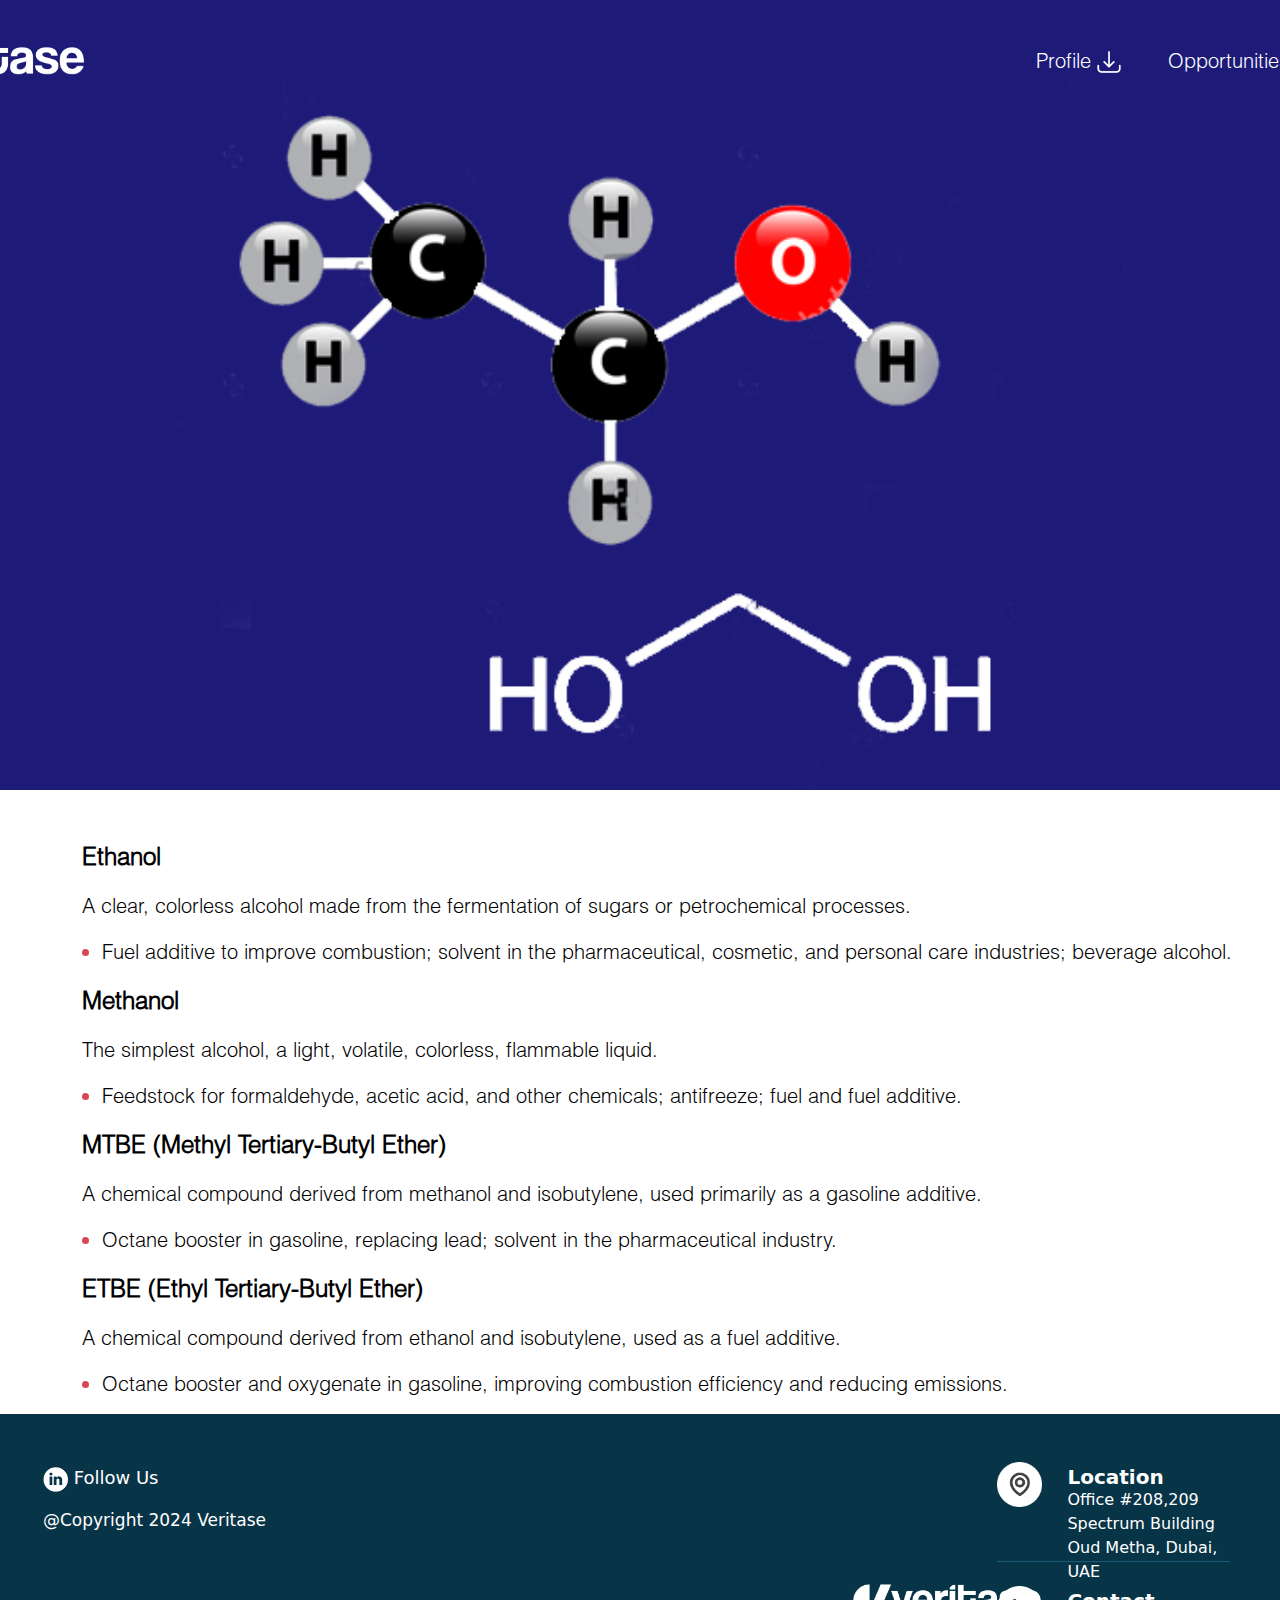
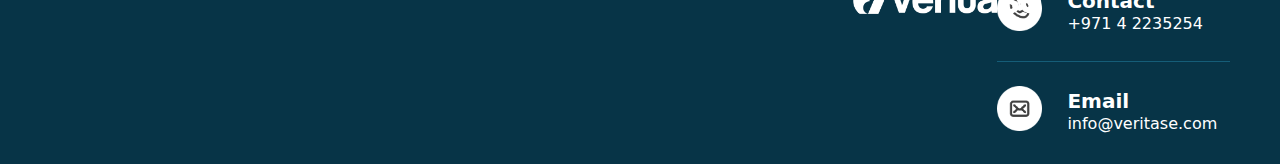
<file: oxygenates.html>
<!DOCTYPE html>
<html lang="en">

<head>
    <meta charset="UTF-8">
    <meta name="viewport" content="width=device-width, initial-scale=1.0">
    <title>ourproduct</title>
    <link rel="stylesheet" href="https://cdn.jsdelivr.net/npm/bootstrap@5.2.3/dist/css/bootstrap.min.css
    ">
    <link rel="stylesheet" href="https://cdn.jsdelivr.net/npm/bootstrap@4.6.2/dist/css/bootstrap.min.css"
        integrity="sha384-xOolHFLEh07PJGoPkLv1IbcEPTNtaed2xpHsD9ESMhqIYd0nLMwNLD69Npy4HI+N" crossorigin="anonymous">
    <link rel="stylesheet" href="https://cdnjs.cloudflare.com/ajax/libs/font-awesome/6.6.0/css/all.min.css"
        integrity="sha512-Kc323vGBEqzTmouAECnVceyQqyqdsSiqLQISBL29aUW4U/M7pSPA/gEUZQqv1cwx4OnYxTxve5UMg5GT6L4JJg=="
        crossorigin="anonymous" referrerpolicy="no-referrer" />
    <link rel="stylesheet" href="oxygenates.css">
</head>

<body>
    <header>
        <div class="container">
            <div class="row">
                <div class="navbar">
                    <div class="logo"><a href="index.html"><img src="images/Logo.png" alt="logo"></a></div>
                    <ul class="nav-links">
                        <li><a href="#">Profile <img src="images/download_icon.png" alt="downarrow-icon"></a></li>
                        <li><a href="#">Opportunities</a></li>
                    </ul>
                    <button class="btn menu-icon" type="button" data-bs-toggle="offcanvas" data-bs-target="#menu-links">
                        <img src="images/menu.png" alt="menu-img">
                    </button>
                </div>
            </div>
        </div>
        <div class="offcanvas offcanvas-end menu-list" tabindex="-1" data-bs-backdrop="menu-links" id="menu-links"
            aria-labelledby="menu-linksLabel" style="width: 800px;">
            <div class="offcanvas-header">

                <button type="button" class="btn-close btn-close-white menu-close-btn" data-bs-dismiss="offcanvas"
                    aria-label="Close"></button>
            </div>
            <div class="offcanvas-body">
                <div>
                    <ul class="menu-links" id="menu-links">
                        <li class="menu-link"><a href="about.html">Who We Are</a></li>
                        <li class="menu-link"><a href="whatwedo.html">What We Do</a></li>
                        <li class="menu-link"><a href="ourproduct.html">Our Products</a></li>
                        <li class="menu-link"><a href="contact.html">Contact Us</a></li>
                    </ul>
                </div>
            </div>
        </div>
    </header>
    <main>
        <div class="container-fluid mt-5">
            <div class="row">
                <div class="col-xl-12 col-md-6 col-xs-12 col-xxl-12 col-lg-12 col-sm-6">
                    <p class="tabcontent_head">Ethanol</p>
                    <p class="tabcontent_first_para">A clear, colorless alcohol made from the fermentation of sugars or petrochemical processes.</p>
                    <ul class="tabcontent_second_para">
                        <li>Fuel additive to improve combustion; solvent in the pharmaceutical, cosmetic, and personal care industries; beverage alcohol.</li>
                        </ul>
                    <p class="tabcontent_head">Methanol</p>
                    <p class="tabcontent_first_para">The simplest alcohol, a light, volatile, colorless, flammable liquid.</p>
                    <ul class="tabcontent_second_para">
                        <li>Feedstock for formaldehyde, acetic acid, and other chemicals; antifreeze; fuel and fuel additive.</li>
                        </ul>
                        <p class="tabcontent_head">MTBE (Methyl Tertiary-Butyl Ether)</p>
                    <p class="tabcontent_first_para">A chemical compound derived from methanol and isobutylene, used primarily as a gasoline additive.</p>
                    <ul class="tabcontent_second_para">
                        <li>Octane booster in gasoline, replacing lead; solvent in the pharmaceutical industry.</li>
                        </ul>
                        <p class="tabcontent_head">ETBE (Ethyl Tertiary-Butyl Ether)</p>
                    <p class="tabcontent_first_para">A chemical compound derived from ethanol and isobutylene, used as a fuel additive.</p>
                    <ul class="tabcontent_second_para">
                        <li>Octane booster and oxygenate in gasoline, improving combustion efficiency and reducing emissions.</li>
                        </ul>
                                        </div>
            </div>
        </div>
    </main>
    <footer>
        <div class="row">
            <div class="col-md-6 col-xl-6 col-lg-6 col-xxl-6 col-sm-6 col-xs-12 left-content">
                <img src="images/Logo.png" alt="logo" class="footer-logo">
                <!-- <p class="pt-4 subscriber-text">Subscribe Our Newsletter</p>
                <input type="text" name="text-box" id="text-box" placeholder="example@email.com" class="input-text-box">
                <img src="images/arrow.png" alt="sub-img" class="sub-icon" id="sub-icon"> -->
                <div class="foot-text-content">
                <p class="foot-text"><a href="#"><img src="images/linkedin.png" alt="linked-img"
                            class="link-icon"></a>&nbsp;Follow Us</p>
                <p class="foot-text-1">@Copyright 2024 Veritase</p>
                </div>
            </div>
            <div class="col-md-6 col-xl-6 col-lg-6 col-xxl-6 col-sm-6 col-xs-12 right-content pt-5">
                <div class="foot-list-item foot-li-item-1">
                    <img src="images/location.png" alt="loction-icon" class="location-icon">
                    <div class="foot-list-text-1">
                        <p class="foot-list-text-head">Location</p>
                        <p class="foot-list-text-para">Office #208,209 Spectrum Building<br>Oud Metha, Dubai, UAE</p>
                    </div>
                </div>
                <div class="foot-list-item pt-4 foot-li-item-1">
                    <img src="images/Contact.png" alt="call-icon" class="call-icon">
                    <div class="foot-list-text-1">
                        <p class="foot-list-text-head">Contact</p>
                        <p class="foot-list-text-para">+971 4 2235254</p>
                    </div>
                </div>
                <div class="foot-list-item pt-4">
                    <img src="images/mail.png" alt="mail-icon" class="mail-icon">
                    <div class="foot-list-text-1">
                        <p class="foot-list-text-head">Email</p>
                        <p class="foot-list-text-para">info@veritase.com</p>
                    </div>
                </div>
            </div>
        </div>
    </footer>


    <script src="https://cdn.jsdelivr.net/npm/jquery@3.5.1/dist/jquery.slim.min.js"
        integrity="sha384-DfXdz2htPH0lsSSs5nCTpuj/zy4C+OGpamoFVy38MVBnE+IbbVYUew+OrCXaRkfj"
        crossorigin="anonymous"></script>
    <script src="https://cdn.jsdelivr.net/npm/bootstrap@4.6.2/dist/js/bootstrap.bundle.min.js"
        integrity="sha384-Fy6S3B9q64WdZWQUiU+q4/2Lc9npb8tCaSX9FK7E8HnRr0Jz8D6OP9dO5Vg3Q9ct"
        crossorigin="anonymous"></script>
    <script src="https://cdn.jsdelivr.net/npm/bootstrap@5.2.3/dist/js/bootstrap.bundle.min.js
"></script>
<script src="script.js"></script>
   </body>

</html>
</file>
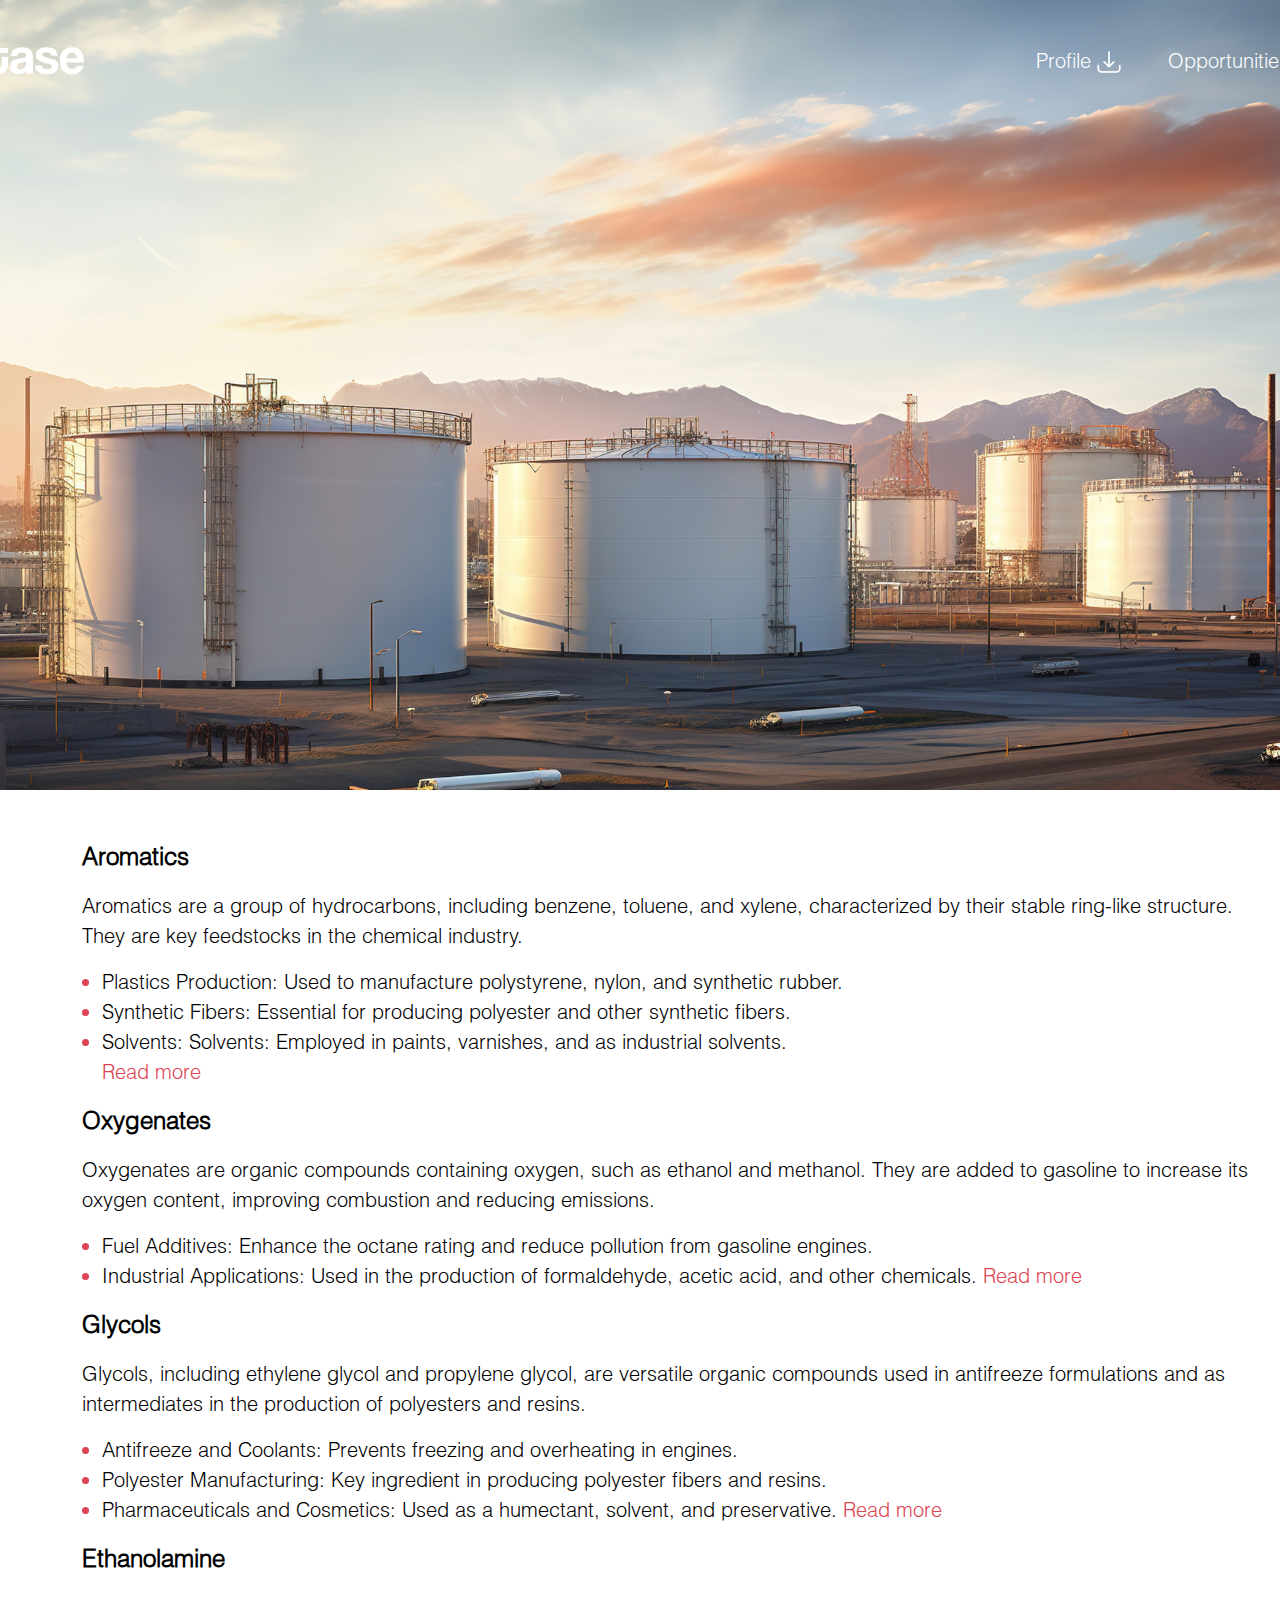
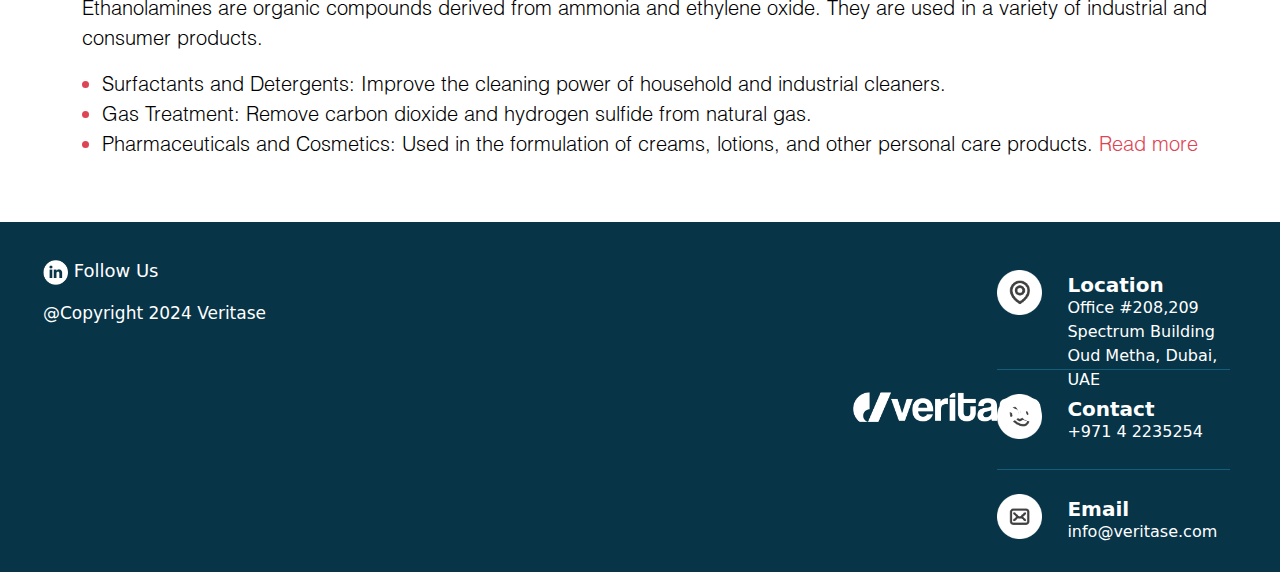
<file: petrochemicals.html>
<!DOCTYPE html>
<html lang="en">

<head>
    <meta charset="UTF-8">
    <meta name="viewport" content="width=device-width, initial-scale=1.0">
    <title>ourproduct</title>
    <link rel="stylesheet" href="https://cdn.jsdelivr.net/npm/bootstrap@5.2.3/dist/css/bootstrap.min.css
    ">
    <link rel="stylesheet" href="https://cdn.jsdelivr.net/npm/bootstrap@4.6.2/dist/css/bootstrap.min.css"
        integrity="sha384-xOolHFLEh07PJGoPkLv1IbcEPTNtaed2xpHsD9ESMhqIYd0nLMwNLD69Npy4HI+N" crossorigin="anonymous">
    <link rel="stylesheet" href="https://cdnjs.cloudflare.com/ajax/libs/font-awesome/6.6.0/css/all.min.css"
        integrity="sha512-Kc323vGBEqzTmouAECnVceyQqyqdsSiqLQISBL29aUW4U/M7pSPA/gEUZQqv1cwx4OnYxTxve5UMg5GT6L4JJg=="
        crossorigin="anonymous" referrerpolicy="no-referrer" />
    <link rel="stylesheet" href="petrochemical.css">
</head>

<body>
    <header>
        <div class="container">
            <div class="row">
                <div class="navbar">
                    <div class="logo"><a href="index.html"><img src="images/Logo.png" alt="logo"></a></div>
                    <ul class="nav-links">
                        <li><a href="#">Profile <img src="images/download_icon.png" alt="downarrow-icon"></a></li>
                        <li><a href="#">Opportunities</a></li>
                    </ul>
                    <button class="btn menu-icon" type="button" data-bs-toggle="offcanvas" data-bs-target="#menu-links">
                        <img src="images/menu.png" alt="menu-img">
                    </button>
                </div>
            </div>
        </div>
        <div class="offcanvas offcanvas-end menu-list" tabindex="-1" data-bs-backdrop="menu-links" id="menu-links"
            aria-labelledby="menu-linksLabel">
            <div class="offcanvas-header">

                <button type="button" class="btn-close btn-close-white menu-close-btn" data-bs-dismiss="offcanvas"
                    aria-label="Close"></button>
            </div>
            <div class="offcanvas-body">
                <div>
                    <ul class="menu-links" id="menu-links">
                        <li class="menu-link"><a href="about.html">Who We Are</a></li>
                        <li class="menu-link"><a href="whatwedo.html">What We Do</a></li>
                        <li class="menu-link"><a href="ourproduct.html">Our Products</a></li>
                       
                        <li class="menu-link"><a href="contact.html">Contact Us</a></li>
                    </ul>
                </div>
            </div>
        </div>
    </header>
    <main>
        <div class="container-fluid mt-5 mb-5">
            <div class="row">
                <div class="col-xl-12 col-md-6 col-xs-12 col-xxl-12 col-lg-12 col-sm-6">
                    <p class="tabcontent_head">Aromatics</p>
                    <p class="tabcontent_first_para">Aromatics are a group of hydrocarbons, including benzene, toluene, and xylene, characterized by their stable ring-like structure. They are key feedstocks in the chemical industry.</p>
                    <ul class="tabcontent_second_para">
                        <li>Plastics Production: Used to manufacture polystyrene, nylon, and synthetic rubber.</li>
                        <li>Synthetic Fibers: Essential for producing polyester and other synthetic fibers.</li>
                        <li>Solvents: Solvents: Employed in paints, varnishes, and as industrial solvents.<br> <span class="read_more_text"><a href="aeromatics.html">Read more</a></span></li>
                    </ul>
                    <p class="tabcontent_head">Oxygenates</p>
                    <p class="tabcontent_first_para">Oxygenates are organic compounds containing oxygen, such as ethanol and methanol. They are added to gasoline to increase its oxygen content, improving combustion and reducing emissions.</p>
                    <ul class="tabcontent_second_para">
                        <li>Fuel Additives: Enhance the octane rating and reduce pollution from gasoline engines.</li>
                        <li>Industrial Applications: Used in the production of formaldehyde, acetic acid, and other chemicals. <span class="read_more_text"><a href="oxygenates.html">Read more</a></span></li>
                        
                    </ul>
                    <p class="tabcontent_head">Glycols</p>
                    <p class="tabcontent_first_para">Glycols, including ethylene glycol and propylene glycol, are versatile organic compounds used in antifreeze formulations and as intermediates in the production of polyesters and resins.</p>
                    <ul class="tabcontent_second_para">
                        <li>Antifreeze and Coolants: Prevents freezing and overheating in engines.</li>
                        <li>Polyester Manufacturing: Key ingredient in producing polyester fibers and resins.</li>
                        <li>Pharmaceuticals and Cosmetics: Used as a humectant, solvent, and preservative.  <span class="read_more_text"><a href="glycols.html">Read more</a></span></li>
                        
                    </ul>
                    <p class="tabcontent_head">Ethanolamine</p>
                    <p class="tabcontent_first_para">Ethanolamines are organic compounds derived from ammonia and ethylene oxide. They are used in a variety of industrial and consumer products.</p>
                    <ul class="tabcontent_second_para">
                        <li>Surfactants and Detergents: Improve the cleaning power of household and industrial cleaners.</li>
                        <li>Gas Treatment: Remove carbon dioxide and hydrogen sulfide from natural gas.</li>
                        <li>Pharmaceuticals and Cosmetics: Used in the formulation of creams, lotions, and other personal care products.  <span class="read_more_text"><a href="ethanalomine.html">Read more</a></span></li>
                        
                    </ul>
                </div>
            </div>
        </div>
    </main>
    <footer>
        <div class="row">
            <div class="col-md-6 col-xl-6 col-lg-6 col-xxl-6 col-sm-6 col-xs-12 left-content">
                <img src="images/Logo.png" alt="logo" class="footer-logo">
                <!-- <p class="pt-4 subscriber-text">Subscribe Our Newsletter</p>
                <input type="text" name="text-box" id="text-box" placeholder="example@email.com" class="input-text-box">
                <img src="images/arrow.png" alt="sub-img" class="sub-icon" id="sub-icon"> -->
                <div class="footer-text-para-content">
                <p class="foot-text"><a href="#"><img src="images/linkedin.png" alt="linked-img"
                            class="link-icon"></a>&nbsp;Follow Us</p>
                <p class="foot-text-1">@Copyright 2024 Veritase</p>
                </div>
            </div>
            <div class="col-md-6 col-xl-6 col-lg-6 col-xxl-6 col-sm-6 col-xs-12 right-content pt-5">
                <div class="foot-list-item foot-li-item-1">
                    <img src="images/location.png" alt="loction-icon" class="location-icon">
                    <div class="foot-list-text-1">
                        <p class="foot-list-text-head">Location</p>
                        <p class="foot-list-text-para">Office #208,209 Spectrum Building<br>Oud Metha, Dubai, UAE</p>
                    </div>
                </div>
                <div class="foot-list-item pt-4 foot-li-item-1">
                    <img src="images/Contact.png" alt="call-icon" class="call-icon">
                    <div class="foot-list-text-1">
                        <p class="foot-list-text-head">Contact</p>
                        <p class="foot-list-text-para">+971 4 2235254</p>
                    </div>
                </div>
                <div class="foot-list-item pt-4">
                    <img src="images/mail.png" alt="mail-icon" class="mail-icon">
                    <div class="foot-list-text-1">
                        <p class="foot-list-text-head">Email</p>
                        <p class="foot-list-text-para">info@veritase.com</p>
                    </div>
                </div>
            </div>
        </div>
    </footer>
    <script src="https://cdn.jsdelivr.net/npm/jquery@3.5.1/dist/jquery.slim.min.js"
        integrity="sha384-DfXdz2htPH0lsSSs5nCTpuj/zy4C+OGpamoFVy38MVBnE+IbbVYUew+OrCXaRkfj"
        crossorigin="anonymous"></script>
    <script src="https://cdn.jsdelivr.net/npm/bootstrap@4.6.2/dist/js/bootstrap.bundle.min.js"
        integrity="sha384-Fy6S3B9q64WdZWQUiU+q4/2Lc9npb8tCaSX9FK7E8HnRr0Jz8D6OP9dO5Vg3Q9ct"
        crossorigin="anonymous"></script>
    <script src="https://cdn.jsdelivr.net/npm/bootstrap@5.2.3/dist/js/bootstrap.bundle.min.js
"></script>
<script src="script.js"></script>
   </body>

</html>
</file>
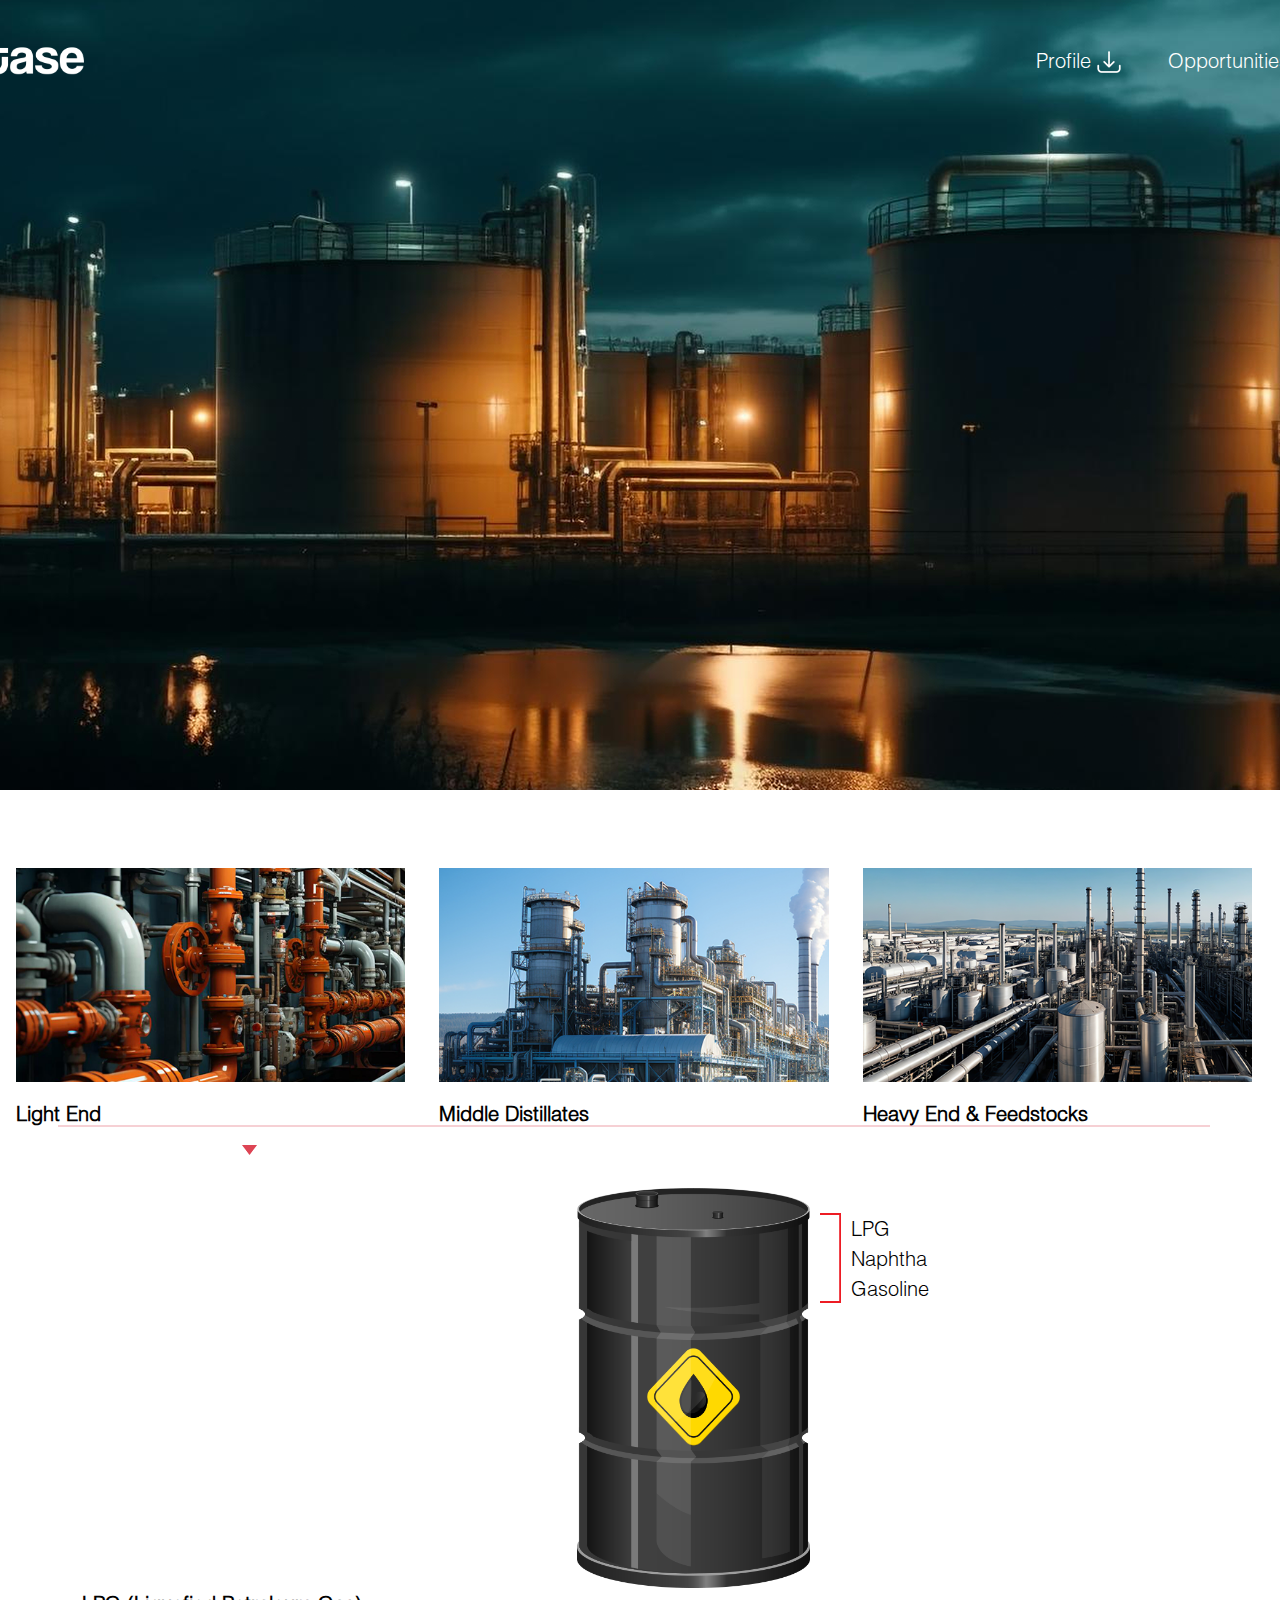
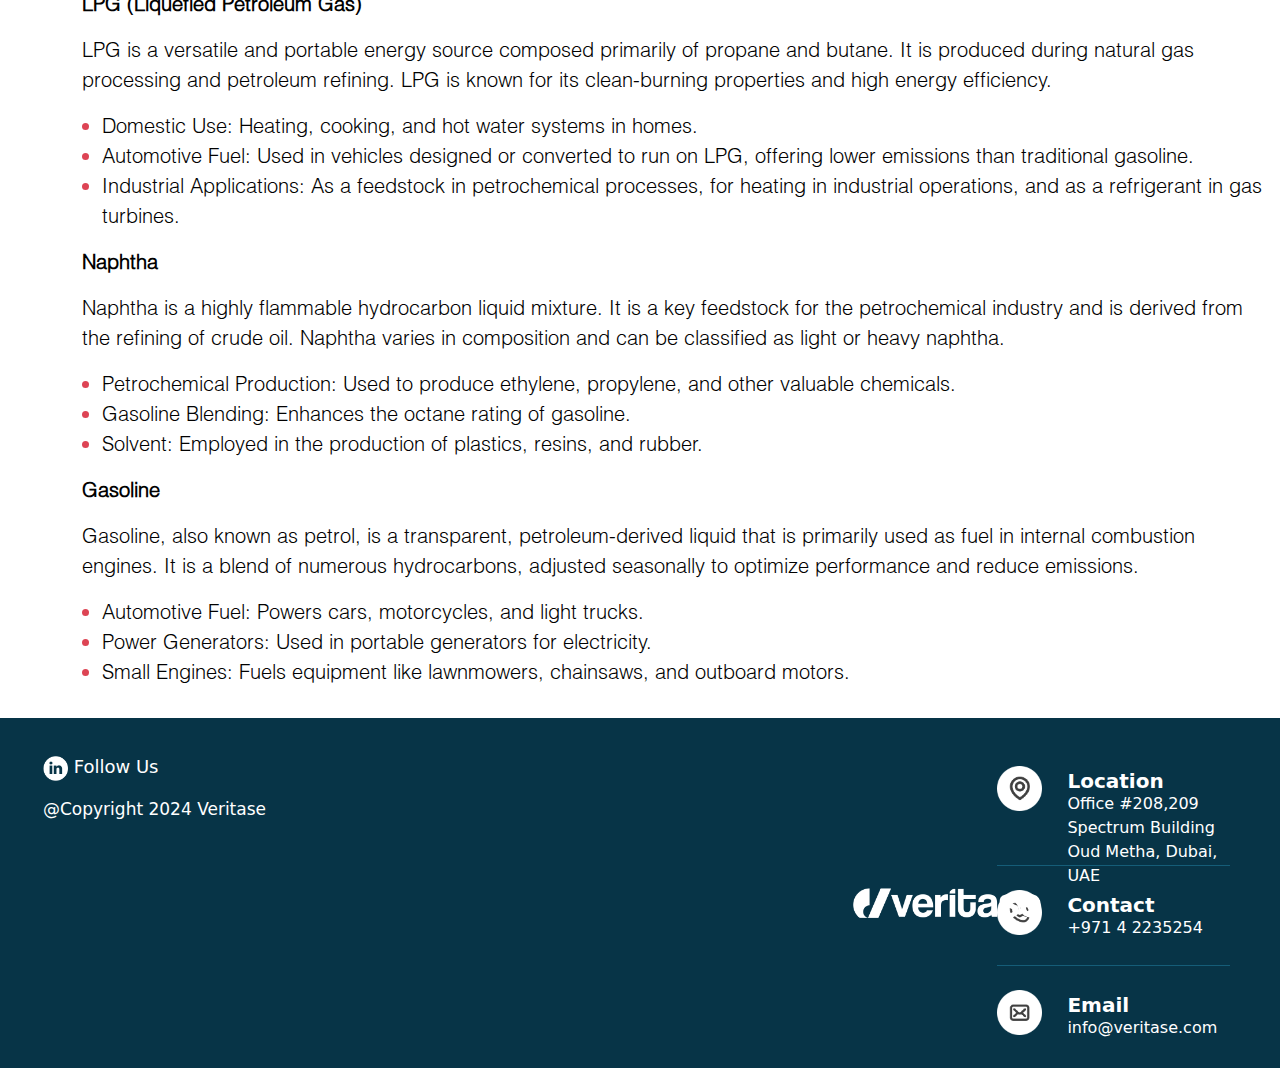
<file: petroleum.html>
<!DOCTYPE html>
<html lang="en">

<head>
    <meta charset="UTF-8">
    <meta name="viewport" content="width=device-width, initial-scale=1.0">
    <title>ourproduct</title>
    <link rel="stylesheet" href="https://cdn.jsdelivr.net/npm/bootstrap@5.2.3/dist/css/bootstrap.min.css
    ">
    <link rel="stylesheet" href="https://cdn.jsdelivr.net/npm/bootstrap@4.6.2/dist/css/bootstrap.min.css"
        integrity="sha384-xOolHFLEh07PJGoPkLv1IbcEPTNtaed2xpHsD9ESMhqIYd0nLMwNLD69Npy4HI+N" crossorigin="anonymous">
    <link rel="stylesheet" href="https://cdnjs.cloudflare.com/ajax/libs/font-awesome/6.6.0/css/all.min.css"
        integrity="sha512-Kc323vGBEqzTmouAECnVceyQqyqdsSiqLQISBL29aUW4U/M7pSPA/gEUZQqv1cwx4OnYxTxve5UMg5GT6L4JJg=="
        crossorigin="anonymous" referrerpolicy="no-referrer" />
    <link rel="stylesheet" href="petroleum.css">
</head>

<body>
    <header>
        <div class="container">
            <div class="row">
                <div class="navbar">
                    <div class="logo"><a href="index.html"><img src="images/Logo.png" alt="logo"></a></div>
                    <ul class="nav-links">
                        <li><a href="#">Profile <img src="images/download_icon.png" alt="downarrow-icon"></a></li>
                        <li><a href="#">Opportunities</a></li>
                    </ul>
                    <button class="btn menu-icon" type="button" data-bs-toggle="offcanvas" data-bs-target="#menu-links">
                        <img src="images/menu.png" alt="menu-img">
                    </button>
                </div>
            </div>
        </div>
        <div class="offcanvas offcanvas-end menu-list" tabindex="-1" data-bs-backdrop="menu-links" id="menu-links"
            aria-labelledby="menu-linksLabel" style="width: 800px;">
            <div class="offcanvas-header">

                <button type="button" class="btn-close btn-close-white menu-close-btn" data-bs-dismiss="offcanvas"
                    aria-label="Close"></button>
            </div>
            <div class="offcanvas-body">
                <div>
                    <ul class="menu-links" id="menu-links">
                        <li class="menu-link"><a href="about.html">Who We Are</a></li>
                        <li class="menu-link"><a href="whatwedo.html">What We Do</a></li>
                        <li class="menu-link"><a href="ourproduct.html">Our Products</a></li>
                       
                        <li class="menu-link"><a href="contact.html">Contact Us</a></li>
                    </ul>
                </div>
            </div>
        </div>

    </header>
    <main>
        <section>
            <div class="container-fluid">
                <div class="row tab-image-content">
                  
                    <ul class="nav nav-pills tab-container" id="pills-tab" role="tablist">
                        <li class="nav-item  mb-5" role="presentation">
                            <button class="nav-link active" id="pills-home-tab" data-bs-toggle="pill"
                                data-bs-target="#pills-home" type="button" role="tab" aria-controls="pills-home"
                                aria-selected="true"><img src="images/Lightend.png" alt=""  class="img-fluid"><p class="image_head_text pt-3">Light End</p></button>
                        </li>
                        <li class="nav-item  mb-5" role="presentation">
                            <button class="nav-link" id="pills-profile-tab" data-bs-toggle="pill"
                                data-bs-target="#pills-profile" type="button" role="tab" aria-controls="pills-profile"
                                aria-selected="false"><img src="images/middle.png" alt=""  class="img-fluid"><p class="image_head_text pt-3">Middle Distillates</p></button>
                        </li>
                        <li class="nav-item  mb-5" role="presentation">
                            <button class="nav-link" id="pills-contact-tab" data-bs-toggle="pill"
                                data-bs-target="#pills-contact" type="button" role="tab" aria-controls="pills-contact"
                                aria-selected="false"><img src="images/heavy end.png" alt=""  class="img-fluid"><p class="image_head_text pt-3">Heavy End & Feedstocks</p></button>
                        </li>
<hr class="active_hr">
                    </ul>
                    <div class="tab-content pb-3" id="pills-tabContent">
                        <div class="tab-pane fade show active content-view_1" id="pills-home" role="tabpanel"
                            aria-labelledby="pills-home-tab" tabindex="0">
                            <img src="images/down arrow.png" alt="caret_icon" class="caret_icon">
                            <img src="images/barrel.png" alt="barrel-img" class="img-fluid content-img"><img src="images/marking.png" alt="marking_img" class="marking_img"><Span class="marking_text">LPG<br>Naphtha<br>Gasoline</Span>
                            
                            <p class="tabcontent_head">LPG (Liquefied Petroleum Gas)</p>
                            <p class="tabcontent_first_para">LPG is a versatile and portable energy source composed primarily of propane and butane. It is produced during natural gas processing and petroleum refining. LPG is known for its clean-burning properties and high energy efficiency.</p>
                            <ul class="tabcontent_second_para">
                                <li>Domestic Use: Heating, cooking, and hot water systems in homes.</li>
                                <li>Automotive Fuel: Used in vehicles designed or converted to run on LPG, offering lower emissions than traditional gasoline.</li>
                                <li>Industrial Applications: As a feedstock in petrochemical processes, for heating in industrial operations, and as a refrigerant in gas turbines.</li>
                            </ul>
                            <p class="tabcontent_head">Naphtha</p>
                            <p class="tabcontent_first_para">Naphtha is a highly flammable hydrocarbon liquid mixture. It is a key feedstock for the petrochemical industry and is derived from the refining of crude oil. Naphtha varies in composition and can be classified as light or heavy naphtha.</p>
                            <ul class="tabcontent_second_para">
                                <li>Petrochemical Production: Used to produce ethylene, propylene, and other valuable chemicals.</li>
                                <li>Gasoline Blending: Enhances the octane rating of gasoline.</li>
                                <li>Solvent: Employed in the production of plastics, resins, and rubber.</li>
                            </ul>
                            <p class="tabcontent_head">Gasoline</p>
                            <p class="tabcontent_first_para">Gasoline, also known as petrol, is a transparent, petroleum-derived liquid that is primarily used as fuel in internal combustion engines. It is a blend of numerous hydrocarbons, adjusted seasonally to optimize performance and reduce emissions.</p>
                            <ul class="tabcontent_second_para">
                                <li>Automotive Fuel: Powers cars, motorcycles, and light trucks.
                                </li>
                                <li>Power Generators: Used in portable generators for electricity.
                                </li>
                                <li>Small Engines: Fuels equipment like lawnmowers, chainsaws, and outboard motors.
                                </li>
                            </ul>
                        </div>
                        <div class="tab-pane fade" id="pills-profile" role="tabpanel"
                            aria-labelledby="pills-profile-tab" tabindex="0">
                            <img src="images/down arrow.png" alt="caret_icon" class="caret_icon_1">
                            <img src="images/barrel.png" alt="barrel-img" class="img-fluid content-img"><img src="images/marking.png" alt="marking_img" class="marking_img_1"><Span class="marking_text_1">Kerosene<br>Low and High<br>Sulphur Gasoil</Span>
                            
                            <p class="tabcontent_head">Kerosene</p>
                            <p class="tabcontent_first_para">Kerosene is a light fuel oil obtained by distilling crude oil. It has a lower volatility than gasoline, making it safer to handle and store. Kerosene is prized for its clean-burning properties.</p>
                            <ul class="tabcontent_second_para">
                                <li>Jet Fuel: Primary component of aviation fuel (Jet-A, Jet-A1).</li>
                                <li>Heating Oil: Used in space heaters, lamps, and stoves.
                                </li>
                                <li>Industrial Applications: Solvent for greases and insecticides, and as a cleaning agent..</li>
                            </ul>
                            <p class="tabcontent_head">Low and High Sulphur Gasoil</p>
                            <p class="tabcontent_first_para">Gasoil, also known as diesel, is a middle distillate used as fuel. The sulfur content can vary, with low sulfur gasoil (ULSD) being more environmentally friendly due to lower emissions of sulfur oxides.</p>
                            <ul class="tabcontent_second_para">
                                <li>Diesel Engines: Fuel for trucks, buses, trains, and marine vessels.</li>
                                <li>Heating Oil: Used in residential and commercial heating systems.</li>
                                <li>Power Generation: In generators for electricity production.</li>
                            </ul>
                                                   </div>
                        <div class="tab-pane fade" id="pills-contact" role="tabpanel"
                            aria-labelledby="pills-contact-tab" tabindex="0">
                            <img src="images/down arrow.png" alt="caret_icon" class="caret_icon_2">
                            <img src="images/barrel.png" alt="barrel-img" class="img-fluid content-img"><img src="images/marking.png" alt="marking_img" class="marking_img_3"><Span class="marking_text_3">Fuel Oil<br>VGO (Vaccum Gas Oil)<br>Bitumen</Span>
                            
                            <p class="tabcontent_head">Fuel Oil</p>
                            <p class="tabcontent_first_para">Fuel oil is a fraction obtained from petroleum distillation, either as a distillate or a residue. It is used primarily for heating or as a fuel in marine vessels. Fuel oils are classified into different grades based on their viscosity and boiling point.</p>
                            <ul class="tabcontent_second_para">
                                <li>Industrial Heating: Used in furnaces and boilers in manufacturing plants
                                </li>
                                <li>Power Generation: Fuel for power plants and backup generators.
                                </li>
                                <li>Marine Fuel: Bunker fuel for ships and large marine vessels.
                                </li>
                            </ul>
                            <p class="tabcontent_head">VGO
                            </p>
                            <p class="tabcontent_first_para">VGO is a heavy distillate product derived from the vacuum distillation of crude oil. It serves as a crucial feedstock for fluid catalytic cracking (FCC) units, which produce lighter products like gasoline and diesel.</p>
                            <ul class="tabcontent_second_para">
                                <li>Feedstock for Refineries: Converted into valuable lighter products such as gasoline, diesel, and jet fuel through catalytic cracking.</li>
                                <li>Blending Component: Used in the blending of various fuels.
                                </li>
                             </ul>
                            
                        </div>
                        
                    </div>

                </div>
            </div>
        </section>

    </main>
    <footer>
        <div class="row">
            <div class="col-md-6 col-xl-6 col-lg-6 col-xxl-6 col-sm-6 col-xs-12 left-content">
                <img src="images/Logo.png" alt="logo" class="footer-logo">
                <!-- <p class="pt-4 subscriber-text">Subscribe Our Newsletter</p>
                <input type="text" name="text-box" id="text-box" placeholder="example@email.com" class="input-text-box">
                <img src="images/arrow.png" alt="sub-img" class="sub-icon" id="sub-icon"> -->
                <div class="footer-text-para-content">
                <p class="foot-text"><a href="#"><img src="images/linkedin.png" alt="linked-img"
                            class="link-icon"></a>&nbsp;Follow Us</p>
                <p class="foot-text-1">@Copyright 2024 Veritase</p>
                </div>
            </div>
            <div class="col-md-6 col-xl-6 col-lg-6 col-xxl-6 col-sm-6 col-xs-12 right-content pt-5">
                <div class="foot-list-item foot-li-item-1">
                    <img src="images/location.png" alt="loction-icon" class="location-icon">
                    <div class="foot-list-text-1">
                        <p class="foot-list-text-head">Location</p>
                        <p class="foot-list-text-para">Office #208,209 Spectrum Building<br>Oud Metha, Dubai, UAE</p>
                    </div>
                </div>
                <div class="foot-list-item pt-4 foot-li-item-1">
                    <img src="images/Contact.png" alt="call-icon" class="call-icon">
                    <div class="foot-list-text-1">
                        <p class="foot-list-text-head">Contact</p>
                        <p class="foot-list-text-para">+971 4 2235254</p>
                    </div>
                </div>
                <div class="foot-list-item pt-4">
                    <img src="images/mail.png" alt="mail-icon" class="mail-icon">
                    <div class="foot-list-text-1">
                        <p class="foot-list-text-head">Email</p>
                        <p class="foot-list-text-para">info@veritase.com</p>
                    </div>
                </div>
            </div>
        </div>
    </footer>


    <script src="https://cdn.jsdelivr.net/npm/jquery@3.5.1/dist/jquery.slim.min.js"
        integrity="sha384-DfXdz2htPH0lsSSs5nCTpuj/zy4C+OGpamoFVy38MVBnE+IbbVYUew+OrCXaRkfj"
        crossorigin="anonymous"></script>
    <script src="https://cdn.jsdelivr.net/npm/bootstrap@4.6.2/dist/js/bootstrap.bundle.min.js"
        integrity="sha384-Fy6S3B9q64WdZWQUiU+q4/2Lc9npb8tCaSX9FK7E8HnRr0Jz8D6OP9dO5Vg3Q9ct"
        crossorigin="anonymous"></script>
    <script src="https://cdn.jsdelivr.net/npm/bootstrap@5.2.3/dist/js/bootstrap.bundle.min.js
"></script>
   
<script src="script.js"></script>
</body>

</html>
</file>
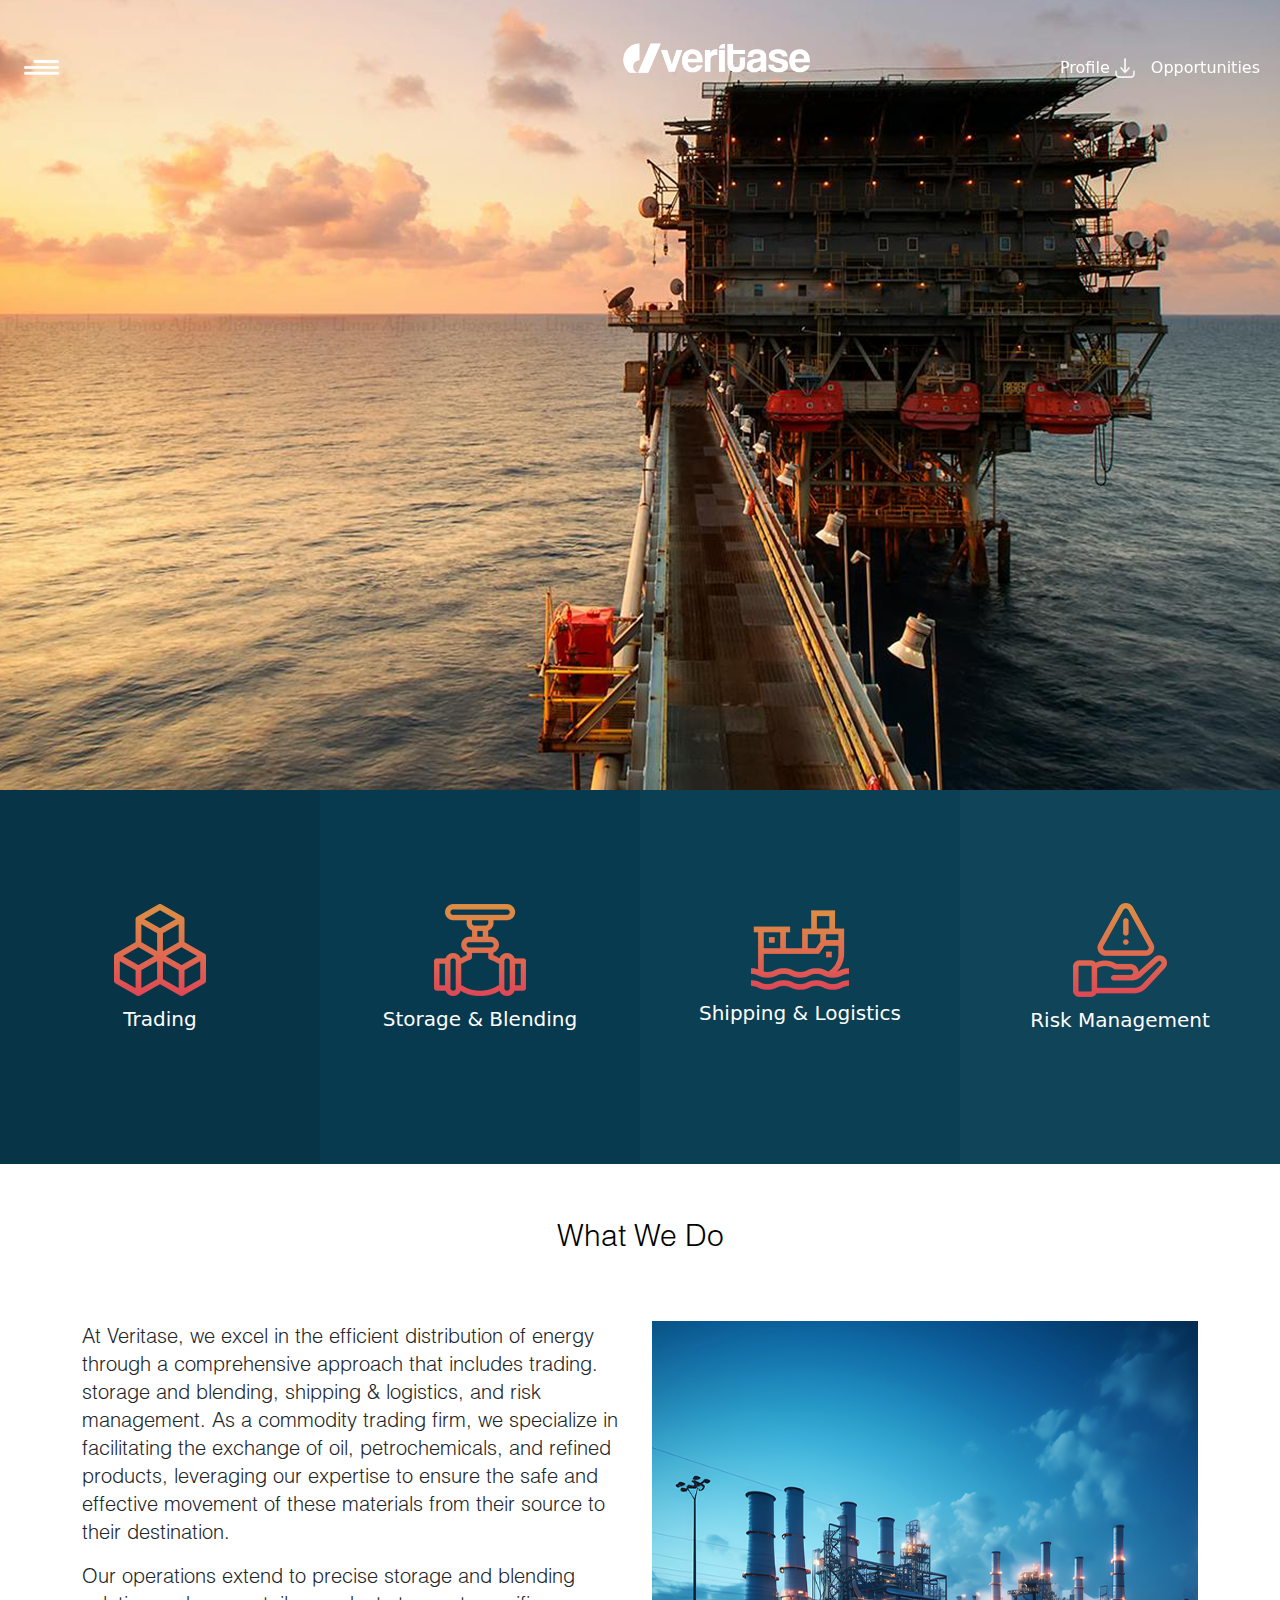
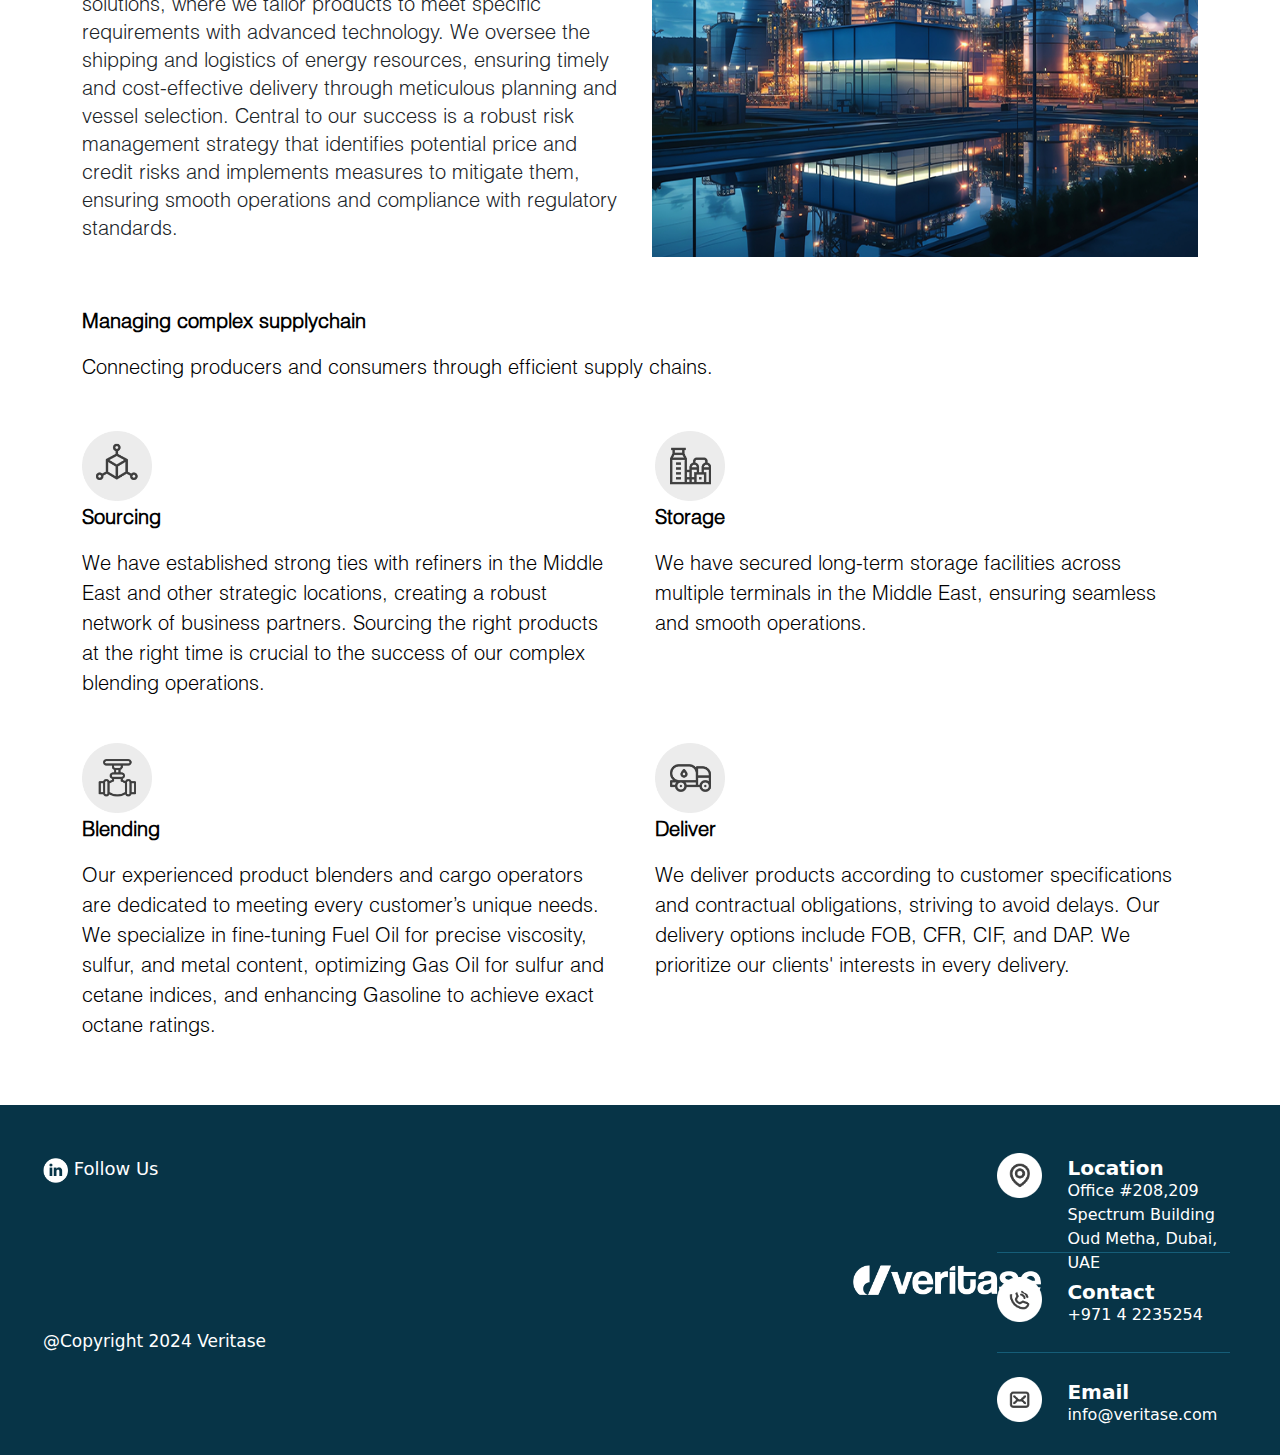
<file: whatwedo.html>
<!DOCTYPE html>
<html lang="en">

<head>
    <meta charset="UTF-8">
    <meta name="viewport" content="width=device-width, initial-scale=1.0">
    <title>Whatwedo</title>
    <link rel="stylesheet" href="https://cdn.jsdelivr.net/npm/bootstrap@5.2.3/dist/css/bootstrap.min.css
    ">
    <link rel="stylesheet" href="https://cdn.jsdelivr.net/npm/bootstrap@4.6.2/dist/css/bootstrap.min.css"
        integrity="sha384-xOolHFLEh07PJGoPkLv1IbcEPTNtaed2xpHsD9ESMhqIYd0nLMwNLD69Npy4HI+N" crossorigin="anonymous">
    <link rel="stylesheet" href="https://cdnjs.cloudflare.com/ajax/libs/font-awesome/6.6.0/css/all.min.css"
        integrity="sha512-Kc323vGBEqzTmouAECnVceyQqyqdsSiqLQISBL29aUW4U/M7pSPA/gEUZQqv1cwx4OnYxTxve5UMg5GT6L4JJg=="
        crossorigin="anonymous" referrerpolicy="no-referrer" />
    <link rel="stylesheet" href="whatwedo.css">
</head>

<body>
    <header>
        <div class="container">
            <div class="row">
                <nav class="navbar navbar-expand-lg navbar-light fixed-top head-navbar">
                    <div class="container-fluid navbar-container">
                        <button class="btn menu-btn" type="button" data-bs-toggle="offcanvas"
                            data-bs-target="#menu-links">
                            <img src="images/menu.png" alt="Menu" style="width: 35px; height: 15px;">
                        </button>
                        <div class="logo"><a href="index.html"><img src="images/Logo.png" alt="logo"></a></div>
                        <ul class="navbar-nav right-side">
                            <li class="nav-item">
                                <a class="nav-link text-white" href="#">Profile <img src="images/download_icon.png"
                                        alt="arrow-img" class="down-arrow-icon"></a>
                            </li>
                            <li class="nav-item">
                                <a class="nav-link text-white" href="#">Opportunities</a>
                            </li>
                        </ul>


                    </div>
                </nav>
            </div>
        </div>

        <!-- </div>
        </div> -->
        <div class="offcanvas offcanvas-start menu-list" tabindex="-1" data-bs-backdrop="menu-links" id="menu-links"
            aria-labelledby="menu-linksLabel" style="width: 800px;">
            <div class="offcanvas-header">

                <button type="button" class="btn-close btn-close-white menu-close-btn" data-bs-dismiss="offcanvas"
                    aria-label="Close"></button>
            </div>
            <div class="offcanvas-body">
                <div>
                    <ul class="menu-links" id="menu-links">
                        <li class="menu-link"><a href="about.html">Who We Are</a></li>
                        <li class="menu-link"><a href="#">What We Do</a></li>
                        <li class="menu-link"><a href="ourproduct.html">Our Products</a></li>

                        <li class="menu-link"><a href="contact.html">Contact Us</a></li>
                    </ul>
                </div>
            </div>
        </div>

    </header>
    <main>
        <section>
            <div class="row">
                <div class="box-container">
                    <div class="box box-1">
                        <img src="images/Trading_gradient.png" alt="Trading-img">
                        <p class="pt-2">Trading</p>
                    </div>
                    <div class="box box-2">
                        <img src="images/Blending_gradient.png" alt="blending-img">
                        <p class="pt-2">Storage & Blending</p>
                    </div>
                    <div class="box box-3">
                        <img src="images/Shipping_gradient.png" alt="shipping-img">
                        <p class="pt-2">Shipping & Logistics</p>
                    </div>
                    <div class="box box-4">
                        <img src="images/risk-management.png" alt="risk-img">
                        <p class="pt-2">Risk Management</p>
                    </div>
                </div>
            </div>
        </section>
        <section class="whatwedo" id="whatwedo">
            <div class="container">
                <div class="row">
                    <p class="whatwedo-text text-center p-5">What We Do</p>
                    <div class="col-md-6 col-xl-6 col-lg-6 col-xxl-6 col-xs-12 col-sm-6">
                        <p class="whattext-para">
                            At Veritase, we excel in the efficient distribution of energy through a comprehensive
                            approach that includes trading. storage and blending, shipping & logistics, and risk
                            management. As a commodity trading firm, we specialize in facilitating the exchange of oil,
                            petrochemicals, and refined products, leveraging our expertise to ensure the safe and
                            effective movement of these materials from their source to their destination.
                        </p>
                        <p class="whattext-para">
                            Our operations extend to precise storage and blending solutions, where we tailor products to
                            meet specific requirements with advanced technology. We oversee the shipping and logistics
                            of energy resources, ensuring timely and cost-effective delivery through meticulous planning
                            and vessel selection. Central to our success is a robust risk management strategy that
                            identifies potential price and credit risks and implements measures to mitigate them,
                            ensuring smooth operations and compliance with regulatory standards.
                        </p>
                    </div>
                    <div class="col-md-6 col-xl-6 col-lg-6 col-xxl-6 col-xs-12 col-sm-6">
                        <img src="images/img_02.png" alt="whatwedo" class="img-fluid h-100">
                    </div>
                </div>
            </div>
            <div class="container mt-5">
                <div class="row">
                    <div class="col-xl-12 col-md-6 col-xxl-12 col-lg-12 col-sm-6 col-xs-12">
                        <p class="text-first-content">Managing complex supplychain</p>
                        <p class="text-second-content">Connecting producers and consumers through efficient supply
                            chains.
                        </p>
                        <div class="product_container">
                            <div class="image_text_content">
                                <img src="images/sourcing_01.png" alt="source-img">
                                <p class="image-text-first">Sourcing</p>
                                <p class="image-text-second">We have established strong ties with refiners in the Middle
                                    East and other strategic locations, creating a robust network of business partners.
                                    Sourcing the right products at the right time is crucial to the success of our
                                    complex blending operations.</p>
                            </div>
                            <div class="image_text_content">
                                <img src="images/storage_02.png" alt="storage-img">
                                <p class="image-text-first">Storage</p>
                                <p class="image-text-second">We have secured long-term storage facilities across
                                    multiple terminals in the Middle East, ensuring seamless and smooth operations.</p>
                            </div>
                            <div class="image_text_content">
                                <img src="images/blending_03.png" alt="blending-img">
                                <p class="image-text-first">Blending</p>
                                <p class="image-text-second">Our experienced product blenders and cargo operators are
                                    dedicated to meeting every customer’s unique needs. We specialize in fine-tuning
                                    Fuel Oil for precise viscosity, sulfur, and metal content, optimizing Gas Oil for
                                    sulfur and cetane indices, and enhancing Gasoline to achieve exact octane ratings.
                                </p>
                            </div>
                            <div class="image_text_content">
                                <img src="images/deliver_04.png" alt="deliver-img">
                                <p class="image-text-first">Deliver</p>
                                <p class="image-text-second">We deliver products according to customer specifications
                                    and contractual obligations, striving to avoid delays. Our delivery options include
                                    FOB, CFR, CIF, and DAP. We prioritize our clients' interests in every delivery.</p>
                            </div>
                        </div>
                    </div>
                </div>
            </div>
        </section>
    </main>
    <footer>
        <div class="row">
            <div class="col-md-6 col-xl-6 col-lg-6 col-xxl-6 col-sm-6 col-xs-12 left-content">
                <img src="images/Logo.png" alt="logo" class="footer-logo">
                <!-- <p class="pt-4 subscriber-text">Subscribe Our Newsletter</p>
                <input type="text" name="text-box" id="text-box" placeholder="example@email.com" class="input-text-box">
                <img src="images/arrow.png" alt="sub-img" class="sub-icon" id="sub-icon"> -->

                <p class="foot-text"><a href="#"><img src="images/linkedin.png" alt="linked-img"
                            class="link-icon"></a>&nbsp;Follow Us</p>
                <p class="foot-text-1">@Copyright 2024 Veritase</p>

            </div>
            <div class="col-md-6 col-xl-6 col-lg-6 col-xxl-6 col-sm-6 col-xs-12 right-content pt-5">
                <div class="foot-list-item foot-li-item-1">
                    <img src="images/location.png" alt="loction-icon" class="location-icon">
                    <div class="foot-list-text-1">
                        <p class="foot-list-text-head">Location</p>
                        <p class="foot-list-text-para">Office #208,209 Spectrum Building<br>Oud Metha, Dubai, UAE</p>
                    </div>
                </div>
                <div class="foot-list-item pt-4 foot-li-item-1">
                    <img src="images/Contact.png" alt="call-icon" class="call-icon">
                    <div class="foot-list-text-1">
                        <p class="foot-list-text-head">Contact</p>
                        <p class="foot-list-text-para">+971 4 2235254</p>
                    </div>
                </div>
                <div class="foot-list-item pt-4">
                    <img src="images/mail.png" alt="mail-icon" class="mail-icon">
                    <div class="foot-list-text-1">
                        <p class="foot-list-text-head">Email</p>
                        <p class="foot-list-text-para">info@veritase.com</p>
                    </div>
                </div>
            </div>
        </div>
    </footer>
    <script src="https://cdn.jsdelivr.net/npm/jquery@3.5.1/dist/jquery.slim.min.js"
        integrity="sha384-DfXdz2htPH0lsSSs5nCTpuj/zy4C+OGpamoFVy38MVBnE+IbbVYUew+OrCXaRkfj"
        crossorigin="anonymous"></script>
    <script src="https://cdn.jsdelivr.net/npm/bootstrap@4.6.2/dist/js/bootstrap.bundle.min.js"
        integrity="sha384-Fy6S3B9q64WdZWQUiU+q4/2Lc9npb8tCaSX9FK7E8HnRr0Jz8D6OP9dO5Vg3Q9ct"
        crossorigin="anonymous"></script>
    <script src="https://cdn.jsdelivr.net/npm/bootstrap@5.2.3/dist/js/bootstrap.bundle.min.js
"></script>
    <script src="script.js"></script>
</body>

</html>
</file>
<file: style.css>
@import url('https://fonts.cdnfonts.com/css/helvetica-neue-55');

* {
    margin: 0;
    padding: 0;
    box-sizing: border-box;
}

@font-face {
    font-family: "Helvetica Light";
    src: url("font/Helvetica\ Light\ Regular.otf");

}

@font-face {
    font-family: "Helvetica Bold";
    src: url("font/Helvetica-Bold.ttf");
}

@font-face {
    font-family: "Helvetica Neue";
    src: url("font/HelveticaNeueThin.otf");
}

@media (prefers-reduced-motion: no-preference) {
    :root {
        scroll-behavior: smooth;
    }
}

:root {
    --Primary-Font: "Helvetica Light";
    --Secondary-Font: "Helvetica Bold";
    --Third-Font: "Helvetica Neue";

}


html {
    scroll-padding-top: 3.5rem;
}

body {
    width: 100%;
    scroll-behavior: smooth;
    overflow-x: hidden;
}

header {
    height: 100vh;
    width: 100%;
}

.navbar {
    width: 100%;
    transition: background-color 2s ease;
}

.carousel {
    overflow-x: hidden;

}


.carousel-item {
    height: 100vh;
    background-position: center;
    background-size: cover;
}

.carousel-inner {
    width: 100%;
    overflow-x: hidden;

}

.navbar.scrolled {
    background-color: #073447;
    opacity: 0.98;

}

.nav-item {
    width: 50%;
    display: flex;
    margin-right: 100px;
}


.right-side a {

    font-size: 16px;
    font-family: var(--Primary-Font);
    color: #ffff;

}

.down-arrow-icon {
    width: 20px;
    height: 20px;
    opacity: 1;
}

.menu-links li {
    list-style-type: none;
    font-family: var(--Primary-Font);
    font-size: 22px;

}

.menu-link a {
    color: #ffff;
    top: 60px;
    font-size: 20px;
    text-decoration: none;
}

.menu-btn {
    border: none;
}

.menu-btn img:hover {
    border: none;
}

.menu-list {
    /* background-color: #084458; */

    background: linear-gradient(to bottom, #dd4454 0%, #dd9044 100%);
    transition: 2s;
}

.close-btn {
    filter: brightness(0) invert(1);
}

.menu-links li {
    width: 100%;
    height: 100%;
    display: flex;
    justify-content: center;
    align-items: center;

}

.menu-links li a {
    width: 100%;
    height: 100%;
    display: flex;
    justify-content: center;
    align-items: center;

    padding: 20px;
    font-size: 25px;

}

.logo img {
    height: 30px;
    margin-left: 360px;
}

.oilround-image {
    position: absolute;
    top: 150px;
    left: 200px;
    z-index: 1;

}

.bubble {
    width: 650px;
    height: 660px;
    animation: bubble 5s cubic-bezier(0.67, 0.53, 0.98, 0.95) infinite;
    background-image: linear-gradient(to top, #dd4454 0%, #dd9044 100%);
}

@keyframes bubble {

    0%,
    100% {
        border-radius: 64% 46% 37% 73% / 55% 58% 42% 45%;
    }

    25% {
        border-radius: 43% 47% 47% 38% / 43% 46% 64% 27%;
    }

    50% {
        border-radius: 48% 72% 44% 56% / 49% 40% 60% 51%;
    }

    75% {
        border-radius: 40% 60% 70% 30% / 47% 62% 38% 53%;
    }
}

.bubble-text {
    position: absolute;
    z-index: 2;
    color: #ffff;
    top: 30%;
    left: 25%;
}

.bubble-text p {
    font-size: 60px;
    font-family: "Helvetica Neue";
}

.btn-text {
    border: 2px solid #f2f5f7;
    color: #ffff;
    border-radius: 50px;
    font-size: 20px;
    padding-left: 30px;
    padding-right: 30px;
}

.btn-text:hover {
    border: 2px solid #f2f5f7;
    color: #ffff;
    border-radius: 50px;
    padding-left: 30px;
    padding-right: 30px;
}

@keyframes shake {

    0% {
        transform: scaleX(1.15) scaleY(1);

    }

    25% {
        transform: scaleY(1.1) scaleZ(1.1);
    }

    50% {
        transform: scaleZ(1.1) scalex(1.1);
    }

    75% {
        transform: scale3d(1.1);
    }

    100% {

        transform: scaleX(1.15) scaleY(1);
    }

}

.box-container {
    position: relative;
    display: grid;
    grid-template-columns: repeat(5, 1fr);
    width: 100.8%;
}

.box {
    color: white;
    width: 100%;
    height: 374px;
    padding: 50px;
    padding: 20px;
    text-align: center;

}

.box-1 {
    background-color: #073447;
    display: flex;
    flex-direction: column;
    justify-content: center;
    align-items: center;
    font-size: 20px;
    font-family: var(--Primary-Font);
}

.box-2 {
    background-color: #073a4f;
    display: flex;
    flex-direction: column;
    justify-content: center;
    align-items: center;
    font-size: 20px;
    font-family: var(--Primary-Font);
}

.box-3 {
    background-color: #0b3f54;
    display: flex;
    flex-direction: column;
    justify-content: center;
    align-items: center;
    font-size: 20px;
    font-family: var(--Primary-Font);
}

.box-4 {
    background-color: #0f4459;
    display: flex;
    flex-direction: column;
    justify-content: center;
    align-items: center;
    font-size: 20px;
    font-family: var(--Primary-Font);
}

.box-5 {
    background-color: #124b61;
    display: flex;
    flex-direction: column;
    justify-content: center;
    align-items: center;
    font-size: 20px;
    font-family: var(--Primary-Font);
}

.whoweare-btn {
    display: flex;
    width: 40px;
    height: 40px;
    border-radius: 100px;
    border: 2px solid #ffff;
    transition: 0.5s;
    justify-content: center;
    align-items: center;
}

.box a {
    text-decoration: none;
}

.box a:hover {
    text-decoration: none;

}

.whoweare-btn i {
    color: #ffff;
}

.whoweare-btn:hover {
    background-color: #ffff;

}

.whoweare-btn:hover i {
    color: #000;
}

.box:hover {
    background: linear-gradient(180deg, #dd8e44, #de4655);
    width: 100%;
    height: 374px;
}

.box:hover img {
    filter: brightness(0) invert(1);
}

.about-container {
    display: grid;
    grid-template-columns: 50% 50%;

}

.about-content {
    padding-left: 120px;
    padding-right: 100px;
    justify-content: center;
    align-content: center;

}

.about-text-h1 {
    font-size: 26px;
    font-family: var(--Primary-Font);
    color: #010101;
    font-weight: normal;
    font-style: normal;

}

.about-text-h2 {
    font-size: 22px;
    font-family: var(--Primary-Font);
    color: #010101;
    font-weight: Bold;
}

.about-para {
    font-size: 20px;
    font-family: var(--Primary-Font);
    color: #010101;
    font-weight: normal;
    padding-right: 5%;
}

.about-text-h1:before {
    position: absolute;
    content: "01.";
    margin-left: -80px;
    margin-top: -20px;
    font-size: 60px;
    font-family: 'Helvetica Neue';
    background: linear-gradient(to top, #dd4454 0%, #dd9044 100%);
    -webkit-background-clip: text;
    -webkit-text-fill-color: transparent;
    z-index: -1;
    font-weight: normal;
}

.ecosystem-container {
    display: grid;
    grid-template-columns: 50% 50%;
}

.ecosystem-content {
    justify-content: center;
    align-content: center;
    padding-left: 100px;
    padding-right: 100px;
}

.ecosystem-text-h1 {
    font-size: 26px;
    font-family: var(--Primary-Font);
    color: #010101;
    font-weight: normal;
    font-style: normal;
}

.ecosystem-text-h1:before {
    position: absolute;
    content: "02.";
    margin-left: -80px;
    margin-top: -20px;
    font-size: 60px;
    font-family: 'Helvetica Neue';
    background: linear-gradient(to top, #dd4454 0%, #dd9044 100%);
    -webkit-background-clip: text;
    -webkit-text-fill-color: transparent;
    z-index: -1;
    font-weight: normal;
}

.ecosystem-para {
    font-size: 20px;
    font-family: var(--Primary-Font);
    color: #010101;
    font-weight: normal;
}

.whatwedo-container {
    display: grid;
    grid-template-columns: 50% 50%;
}

.whatwedo-content {
    justify-content: center;
    align-content: center;
    padding-left: 120px;
    padding-right: 100px;
}

.whoweare_image_container img {
    width: 102%;
}

.whatwedo-text-h1 {
    font-size: 26px;
    font-family: var(--Primary-Font);
    color: #010101;
    font-weight: normal;
    font-style: normal;
}

.whatwedo-h2 {
    font-size: 22px;
    font-family: var(--Primary-Font);
    color: #010101;
    font-weight: Bold;
}

.whatwedo-para {
    font-size: 20px;
    font-family: var(--Primary-Font);
    color: #010101;
    font-weight: normal;
    padding-right: 5%;
}

.whatwedo-text-h1:before {
    position: absolute;
    content: "03.";
    margin-left: -80px;
    margin-top: -20px;
    font-size: 60px;
    font-family: 'Helvetica Neue';
    font-weight: normal;
    background: linear-gradient(to top, #dd4454 0%, #dd9044 100%);
    -webkit-background-clip: text;
    -webkit-text-fill-color: transparent;
    z-index: -1;
}

.our-product {
    height: 100vh;
    background-image: url('images/blue\ bg.png');
    background-size: cover;
    display: flex;
    justify-content: center;
    align-items: center;
}

.ourproduct-heading {
    position: absolute;
    margin-top: -35%;
    font-size: 26px;
    color: #ffff;
    font-family: var(--Primary-Font);

}

.ourproduct-container {
    display: flex;
    gap: 40px;
}

.image-card {
    position: relative;
    width: 500px;
    height: 300px;
    overflow: hidden;
}

.image-card img {
    width: 100%;
    height: 100%;
    object-fit: cover;
}

.overlay {
    position: absolute;
    top: 0;
    left: 0;
    right: 0;
    bottom: 0;
    background: linear-gradient(to bottom, #dd4454 0%, #dd9044 100%);
    color: white;
    display: flex;
    flex-direction: column;
    align-items: center;
    justify-content: center;
    opacity: 0;
    transition: opacity 0.3s;
}

.image-card:hover .overlay {
    opacity: 0.8;
}

.op-icon {
    font-size: 24px;
    display: flex;
    width: 40px;
    height: 40px;
    border-radius: 100px;
    border: 2px solid #ffff;
    transition: 0.5s;
    justify-content: center;
    align-items: center;
    opacity: 1;
}

.op-text {
    margin-top: 5px;
    opacity: 1;
    font-size: 20px;
    font-family: var(--Primary-Font);
}

li {
    list-style-type: none;
}

.team-container {
    height: 100vh;
    width: 100%;
    background-color: #ffff;
}

.team-head-text {
    padding-top: 20px;
    padding-bottom: 20px;
    font-size: 26px;
    color: #010101;
    font-family: var(--Primary-Font);
}

.team-content {
    display: flex;
}

.team-left-content {
    display: flex;
    flex-direction: column;
    justify-content: center;
    margin-top: 12%;
    padding-left: 6%;

}

.employee-1-img {
    position: absolute;
    margin-left: -26%;
    margin-top: -50px;
}

.employee-2-img {
    position: absolute;
    margin-left: -26%;
    margin-top: 450px;
}

.employee-3-img {
    position: absolute;
    margin-left: -44%;
    margin-top: 600px;
}

.employee-4-img {
    position: absolute;
    margin-left: -44%;
    margin-top: 215px;
}

.employee-5-img {
    position: absolute;
    margin-left: -67%;
    margin-top: 26.8%;
}

.team-text-content {
    font-size: 20px;
    width: 50%;
    font-family: var(--Primary-Font);
    line-height: 1.5;


}

.team-text-content-1 {
    font-size: 20px;
    width: 28%;
    font-family: var(--Primary-Font);
    line-height: 1.5;

}

.global-container {
    height: 100vh;
    background-image: url('images/map_bg.png');
    background-size: cover;
    background-position: center;
    display: flex;
}

.global-head-text {
    margin-top: 20%;
    margin-left: 12%;
    font-size: 36px;
}

.global-list {
    display: flex;
    column-gap: 50px;
    align-items: center;
    margin-left: -230px;
    margin-top: 30%;
    font-size: 20px;
    font-family: var(--Primary-Font);
    color: #010101;

}

.global-head-text {
    font-size: 30px;
    margin-top: 27%;
    margin-left: 180px;
    font-family: var(--Primary-Font);
    color: #010101;
}

.global-num-text {
    color: #c00d0d;
}

.global-sub-text {
    color: #010101;
    font-weight: bold;
    font-size: 16px;
}

.red-container img {
    width: 13px;
    height: 13px;
}

.red-dot-1 {
    position: absolute;
    margin-top: 24%;
    left: 63%;
}

.red-dot-1:hover {
    width: 15px;
    height: 15px;
    transition: 2s ease;
}

.red-dot-2 {
    position: absolute;
    margin-top: 27.5%;
    left: 68.5%;
}

.red-dot-2:hover {
    width: 15px;
    height: 15px;
    transition: 2s ease;
}

.red-dot-3 {
    position: absolute;
    margin-top: 28%;
    left: 69.5%;
}

.red-dot-3:hover {
    width: 15px;
    height: 15px;
    transition: 2s ease;
}

.red-dot-4 {
    position: absolute;
    margin-top: 28%;
    left: 73.5%;
}

.red-dot-4:hover {
    width: 15px;
    height: 15px;
    transition: 2s ease;
}

.red-dot-5 {
    position: absolute;
    margin-top: 27%;
    left: 78.5%;
}

.red-dot-5:hover {
    width: 15px;
    height: 15px;
    transition: 2s ease;
}

.red-dot-6 {
    position: absolute;
    margin-top: 33%;
    left: 78.2%;
}

.red-dot-6:hover {
    width: 15px;
    height: 15px;
    transition: 2s ease;
}

footer {
    width: 100%;
    height: 350px;
    background-color: #073447;
    color: #ffff;
}

.left-content {
    padding-top: 50px;
    padding-left: 55px;
    font-family: var(--Primary-Font);
    font-weight: normal;

}

.left-content .footer-logo {
    position: absolute;
    margin-top: 120px;
}

.footer-logo {
    height: 30px;
    margin-left: 810px;

}

.sub-icon {
    width: 40px;
    height: 40px;
    margin-left: -47px;
    margin-top: -8px;
}

.input-text-box {
    width: 45%;
    border-radius: 100px;
    padding: 6px 10px 6px 10px;
    border: 1.5px solid #ffff;
    font-size: 20px;
    background-color: #073447;
    color: #ffff;
}

.link-icon {
    width: 25px;
    height: 25px;
}

.foot-text {
    font-size: 18px;
}

.subscriber-text {
    font-size: 22px;
}

.right-content {
    display: flex;
    flex-direction: column;
    justify-content: end;
}

.list-item {
    display: flex;
    margin-left: 55%;
    margin-right: 50px;
    height: 100px;

}

.li-item-1 {
    border-bottom: 1px solid #155d78;

}

.list-item img {
    width: 45px;
    height: 45px;
    margin-right: 25px;
}

.list-text-head {
    font-size: 20px;
    font-weight: bold;
    font-family: var(--Primary-Font);
}

.list-text-para {
    margin-top: -20px;
    font-family: var(--Primary-Font);
}

.foot-text-1 {
    font-size: 17px;
    padding-top: 190px;
}

.ourproduct-btn {
    position: absolute;
    margin-top: 33.5%;
    border: 1px solid #e63509;
    border-radius: 100px;
    padding-left: 30px;
    padding-right: 30px;
    color: #ffff;
    background: linear-gradient(to bottom, #dd4454 0%, #dd9044 100%);
    font-size: 20px;
    font-family: "Helvetica Light";
}

.ourproduct-btn:hover {
    color: #ffff;
}

.btn a {
    text-decoration: none;
    color: #ffff;
}
</file>
<file: responsive.css>
@media only screen and (max-width:1400px) {
    body {
        width: 100%;
        overflow-x: hidden;
    }

    .menu-btn {
        margin-left: 20px;
    }

    .right-side a {
        margin-right: 130px;

    }

    .box-container {
        margin-top: -82px;
    }

    .carousel-indicators {
        position: absolute;
        top: 80%;
    }

    .bubble {
        width: 450px;
        height: 450px;
    }

    .ecosystem-para {
        font-size: 16px;
    }

    .whatwedo-para {
        font-size: 16px;
    }

    .about-para {
        font-size: 16px;
    }

    .ecosystem-image img {
        width: 100%;
    }

    .ecosystem-content {
        width: 59.5%;
        margin-left: 30px;
    }

    .ourproduct-container {
        width: 100%;
    }

    .team-right-image {
        width: 100%;
        overflow-x: hidden;
    }

    .employee-1-img {
        position: absolute;
        margin-left: 7%;
        margin-top: -40px;
        height: 45%;
        width: 18%;
    }

    .employee-2-img {
        position: absolute;
        margin-left: 7%;
        margin-top: 26%;
        width: 18.3%;
        height: 40%;
    }

    .team-text-content {
        font-size: 16px;
        width: 70%;
        margin-top: -10px;
    }

    .team-text-content-1 {
        font-size: 16px;
        width: 50%;
    }

    .employee-3-img {
        position: absolute;
        margin-left: -14%;
        margin-top: 36%;
        width: 20%;
    }

    .employee-4-img {
        position: absolute;
        margin-left: -14%;
        margin-top: 10%;
        width: 20%;
        height: 40%;
    }

    .employee-5-img {
        position: absolute;
        margin-left: -33.4%;
        margin-top: 25.7%;
        width: 18%;
        height: 40%;
    }

    .global-container {
        width: 100%;
    }

    footer {
        width: 100%;
    }

    .left-content {
        padding-left: 100px;
    }

    .list-item {
        margin-left: 30%;
    }
}

@media only screen and (max-width:1200px) {

    body {
        width: 100%;
        overflow-x: hidden;

    }

    header {
        width: 100%;
        height: 100vh;
    }

    .nav-item {
        width: 30%;
    }

    .right-side a {
        margin-right: 30px;
        display: flex;
        justify-content: space-around;
    }

    .logo {
        height: 15px;
        width: 15px;
    }

    .down-arrow-icon {
        margin-top: 5px;
    }

    .carousel-indicators {
        position: absolute;
        top: 70%;
    }

    .bubble-text p {
        font-size: 30px;
    }

    .bubble-text btn {
        font-size: 16px;
    }

    .bubble-text {
        margin-left: -70px;
    }

    .bubble {
        width: 330px;
        height: 330px;
        position: relative;
        left: -70px;
    }

    .whoweare {
        width: 100%;
        margin-top: -2.3%;
    }

    .whoweare_image_container {
        width: 100%;

    }

    .ecosystem-content {
        width: 78%;
    }

    .about-text-h1:before {
        padding-left: 10px;
    }

    .whatwedo-text-h1:before {
        padding-left: 10px;
    }

    .whowedo-image img {
        height: 100%;
    }

    .our-product {
        width: 100%;
    }

    .ourproduct-heading {
        position: absolute;
        margin-top: -40%;
    }

    .ourproduct-btn {
        margin-top: 43%;
    }

    .employee-5-img {
        height: 30%;
        margin-top: 29%;
    }

    .employee-4-img {
        height: 30%;
        margin-top: 11.7%;
    }

    .employee-3-img {
        height: 27%;
        margin-top: 30.5%;

    }

    .employee-2-img {
        height: 30%;
        margin-top: 28.7%;
        width: 16%;
    }

    .employee-1-img {
        height: 35%;
        margin-top: 7%;
        width: 16%;
    }

    .global-container {
        width: 100%;
    }

    .global-head-text {
        margin-left: 30px;
    }

    .footer-logo {
        height: 20px;
    }

    .subscriber-text {
        font-size: 20px;
    }

    .foot-text {
        font-size: 16px;
    }

    .foot-text-1 {
        font-size: 15px;
    }

    .list-text-head {
        font-size: 18px;
    }

    .list-text-para {
        font-size: 15px;
    }

    .list-item {
        width: 75%;
        padding-right: 20px;
        margin-left: 100px;
    }

    .input-text-box {
        width: 70%;
    }

    .sub-icon {
        margin-left: -47px;
        margin-top: -6px;
    }

}

@media only screen and (max-width:992px) {
    body {
        width: 100%;
        overflow-x: hidden;
    }

    header {
        width: 100%;
        height: 100vh;
    }

    .right-side a {
        height: 20px;
        margin-top: 5px;
    }

    .navbar {
        height: 7vh;
    }

    .logo {
        margin-top: -20px;
    }

    .carousel {
        width: 100%;
    }

    .navbar {
        width: 99%;
    }

    .box-container {
        width: 100%;
        margin-top: -840px;
    }

    .whoweare_image_container {
        margin-top: -467px;
    }

    .about-container {
        width: 90%;
    }

    .indicators {
        position: absolute;
        top: 75%;
    }

    .about-container {
        width: 100%;
    }

    .about-content {
        margin-left: 10px;
    }

    .about-text-h1 {
        font-size: 18px;
    }

    .about-text-h1:before {
        font-size: 50px;
    }

    .about-text-h2 {
        font-size: 20px;
    }

    .about-para {
        font-size: 14px;
    }

    .ecosystem-container {
        width: 100%;
    }

    .ecosystem-content {
        width: 79.4%;
    }

    .ecosystem-text-h1 {
        font-size: 18px;
    }

    .ecosystem-para {
        font-size: 14px;
    }

    .ecosystem-text-h1:before {
        font-size: 50px;
    }

    .whatwedo-container {
        width: 100%;
    }

    .whatwedo-content {
        margin-left: 10px;
        margin-top: 10px;
    }

    .whatwedo-text-h1 {
        font-size: 18px;
    }

    .whatwedo-h2 {
        font-size: 20px;
    }

    .whatwedo-para {
        font-size: 14px;
    }

    .whatwedo-text-h1:before {
        font-size: 50px;
    }

    .our-product {
        width: 100%;
        height: 50vh;
    }

    .ourproduct-heading {
        position: absolute;
        margin-top: -50%;
    }

    .ourproduct-btn {
        margin-top: 45%;
    }

    .our-team {
        width: 100%;
        height: 50vh;
    }

    .team-right-image {
        width: 100%;

    }

    .employee-1-img {
        margin-left: 30px;
        margin-top: 22px;
        width: 16.4%;
        height: 20%;
    }

    .employee-2-img {
        margin-left: 30px;
        margin-top: 315px;
        height: 20%;
    }

    .employee-3-img {
        margin-left: -19%;
        margin-top: 46.4%;
        height: 12%;
    }

    .employee-4-img {
        margin-left: -19%;
        margin-top: 14%;
        height: 20%;
    }

    .employee-5-img {
        margin-left: -39%;
        margin-top: 34.5%;
        height: 20%;
    }

    .team-text-content {
        font-size: 16px;
    }

    .team-text-content-1 {
        font-size: 16px;
        width: 40%;
    }

    .global-container {
        width: 100%;
        height: 50vh;
        position: relative;
        background-position: center;
        background-size: cover;

    }

    .global-list {
        width: 50px;
    }

    .global-num-text {
        margin-left: 20px;
    }

    .global-sub-text {
        margin-left: 20px;
        font-size: 14px;
    }

    footer {
        width: 100%;
    }

    .input-text-box {
        width: 70%;
    }

    .sub-icon {
        margin-left: -43px;
        margin-top: -4px;
        width: 35px;
        height: 35px;
    }

    .right-content {
        height: 100%;

    }

    .red-dot-1 {
        position: absolute;
        margin-top: 32%;
        left: 67%;
    }

    .red-dot-2 {
        position: absolute;
        margin-top: 42%;
        left: 75%;
    }

    .red-dot-3 {
        position: absolute;
        margin-top: 44%;
        left: 84%;
    }

    .red-dot-4 {
        position: absolute;
        margin-top: 42%;
        left: 82%;
    }

    .red-dot-5 {
        position: absolute;
        margin-top: 44%;
        left: 90%;
    }

    .red-dot-6 {
        position: absolute;
        margin-top: 34%;
        left: 93%;
    }

    .list-text-head {
        font-size: 14px;
    }

    .list-text-para {
        font-size: 14px;
    }

    .right-content {
        padding-right: 5%;
        width: 50%;
    }

    .subscriber-text {
        font-size: 18px;
    }

    .input-text-box {
        font-size: 18px;
    }
}

@media only screen and (min-width:579px) and (max-width:786px) {
    body {
        width: 100%;
        height: 75vh;
    }

    .bubble {
        position: relative;
        width: 250px;
        height: 250px;
        margin-left: -70px;

    }

    .right-side a {
        font-size: 16px;
        height: 35px;
        margin-top: 0px;
    }

    .get_btn {
        padding-left: 10px;
        padding-right: 10px;
        font-size: 14px;
    }

    .bubble-text {
        left: -5%;
        margin-top: -25px;
    }

    .logo {
        margin-left: -15%;
    }

    .box-container {
        width: 100%;
        margin-top: -240px;
    }

    .indicators {
        position: absolute;
        top: 55%;
    }

    .box {
        height: 200px;
    }

    .box img {
        width: 30px;
        height: 30px;
    }

    .box p {
        font-size: 14px;
    }

    .whoweare-btn {
        display: flex;
        width: 20px;
        height: 25px;
        border-radius: 50%;
    }

    .whoweare-btn i {
        width: 10px;
        height: 10px;
        margin-top: -5px;
    }

    .box:hover {
        height: 200px;
    }

    .box-container {
        height: auto;
    }

    .about-container {
        margin-top: -40px;
    }

    .whoweare_image_container {
        width: 100%;
    }

    .about-content {
        margin-left: 50px;
    }

    .ecosystem-container {
        width: 100%;
    }

    .ecosystem-content {
        width: 100%;
        margin-left: -6px;
    }

    .ecosystem-para {
        width: 100%;
        margin-left: -5px;
    }

    .whatwedo-content {
        margin-left: 30px;
        margin-top: 10px;
    }

    .whatwedo-container img {
        height: 100%;
    }

    .ourproduct-btn {
        margin-top: 55%;
    }

    .our-team {
        width: 100%;
    }

    .employee-1-img {
        margin-top: 15%;
        margin-left: 2%;
    }

    .employee-2-img {
        margin-left: 2%;
        margin-top: 47%;
    }

    .employee-3-img {
        margin-top: 50%;
    }

    .employee-4-img {
        margin-top: 22%;
    }

    .employee-5-img {
        margin-top: 47%;
    }

    .global {
        width: 100%;
    }

    .global-head-text {
        font-size: 22px;
        margin-left: 30px;
    }

    .global-sub-text {
        font-size: 14px;
        margin-left: 60px;
        width: 10%;
    }

    .global-num-text {
        margin-left: 60px;
    }

    .red-dot-1 {
        position: absolute;
        margin-top: 42%;
        left: 67%;
    }

    .red-dot-2 {
        position: absolute;
        margin-top: 42%;
        left: 75%;
    }

    .red-dot-3 {
        position: absolute;
        margin-top: 48%;
        left: 84%;
    }

    .red-dot-4 {
        position: absolute;
        margin-top: 47%;
        left: 82%;
    }

    .red-dot-5 {
        position: absolute;
        margin-top: 52%;
        left: 90%;
    }

    .red-dot-6 {
        position: absolute;
        margin-top: 40%;
        left: 95%;
    }

    .input-text-box {
        width: 80%;

    }

    .sub-icon {
        margin-top: -5px;
    }

    .list-item {
        width: 100%;
        padding-right: 20px;
        margin-left: -20px;
    }

}

@media (max-width: 1024px) {
    body {
        max-width: 100%;
    }

    .container {
        width: 90%;
    }
}

@media (max-width: 1280px) {
    body {
        overflow-x: hidden;
    }

    header {
        height: 100vh;
        max-width: 1280px;
    }

    .logo img {
        margin-left: 200px;
    }
    .right-side a {
        margin-right: 10px;

    }
    .our-product{
        height: 70vh;
    }
    .left-content .footer-logo{
        position: absolute;
        margin-left: 405px;
    }

}
@media (max-width: 1024px){
    body {
        overflow-x: hidden;
    }

    header {
        height: 100vh;
        max-width: 1024px;
    }
.logo img {
        margin-left: 10px;
        margin-top: -25px;
    }
    .right-side{
        display: flex;
        flex-direction: row;
        width: 10%;
    }
    .right-side a {
        display: flex;
        margin-right: -35px;
        padding-top: 20px;
      
    }
    .left-content .footer-logo{
        position: absolute;
        margin-left: 320px;
    }
.footer-text-para-content{
    margin-left: -40px;
}
.right-content{
   padding-left: 80px;
}
.our-product{
    height: 100vh;
}
.whatwedo-content{
   padding-left: 100px;
}
.whatwedo-container h1{
    font-size: 16px;
}
.whatwedo-container h2{
font-size: 16px;
}
.whatwedo-para{
    font-size: 14px;
}
.ecosystem-para{
    font-size: 14px;
}
.about-para{
    font-size: 14px;
}
.ecosystem-text-h1:before{
    font-size: 35px;
    position: absolute;
    margin-top: 15px;
    padding-left: 25px;
}
.about-text-h1:before{
    font-size: 35px;
    position: absolute;
    margin-top: 15px;
    padding-left: 25px; 
}
.whatwedo-text-h1:before{
    font-size: 35px;
    position: absolute;
    margin-top: 15px;
    padding-left: 25px;
}
}
@media (max-width: 912px){
    body{
        max-width: 912px;
    }
    .right-side{
        margin-top: -45px;
    }
    .whatwedo-content{
        padding-left: 55px;
       margin-right: -70px;
        height: 60px;
        margin-top: 10px;
            }
            .our-product{
                height: 40vh;
            }   
            .logo{
                margin-left: -50px;
            }     
}
@media (max-width: 853px){
    body{
        max-width: 853px;
    }
        .right-side{
        margin-right: -20px;
        display: flex;
        flex-direction: column;
        margin-top: -20px;
    }
    
    .logo img {
        margin-left: -60px;
        
    }
    .navbar{
        width: 100%;
    }
    .oilround-image{
        margin-top: -25px;
        margin-left: -50px;
    }
    .bubble{
        height: 270px;
    }
    .bubble-text{
        margin-top: -20px;
    }
    .whatwedo-content{
        padding-left: 55px;
        padding-right: 2px;
        height: 60px;
        margin-top: -10px;
            }
      .whatwedo-para{
       line-height: 20px;
      }   
      .our-product{
        height: 40vh;
    }   
    .employee-1-img{
        margin-top: 40px;
    }
    .employee-3-img{
        margin-top: 420px;

    }
    .employee-4-img{
        margin-top: 150px;
    }
    .employee-5-img{
        margin-top: 320px;
    }
    .our-team{
        margin-bottom: 30px;
    }

    .ecosystem-content{
   margin-left: -20px;
   padding-right: 20px;
   
  }
  .about-content{
    padding-right: 20px;
  }
  .whatwedo-text-h1{
    padding-top: 10px;
  }
  .left-content .footer-logo{
    margin-left: 250px;
  }
}

@media (max-width: 768px){
    body{
        max-width: 768px;
    }
    header{
        max-width: 768px;
    }
    .right-side{
        margin-right: 20px;
    }
    .box-container{
        top: -335px;
    }
    .whoweare_image_container{
      padding-top: 132px;
    }
    .carousel-indicators{
        display: none;
    }
    .about-content{
        padding-left: 20px;
    }
    .whatwedo-content{
        margin-left: 10px;
    }
    .whatwedo-para{
        font-size: 12px;
        line-height: 1.5;
        margin-right: 60px;
        margin-top: -4px;
    }
    .our-product{
        height: 60vh;
    }
    .employee-1-img{
        margin-top: 17px;
    }
    .employee-2-img{
        margin-top: 230px;
    }
    .employee-3-img{
        margin-top:312px; 
    }
    .employee-4-img{
        margin-top: 100px;
    }
    .employee-5-img{
        margin-top: 230px;
        margin-left: -292px;
    }
    .team-left-content p{
        font-size: 12px;
    }
    .right-content{
        padding-left: 150px;
    }
    .left-content .footer-logo{
        margin-left: 220px;
    }
    .global{
        max-width: 768px;
        overflow-x: hidden;
            }
    .global-container{
       max-width: 768px;
    }

   .global-list li{
    width: 10px;
   }
   .red-dot-1{
    position: absolute;
    margin-top: 240px;
 left: 445px;
   }
   .red-dot-2{
    position: absolute;
margin-top: 270px;
left: 530px;
   }
   .red-dot-3{
    position: absolute;
    margin-top: 290px;
    left: 550px;
   }
   .red-dot-4{
    position: absolute;
    margin-top: 240px;
    left: 650px;
   }
   .red-dot-5{
    position: absolute;
    margin-top: 260px;
   }
   .red-dot-6{
    position: absolute;
    margin-top: 370px;
   }
}

@media (max-width: 540px){
    body{
        max-width: 540px;
    }
    header{
        max-width: 540px;
    }
    .logo img{
        height: 25px;
        
    }
    .right-side{
        margin-right: 70px;
        padding-top: -25px;
    }
    .right-side a{
        height: 10px;
        margin-top: -5px;
    }
    .navbar{
        height: 10vh;
    }
    .bubble{
        width: 200px;
        height: 210px;
        
    }
    .bubble-text p{
        font-size: 16px;
    }
    .get_btn{
font-size: 16px;
padding: 10px;
margin-left: -15px;
    }
    .oilround-image{
        margin-top: -60px;
    }
    .whoweare{
        max-width: 100%;
    }
    .box-container{
        width: 100%;
        display: flex;
        flex-direction: column;
        margin-top: -69px;
    }
    .box img{
        height: 30px;
    }
    .box{
        height: 150px;
    }
    .box p{
        font-size: 14px;
    }
    .box i{
        width: 15px;
        height: 15px;
    }
    
    
}
</file>
<file: aeromatics.css>
* {
    margin: 0;
    padding: 0;
    box-sizing: border-box;
}

@font-face {
    font-family: "Helvetica Light";
    src: url("font/Helvetica\ Light\ Regular.otf");

}

@font-face {
    font-family: "Helvetica Bold";
    src: url("font/Helvetica-Bold.ttf");
}

@font-face {
    font-family: "Helvetica Neue";
    src: url("font/HelveticaNeueThin.otf");
}

@media (prefers-reduced-motion: no-preference) {
    :root {
        scroll-behavior: smooth;
    }
}

body {
    width: 100%;
    scroll-behavior: smooth;
    overflow-x: hidden;
}

header {
    height: 790px;
    width: 100%;
    background: url("images/aeromatics.png");
    position: relative;
    background-repeat: no-repeat;
    background-size: cover;
    background-position: center;

}

.navbar {
    width: 100%;
    height: 15vh;
    display: flex;
    align-items: center;
    padding: 0;
    margin: 0;
}

.logo {
    width: 20%;
    display: flex;
    align-items: center;
    margin-left: -18%;
    margin-top: -20px;
}

.logo img {
    height: 35px;
}

.nav-links {
    width: 25%;
    display: flex;
    justify-content: space-between;
    align-items: center;
    margin-right: -750px;
}

.nav-links li {
    list-style-type: none;
}

.nav-links li a {
    text-decoration: none;
    color: #ffff;
    font-size: 20px;
    font-family: 'Helvetica Light';

}

.btn {
    display: flex;
    justify-content: center;
    align-items: center;
    margin-right: -300px;
    border: none;
}

.menu-icon img {
    width: 35px;
    height: 15px;

}

.menu-links li {
    list-style-type: none;
    font-family: var(--Primary-Font);
    font-size: 22px;

}

.menu-link a {
    color: #ffff;
    top: 60px;
    font-size: 20px;
    text-decoration: none;
    margin-top: 100px;
    margin-top: 20px;
}

.menu-close-btn {
    margin-left: 80%;
    font-size: 22px;
    border: none;
}

.close-btn:hover {
    color: #ffff;
}

.menu-list {
    background: linear-gradient(to bottom, #dd4454 0%, #dd9044 100%);
    transition: 2s;
}
.tabcontent_head{
    font-size: 24px;
    font-family: "Helvetica Light";
    font-weight: bold;
    padding-left: 70px;
    color: #010101;
}
.tabcontent_first_para{
    font-size: 20px;
    font-family: "Helvetica Light";
    padding-left: 70px;
    color: #010101;
}
.tabcontent_second_para{
    font-size: 20PX;
    font-family: "Helvetica Light";
    padding-left: 90px;
    color: #010101;
}
li::marker{
    color: #dd4454;
}
footer {
    width: 100%;
    height: 350px;
    background-color: #073447;
    color: #ffff;
}


.left-content {
    padding-top: 50px;
    padding-left: 55px;
    font-family: var(--Primary-Font);
    font-weight: normal;

}

.left-content .footer-logo{
    position: absolute;
    margin-top: 120px;
}

.footer-logo {
    height: 30px;
    margin-left: 810px;
}

.sub-icon {
    width: 40px;
    height: 40px;
    margin-left: -47px;
    margin-top: -8px;
}

.input-text-box {
    width: 45%;
    border-radius: 100px;
    padding: 6px 10px 6px 10px;
    border: 1.5px solid #ffff;
    font-size: 20px;
    background-color: #073447;
    color: #ffff;
}

.link-icon {
    width: 25px;
    height: 25px;
}

.foot-text {
    font-size: 18px;
}

.subscriber-text {
    font-size: 24px;
}

.right-content {
    display: flex;
    flex-direction: column;
    justify-content: end;
}

.foot-list-item {
    display: flex;
    margin-left: 55%;
    margin-right: 50px;
    height: 100px;

}

.foot-li-item-1 {
    border-bottom: 1px solid #155d78;

}

.foot-list-item img {
    width: 45px;
    height: 45px;
    margin-right: 25px;
}

.foot-list-text-head {
    font-size: 20px;
    font-weight: bold;
    font-family: var(--Primary-Font);
}

.foot-list-text-para {
    margin-top: -20px;
    font-family: var(--Primary-Font);
}

.foot-text-1 {
    font-size: 17px;
}
.footer-text-para-content {
    margin-top: -10px;
}

.menu-links li {
    width: 100%;
    height: 100%;
    display: flex;
    justify-content: center;
    align-items: center;
}

.menu-links li a {
    width: 100%;
    height: 100%;
    display: flex;
    justify-content: center;
    align-items: center;
    padding: 20px;
    font-size: 25px;

}
</file>
<file: contact.css>
* {
    margin: 0;
    padding: 0;
    box-sizing: border-box;
}

@font-face {
    font-family: "Helvetica Light";
    src: url("font/Helvetica\ Light\ Regular.otf");

}

@font-face {
    font-family: "Helvetica Bold";
    src: url("font/Helvetica-Bold.ttf");
}

@font-face {
    font-family: "Helvetica Neue";
    src: url("font/HelveticaNeueThin.otf");
}

@media (prefers-reduced-motion: no-preference) {
    :root {
        scroll-behavior: smooth;
    }
}

body {
    width: 100%;
    scroll-behavior: smooth;
    overflow-x: hidden;
}

header {
    height: 790px;
    width: 100%;
    background: url("images/contactus_banner.png");
    position: relative;
    background-repeat: no-repeat;
    background-size: cover;
    background-position: center;

}

.navbar {
    width: 100%;
    height: 15vh;
    display: flex;
    align-items: center;
    padding: 0;
    margin: 0;
}

.logo {
    width: 20%;
    display: flex;
    align-items: center;
    margin-left: -18%;
    margin-top: -20px;
}

.logo img {
    height: 35px;
}

.nav-links {
    width: 25%;
    display: flex;
    justify-content: space-between;
    align-items: center;
    margin-right: -750px;
}

.nav-links li {
    list-style-type: none;
}

.nav-links li a {
    text-decoration: none;
    color: #ffff;
    font-size: 20px;
    font-family: 'Helvetica Light';

}
.logo img {
    height: 30px;
    margin-left: 450px;
}
.btn {
    display: flex;
    justify-content: center;
    align-items: center;
    margin-right: -300px;
    border: none;
}
.right-side a {
   
    font-size: 16px;
    font-family: var(--Primary-Font);
    color: #ffff;
    
}

.down-arrow-icon {
    width: 20px;
    height: 20px;
    opacity: 1;
}

/* .right-side a:hover {
    margin-top: 20px;
    font-size: 16px;
    font-family: var(--Primary-Font);
    color: #ffff;
} */
.menu-icon img {
    width: 35px;
    height: 15px;

}

.menu-links li {
    list-style-type: none;
    font-family: var(--Primary-Font);
    font-size: 22px;

}

.menu-link a {
    color: #ffff;
    top: 60px;
    font-size: 20px;
    text-decoration: none;
    margin-top: 100px;
    margin-top: 20px;
}

.menu-close-btn {
    font-size: 22px;
    border: none;
}

.close-btn:hover {
    color: #ffff;
}

.menu-list {
    background: linear-gradient(to bottom, #dd4454 0%, #dd9044 100%);
    transition: 2s;
}
.contact_head_text {
    font-size: 30px;
    color: #010101;
    font-family: "Helvetica Light";
    text-align: center;
    margin-left: 55%;
}

.submit_btn {
    border: 1px solid #e63509;
    border-radius: 100px;
    padding-left: 60px;
    padding-right: 60px;
    color: #ffff;
    background: linear-gradient(to bottom, #dd4454 0%, #dd9044 100%);
    margin-right: 10px;
    font-size: 20px;
    font-family: "Helvetica Light";
    margin-bottom: 70px;
}

.submit_btn:hover {
    color: #ffff;
}

form {
    width: 50%;
    margin-left: 23%;
    font-size: 22px;
    font-family: "Helvetica Light";
    color: #010101;
    border-radius: 10px;
}

.sub_head_text {
    font-size: 24px;
    color: #010101;
    font-family: "Helvetica Light";
    margin-left: 23%;
    font-weight: bold;
}

.icon-container {
    height: 100%;
    background-color: #f8f8f8;
    margin-bottom: 0px;
    padding-top: 40px;
   padding-left: 100px;
  
}

.icon-container img {

    width: 60px;
    height: 60px;
  
}
.contact_text_1{
    font-family: "Helvetica Light";
    font-size: 20px;
    color: #010101;
}
.first_icon{
    border-bottom: 1px solid #afaaaa;
   width: 90%;
    
}
.second_icon{
    padding-top: 10px;
    width: 90%;
    border-bottom: 1px solid #afaaaa;
}
.third_icon{
    padding-top: 10px;
}
footer {
    width: 100%;
    height: 350px;
    background-color: #073447;
    color: #ffff;
}


.left-content {
    padding-top: 50px;
    padding-left: 55px;
    font-family: var(--Primary-Font);
    font-weight: normal;

}
.left-content .footer-logo{
    position: absolute;
    margin-top: 120px;
}

.footer-logo {
    height: 30px;
    margin-left: 810px;
    }

.sub-icon {
    width: 40px;
    height: 40px;
    margin-left: -47px;
    margin-top: -8px;
}

.input-text-box {
    width: 45%;
    border-radius: 100px;
    padding: 6px 10px 6px 10px;
    border: 1.5px solid #ffff;
    font-size: 20px;
    background-color: #073447;
    color: #ffff;
}

.link-icon {
    width: 25px;
    height: 25px;
}

.foot-text {
    font-size: 18px;
}

.subscriber-text {
    font-size: 24px;
}

.right-content {
    display: flex;
    flex-direction: column;
    justify-content: end;
}

.foot-list-item {
    display: flex;
    margin-left: 55%;
    margin-right: 50px;
    height: 100px;

}

.foot-li-item-1 {
    border-bottom: 1px solid #155d78;

}

.foot-list-item img {
    width: 45px;
    height: 45px;
    margin-right: 25px;
}

.foot-list-text-head {
    font-size: 20px;
    font-weight: bold;
    font-family: var(--Primary-Font);
}

.foot-list-text-para {
    margin-top: -20px;
    font-family: var(--Primary-Font);
}

.foot-text-1 {
    font-size: 17px;
    margin-top: 25%;
}
.footer-text-para-content{
    margin-top: -10px;
    } 
    .menu-links li{
        width: 100%;
        height: 100%;
        display: flex;
        justify-content: center;
        align-items: center;
    }
    .menu-links li a{
        width: 100%;
        height: 100%;
        display: flex;
        justify-content: center;
        align-items: center;
        padding: 20px;
        font-size: 25px;
    
    }
</file>
<file: ethanalomine.css>
* {
    margin: 0;
    padding: 0;
    box-sizing: border-box;
}

@font-face {
    font-family: "Helvetica Light";
    src: url("font/Helvetica\ Light\ Regular.otf");

}

@font-face {
    font-family: "Helvetica Bold";
    src: url("font/Helvetica-Bold.ttf");
}

@font-face {
    font-family: "Helvetica Neue";
    src: url("font/HelveticaNeueThin.otf");
}

@media (prefers-reduced-motion: no-preference) {
    :root {
        scroll-behavior: smooth;
    }
}

body {
    width: 100%;
    scroll-behavior: smooth;
    overflow-x: hidden;
}

header {
    height: 790px;
    width: 100%;
    background: url("images/ethanolamine.png");
    position: relative;
    background-repeat: no-repeat;
    background-size: cover;
    background-position: center;

}

.navbar {
    width: 100%;
    height: 15vh;
    display: flex;
    align-items: center;
    padding: 0;
    margin: 0;
}

.logo {
    width: 20%;
    display: flex;
    align-items: center;
    margin-left: -18%;
    margin-top: -20px;
}

.logo img {
    height: 35px;
}

.nav-links {
    width: 25%;
    display: flex;
    justify-content: space-between;
    align-items: center;
    margin-right: -750px;
}

.nav-links li {
    list-style-type: none;
}

.nav-links li a {
    text-decoration: none;
    color: #ffff;
    font-size: 20px;
    font-family: 'Helvetica Light';

}

.btn {
    display: flex;
    justify-content: center;
    align-items: center;
    margin-right: -300px;
    border: none;
}

.menu-icon img {
    width: 35px;
    height: 15px;

}

.menu-links li {
    list-style-type: none;
    font-family: var(--Primary-Font);
    font-size: 22px;

}

.menu-link a {
    color: #ffff;
    top: 60px;
    font-size: 20px;
    text-decoration: none;
    margin-top: 100px;
    margin-top: 20px;
}

.menu-close-btn {
    margin-left: 80%;
    font-size: 22px;
    border: none;
}

.close-btn:hover {
    color: #ffff;
}

.menu-list {
    background: linear-gradient(to bottom, #dd4454 0%, #dd9044 100%);
    transition: 2s;
}
.tabcontent_head{
    font-size: 24px;
    font-family: "Helvetica Light";
    font-weight: bold;
    padding-left: 70px;
    color: #010101;
}
.tabcontent_first_para{
    font-size: 20px;
    font-family: "Helvetica Light";
    padding-left: 70px;
    color: #010101;
}
.tabcontent_second_para{
    font-size: 20PX;
    font-family: "Helvetica Light";
    padding-left: 90px;
    color: #010101;
}
li::marker{
    color: #dd4454;
}

footer {
    width: 100%;
    height: 350px;
    background-color: #073447;
    color: #ffff;
}


.left-content {
    padding-top: 50px;
    padding-left: 55px;
    font-family: var(--Primary-Font);
    font-weight: normal;

}
.left-content .footer-logo{
    position: absolute;
    margin-top: 120px;
}

.footer-logo {
    height: 30px;
    margin-left: 810px;
}

.sub-icon {
    width: 40px;
    height: 40px;
    margin-left: -47px;
    margin-top: -8px;
}

.input-text-box {
    width: 45%;
    border-radius: 100px;
    padding: 6px 10px 6px 10px;
    border: 1.5px solid #ffff;
    font-size: 20px;
    background-color: #073447;
    color: #ffff;
}

.link-icon {
    width: 25px;
    height: 25px;
}

.foot-text {
    font-size: 18px;
}

.subscriber-text {
    font-size: 24px;
}

.right-content {
    display: flex;
    flex-direction: column;
    justify-content: end;
}

.foot-list-item {
    display: flex;
    margin-left: 55%;
    margin-right: 50px;
    height: 100px;

}

.foot-li-item-1 {
    border-bottom: 1px solid #155d78;

}

.foot-list-item img {
    width: 45px;
    height: 45px;
    margin-right: 25px;
}

.foot-list-text-head {
    font-size: 20px;
    font-weight: bold;
    font-family: var(--Primary-Font);
}

.foot-list-text-para {
    margin-top: -20px;
    font-family: var(--Primary-Font);
}

.foot-text-1 {
    font-size: 17px;
}
.footer-text-para-content{
    margin-top: -10px;
    } 
    .menu-links li{
        width: 100%;
        height: 100%;
        display: flex;
        justify-content: center;
        align-items: center;
    }
    .menu-links li a{
        width: 100%;
        height: 100%;
        display: flex;
        justify-content: center;
        align-items: center;
        padding: 20px;
        font-size: 25px;
    
    }
</file>
<file: fertilizer.css>
* {
    margin: 0;
    padding: 0;
    box-sizing: border-box;
}

@font-face {
    font-family: "Helvetica Light";
    src: url("font/Helvetica\ Light\ Regular.otf");

}

@font-face {
    font-family: "Helvetica Bold";
    src: url("font/Helvetica-Bold.ttf");
}

@font-face {
    font-family: "Helvetica Neue";
    src: url("font/HelveticaNeueThin.otf");
}

@media (prefers-reduced-motion: no-preference) {
    :root {
        scroll-behavior: smooth;
    }
}

body {
    width: 100%;
    scroll-behavior: smooth;
    overflow-x: hidden;
}

header {
    height: 790px;
    width: 100%;
    background: url("images/fertilizerbg\ banner.jpg");
    position: relative;
    background-repeat: no-repeat;
    background-size: cover;
    background-position: center;

}

.navbar {
    width: 100%;
    height: 15vh;
    display: flex;
    align-items: center;
    padding: 0;
    margin: 0;
}

.logo {
    width: 20%;
    display: flex;
    align-items: center;
    margin-left: -18%;
    margin-top: -20px;
}

.logo img {
    height: 35px;
}

.nav-links {
    width: 25%;
    display: flex;
    justify-content: space-between;
    align-items: center;
    margin-right: -750px;
}

.nav-links li {
    list-style-type: none;
}

.nav-links li a {
    text-decoration: none;
    color: #ffff;
    font-size: 20px;
    font-family: 'Helvetica Light';

}

.btn {
    display: flex;
    justify-content: center;
    align-items: center;
    margin-right: -300px;
    border: none;
}

.menu-icon img {
    width: 35px;
    height: 15px;

}

.menu-links li {
    list-style-type: none;
    font-family: var(--Primary-Font);
    font-size: 22px;

}

.menu-link a {
    color: #ffff;
    top: 60px;
    font-size: 20px;
    text-decoration: none;
    margin-top: 100px;
    margin-top: 20px;
}

.menu-close-btn {
    margin-left: 80%;
    font-size: 22px;
    border: none;
}

.close-btn:hover {
    color: #ffff;
}

.menu-list {
    background: linear-gradient(to bottom, #dd4454 0%, #dd9044 100%);
    transition: 2s;
}
.tabcontent_head{
    font-size: 20px;
    font-family: "Helvetica Light";
    font-weight: bold;
    padding-left: 70px;
    color: #010101;
}
.tabcontent_first_para{
    font-size: 20px;
    font-family: "Helvetica Light";
    padding-left: 70px;
    color: #010101;
}
.tabcontent_second_para{
    font-size: 20PX;
    font-family: "Helvetica Light";
    padding-left: 90px;
    color: #010101;
}
li::marker{
    color: #dd4454;
}
footer {
    width: 100%;
    height: 350px;
    background-color: #073447;
    color: #ffff;
}


.left-content {
    padding-top: 50px;
    padding-left: 55px;
    font-family: var(--Primary-Font);
    font-weight: normal;
}
.left-content .footer-logo{
    position: absolute;
    margin-top: 120px;
}

.footer-logo {
    height: 30px;
    margin-left: 810px;
}

.sub-icon {
    width: 40px;
    height: 40px;
    margin-left: -47px;
    margin-top: -8px;
}

.input-text-box {
    width: 45%;
    border-radius: 100px;
    padding: 6px 10px 6px 10px;
    border: 1.5px solid #ffff;
    font-size: 20px;
    background-color: #073447;
    color: #ffff;
}

.link-icon {
    width: 25px;
    height: 25px;
}

.foot-text {
    font-size: 18px;
}

.subscriber-text {
    font-size: 24px;
}

.right-content {
    display: flex;
    flex-direction: column;
    justify-content: end;
}

.foot-list-item {
    display: flex;
    margin-left: 55%;
    margin-right: 50px;
    height: 100px;

}

.foot-li-item-1 {
    border-bottom: 1px solid #155d78;

}

.foot-list-item img {
    width: 45px;
    height: 45px;
    margin-right: 25px;
}

.foot-list-text-head {
    font-size: 20px;
    font-weight: bold;
    font-family: var(--Primary-Font);
}

.foot-list-text-para {
    margin-top: -20px;
    font-family: var(--Primary-Font);
}

.foot-text-1 {
    font-size: 17px;
}
.footer-text-para-content {
    margin-top: -15px;
}

.menu-links li {
    width: 100%;
    height: 100%;
    display: flex;
    justify-content: center;
    align-items: center;
}

.menu-links li a {
    width: 100%;
    height: 100%;
    display: flex;
    justify-content: center;
    align-items: center;
    padding: 80px;
    font-size: 25px;

}
</file>
<file: glycols.css>
* {
    margin: 0;
    padding: 0;
    box-sizing: border-box;
}

@font-face {
    font-family: "Helvetica Light";
    src: url("font/Helvetica\ Light\ Regular.otf");

}

@font-face {
    font-family: "Helvetica Bold";
    src: url("font/Helvetica-Bold.ttf");
}

@font-face {
    font-family: "Helvetica Neue";
    src: url("font/HelveticaNeueThin.otf");
}

@media (prefers-reduced-motion: no-preference) {
    :root {
        scroll-behavior: smooth;
    }
}

body {
    width: 100%;
    scroll-behavior: smooth;
    overflow-x: hidden;
}

header {
    height: 790px;
    width: 100%;
    background: url("images/glycole.png");
    position: relative;
    background-repeat: no-repeat;
    background-size: cover;
    background-position: center;

}

.navbar {
    width: 100%;
    height: 15vh;
    display: flex;
    align-items: center;
    padding: 0;
    margin: 0;
}

.logo {
    width: 20%;
    display: flex;
    align-items: center;
    margin-left: -18%;
    margin-top: -20px;
}

.logo img {
    height: 35px;
}

.nav-links {
    width: 25%;
    display: flex;
    justify-content: space-between;
    align-items: center;
    margin-right: -750px;
}

.nav-links li {
    list-style-type: none;
}

.nav-links li a {
    text-decoration: none;
    color: #ffff;
    font-size: 20px;
    font-family: 'Helvetica Light';

}

.btn {
    display: flex;
    justify-content: center;
    align-items: center;
    margin-right: -300px;
    border: none;
}

.menu-icon img {
    width: 35px;
    height: 15px;

}

.menu-links li {
    list-style-type: none;
    font-family: var(--Primary-Font);
    font-size: 22px;

}

.menu-link a {
    color: #ffff;
    top: 60px;
    font-size: 20px;
    text-decoration: none;
    margin-top: 100px;
    margin-top: 20px;
}

.menu-close-btn {
    margin-left: 80%;
    font-size: 22px;
    border: none;
}

.close-btn:hover {
    color: #ffff;
}

.menu-list {
    background: linear-gradient(to bottom, #dd4454 0%, #dd9044 100%);
    transition: 2s;
}
.tabcontent_head{
    font-size: 24px;
    font-family: "Helvetica Light";
    font-weight: bold;
    padding-left: 70px;
    color: #010101;
}
.tabcontent_first_para{
    font-size: 20px;
    font-family: "Helvetica Light";
    padding-left: 70px;
    color: #010101;
}
.tabcontent_second_para{
    font-size: 20PX;
    font-family: "Helvetica Light";
    padding-left: 90px;
    color: #010101;
}
li::marker{
    color: #dd4454;
}
footer {
    width: 100%;
    height: 350px;
    background-color: #073447;
    color: #ffff;
}


.left-content {
    padding-top: 50px;
    padding-left: 55px;
    font-family: var(--Primary-Font);
    font-weight: normal;

}
.left-content .footer-logo{
    position: absolute;
    margin-top: 120px;
}
.footer-logo {
    height: 30px;
    margin-left: 810px;
}

.sub-icon {
    width: 40px;
    height: 40px;
    margin-left: -47px;
    margin-top: -8px;
}

.input-text-box {
    width: 45%;
    border-radius: 100px;
    padding: 6px 10px 6px 10px;
    border: 1.5px solid #ffff;
    font-size: 20px;
    background-color: #073447;
    color: #ffff;
}

.link-icon {
    width: 25px;
    height: 25px;
}

.foot-text {
    font-size: 18px;
}

.subscriber-text {
    font-size: 24px;
}

.right-content {
    display: flex;
    flex-direction: column;
    justify-content: end;
}

.foot-list-item {
    display: flex;
    margin-left: 55%;
    margin-right: 50px;
    height: 100px;

}

.foot-li-item-1 {
    border-bottom: 1px solid #155d78;

}

.foot-list-item img {
    width: 45px;
    height: 45px;
    margin-right: 25px;
}

.foot-list-text-head {
    font-size: 20px;
    font-weight: bold;
    font-family: var(--Primary-Font);
}

.foot-list-text-para {
    margin-top: -20px;
    font-family: var(--Primary-Font);
}

.foot-text-1 {
    font-size: 17px;
}
.footer-text-para-content{
    margin-top: -10px;
    } 
    .menu-links li{
        width: 100%;
        height: 100%;
        display: flex;
        justify-content: center;
        align-items: center;
    }
    .menu-links li a{
        width: 100%;
        height: 100%;
        display: flex;
        justify-content: center;
        align-items: center;
        padding: 20px;
        font-size: 25px;
    
    }
</file>
<file: ourproduct.css>
* {
    margin: 0;
    padding: 0;
    box-sizing: border-box;
}

@font-face {
    font-family: "Helvetica Light";
    src: url("font/Helvetica\ Light\ Regular.otf");

}

@font-face {
    font-family: "Helvetica Bold";
    src: url("font/Helvetica-Bold.ttf");
}

@font-face {
    font-family: "Helvetica Neue";
    src: url("font/HelveticaNeueThin.otf");
}

@media (prefers-reduced-motion: no-preference) {
    :root {
        scroll-behavior: smooth;
    }
}

body {
    width: 100%;
    scroll-behavior: smooth;
    overflow-x: hidden;
}

header {
    height: 790px;
    width: 100%;
    background: url("images/our_products_banner.png");
    position: relative;
    background-repeat: no-repeat;
    background-size: cover;
    background-position: center;

}

.navbar {
    width: 100%;
    height: 15vh;
    display: flex;
    align-items: center;
    padding: 0;
    margin: 0;
}

.logo {
    width: 20%;
    display: flex;
    align-items: center;
    margin-left: -18%;
    margin-top: -20px;
}

.logo img {
    height: 35px;
}

.nav-links {
    width: 25%;
    display: flex;
    justify-content: space-between;
    align-items: center;
    margin-right: -750px;
}

.nav-links li {
    list-style-type: none;
}

.nav-links li a {
    text-decoration: none;
    color: #ffff;
    font-size: 20px;
    font-family: 'Helvetica Light';

}
.logo img {
    height: 30px;
    margin-left: 450px;
}
.btn {
    display: flex;
    justify-content: center;
    align-items: center;
    margin-right: -300px;
    border: none;
}
.right-side a {
   
    font-size: 16px;
    font-family: var(--Primary-Font);
    color: #ffff;
    
}

.down-arrow-icon {
    width: 20px;
    height: 20px;
    opacity: 1;
}


.menu-icon img {
    width: 35px;
    height: 15px;

}

.menu-links li {
    list-style-type: none;
    font-family: var(--Primary-Font);
    font-size: 22px;

}

.menu-link a {
    color: #ffff;
    top: 60px;
    font-size: 20px;
    text-decoration: none;
    margin-top: 100px;
    margin-top: 20px;
}

.menu-close-btn {
    font-size: 22px;
    border: none;
}

.close-btn:hover {
    color: #ffff;
}

.menu-list {
    background: linear-gradient(to bottom, #dd4454 0%, #dd9044 100%);
    transition: 2s;
}
.product_head_text {
    font-size: 30px;
    font-family: "Helvetica Light";
    color: #010101;
    text-align: center;
    margin-top: 50px;
}

.our_product_container {
    margin-top: 40px;
    width: 100%;
    display: flex;
    gap: 30px;
}

.sub-content {
    position: absolute;
    /* display: flex;
    flex-direction: column;
    justify-content: center;
    align-items: center; */
    margin-top: -25%;
    width: 30%;
    padding-left: 25px;
    padding-top: 25px;
    padding-bottom: 25px;
}

/* .our_product_container img{
    height: 90%;
    width: 90%;
} */
.sub-content-first_head {
    font-size: 20px;
    font-family: "Helvetica Light";
    color: #010101;
    font-weight: bold;
}

.head_1 {
    margin-left: 50px;
}

.head_2 {
    margin-left: 100px;
}

.head_3 {
    margin-left: 70px;
}

.sub-content-first_para {
    font-size: 20px;
    font-family: "Helvetica Light";
    color: #010101;
    text-align: center;
}

.explore-btn {
    border: 1px solid #dd4454;
    background: linear-gradient(to bottom, #dd4454 0%, #dd9044 100%);
    border-radius: 100px;
    padding-left: 30px;
    padding-right: 30px;
    margin-left: 55px;
}

.btn a {
    text-decoration: none;
    color: #ffff;
    font-family: "Helvetica Light";
}

.exp_1 {
    margin-top: 50px;
}

.exp_3 {
    margin-top: 50px;
}

footer {
    width: 100%;
    height: 350px;
    background-color: #073447;
    color: #ffff;
}


.left-content {
    padding-top: 50px;
    padding-left: 55px;
    font-family: var(--Primary-Font);
    font-weight: normal;

}
.left-content .footer-logo{
    position: absolute;
    margin-top: 120px;
}

.footer-logo {
    height: 30px;
    margin-left: 810px;
}
.sub-icon {
    width: 40px;
    height: 40px;
    margin-left: -47px;
    margin-top: -8px;
}

.input-text-box {
    width: 45%;
    border-radius: 100px;
    padding: 6px 10px 6px 10px;
    border: 1.5px solid #ffff;
    font-size: 20px;
    background-color: #073447;
    color: #ffff;
}

.link-icon {
    width: 25px;
    height: 25px;
}

.foot-text {
    font-size: 18px;
}

.subscriber-text {
    font-size: 24px;
}

.right-content {
    display: flex;
    flex-direction: column;
    justify-content: end;
}

.foot-list-item {
    display: flex;
    margin-left: 55%;
    margin-right: 50px;
    height: 100px;

}

.foot-li-item-1 {
    border-bottom: 1px solid #155d78;

}

.foot-list-item img {
    width: 45px;
    height: 45px;
    margin-right: 25px;
}

.foot-list-text-head {
    font-size: 20px;
    font-weight: bold;
    font-family: var(--Primary-Font);
}

.foot-list-text-para {
    margin-top: -20px;
    font-family: var(--Primary-Font);
}

.foot-text-1 {
    font-size: 17px;
    margin-top: 25%;
}
.footer-text-para-content {
    margin-top: -15px;
}

.menu-links li {
    width: 100%;
    height: 100%;
    display: flex;
    justify-content: center;
    align-items: center;
}

.menu-links li a {
    width: 100%;
    height: 100%;
    display: flex;
    justify-content: center;
    align-items: center;
    padding: 20px;
    font-size: 25px;

}
</file>
<file: oxygenates.css>
* {
    margin: 0;
    padding: 0;
    box-sizing: border-box;
}

@font-face {
    font-family: "Helvetica Light";
    src: url("font/Helvetica\ Light\ Regular.otf");

}

@font-face {
    font-family: "Helvetica Bold";
    src: url("font/Helvetica-Bold.ttf");
}

@font-face {
    font-family: "Helvetica Neue";
    src: url("font/HelveticaNeueThin.otf");
}

@media (prefers-reduced-motion: no-preference) {
    :root {
        scroll-behavior: smooth;
    }
}

body {
    width: 100%;
    scroll-behavior: smooth;
    overflow-x: hidden;
}

header {
    height: 790px;
    width: 100%;
    background: url("images/oxygenates.png");
    position: relative;
    background-repeat: no-repeat;
    background-size: cover;
    background-position: center;

}

.navbar {
    width: 100%;
    height: 15vh;
    display: flex;
    align-items: center;
    padding: 0;
    margin: 0;
}

.logo {
    width: 20%;
    display: flex;
    align-items: center;
    margin-left: -18%;
    margin-top: -20px;
}

.logo img {
    height: 35px;
}

.nav-links {
    width: 25%;
    display: flex;
    justify-content: space-between;
    align-items: center;
    margin-right: -750px;
}

.nav-links li {
    list-style-type: none;
}

.nav-links li a {
    text-decoration: none;
    color: #ffff;
    font-size: 20px;
    font-family: 'Helvetica Light';

}

.btn {
    display: flex;
    justify-content: center;
    align-items: center;
    margin-right: -300px;
    border: none;
}

.menu-icon img {
    width: 35px;
    height: 15px;

}

.menu-links li {
    list-style-type: none;
    font-family: var(--Primary-Font);
    font-size: 22px;

}

.menu-link a {
    color: #ffff;
    top: 60px;
    font-size: 20px;
    text-decoration: none;
    margin-top: 100px;
    margin-top: 20px;
}

.menu-close-btn {
    margin-left: 80%;
    font-size: 22px;
    border: none;
}

.close-btn:hover {
    color: #ffff;
}

.menu-list {
    background: linear-gradient(to bottom, #dd4454 0%, #dd9044 100%);
    transition: 2s;
}
.tabcontent_head{
    font-size: 24px;
    font-family: "Helvetica Light";
    font-weight: bold;
    padding-left: 70px;
    color: #010101;
}
.tabcontent_first_para{
    font-size: 20px;
    font-family: "Helvetica Light";
    padding-left: 70px;
    color: #010101;
}
.tabcontent_second_para{
    font-size: 20PX;
    font-family: "Helvetica Light";
    padding-left: 90px;
    color: #010101;
}
li::marker{
    color: #dd4454;
}

footer {
    width: 100%;
    height: 350px;
    background-color: #073447;
    color: #ffff;
}


.left-content {
    padding-top: 50px;
    padding-left: 55px;
    font-family: var(--Primary-Font);
    font-weight: normal;

}
.left-content .footer-logo{
    position: absolute;
    margin-top: 120px;
}

.footer-logo {
    height: 30px;
    margin-left: 810px;
}

.sub-icon {
    width: 40px;
    height: 40px;
    margin-left: -47px;
    margin-top: -8px;
}

.input-text-box {
    width: 45%;
    border-radius: 100px;
    padding: 6px 10px 6px 10px;
    border: 1.5px solid #ffff;
    font-size: 20px;
    background-color: #073447;
    color: #ffff;
}

.link-icon {
    width: 25px;
    height: 25px;
}

.foot-text {
    font-size: 18px;
}

.subscriber-text {
    font-size: 24px;
}

.right-content {
    display: flex;
    flex-direction: column;
    justify-content: end;
}

.foot-list-item {
    display: flex;
    margin-left: 55%;
    margin-right: 50px;
    height: 100px;

}

.foot-li-item-1 {
    border-bottom: 1px solid #155d78;

}

.foot-list-item img {
    width: 45px;
    height: 45px;
    margin-right: 25px;
}

.foot-list-text-head {
    font-size: 20px;
    font-weight: bold;
    font-family: var(--Primary-Font);
}

.foot-list-text-para {
    margin-top: -20px;
    font-family: var(--Primary-Font);
}

.foot-text-1 {
    font-size: 17px;
}
.footer-text-para-content {
    margin-top: -10px;
}

.menu-links li {
    width: 100%;
    height: 100%;
    display: flex;
    justify-content: center;
    align-items: center;
}

.menu-links li a {
    width: 100%;
    height: 100%;
    display: flex;
    justify-content: center;
    align-items: center;
    padding: 20px;
    font-size: 25px;
}
</file>
<file: petrochemical.css>
* {
    margin: 0;
    padding: 0;
    box-sizing: border-box;
}

@font-face {
    font-family: "Helvetica Light";
    src: url("font/Helvetica\ Light\ Regular.otf");

}

@font-face {
    font-family: "Helvetica Bold";
    src: url("font/Helvetica-Bold.ttf");
}

@font-face {
    font-family: "Helvetica Neue";
    src: url("font/HelveticaNeueThin.otf");
}

@media (prefers-reduced-motion: no-preference) {
    :root {
        scroll-behavior: smooth;
    }
}

body {
    width: 100%;
    scroll-behavior: smooth;
    overflow-x: hidden;
}

header {
    height: 790px;
    width: 100%;
    background: url("images/petrochemicalbg\ banner.jpg");
    position: relative;
    background-repeat: no-repeat;
    background-size: cover;
    background-position: center;

}

.navbar {
    width: 100%;
    height: 15vh;
    display: flex;
    align-items: center;
    padding: 0;
    margin: 0;
}

.logo {
    width: 20%;
    display: flex;
    align-items: center;
    margin-left: -18%;
    margin-top: -20px;
}

.logo img {
    height: 35px;
}

.nav-links {
    width: 25%;
    display: flex;
    justify-content: space-between;
    align-items: center;
    margin-right: -750px;
}

.nav-links li {
    list-style-type: none;
}

.nav-links li a {
    text-decoration: none;
    color: #ffff;
    font-size: 20px;
    font-family: 'Helvetica Light';

}

.btn {
    display: flex;
    justify-content: center;
    align-items: center;
    margin-right: -300px;
    border: none;
}

.menu-icon img {
    width: 35px;
    height: 15px;

}

.menu-links li {
    list-style-type: none;
    font-family: var(--Primary-Font);
    font-size: 22px;

}

.menu-link a {
    color: #ffff;
    top: 60px;
    font-size: 20px;
    text-decoration: none;
    margin-top: 100px;
    margin-top: 20px;
}

.menu-close-btn {
    margin-left: 80%;
    font-size: 22px;
    border: none;
}

.close-btn:hover {
    color: #ffff;
}

.menu-list {
    background: linear-gradient(to bottom, #dd4454 0%, #dd9044 100%);
    transition: 2s;
}
.tabcontent_head{
    font-size: 24px;
    font-family: "Helvetica Light";
    font-weight: bold;
    padding-left: 70px;
    color: #010101;
}
.tabcontent_first_para{
    font-size: 20px;
    font-family: "Helvetica Light";
    padding-left: 70px;
    color: #010101;
}
.tabcontent_second_para{
    font-size: 20PX;
    font-family: "Helvetica Light";
    padding-left: 90px;
    color: #010101;
}
li::marker{
    color: #dd4454;
}
.read_more_text a{
    text-decoration: none;
    color: #dd4454;
    font-family: "Helvetica Light";
    font-size: 20px;
}
footer {
    width: 100%;
    height: 350px;
    background-color: #073447;
    color: #ffff;
}


.left-content {
    padding-top: 50px;
    padding-left: 55px;
    font-family: var(--Primary-Font);
    font-weight: normal;

}
.left-content .footer-logo{
    position: absolute;
    margin-top: 120px;
}

.footer-logo {
    height: 30px;
    margin-left: 810px;
}

.sub-icon {
    width: 40px;
    height: 40px;
    margin-left: -47px;
    margin-top: -8px;
}

.input-text-box {
    width: 45%;
    border-radius: 100px;
    padding: 6px 10px 6px 10px;
    border: 1.5px solid #ffff;
    font-size: 20px;
    background-color: #073447;
    color: #ffff;
}

.link-icon {
    width: 25px;
    height: 25px;
}

.foot-text {
    font-size: 18px;
}

.subscriber-text {
    font-size: 24px;
}

.right-content {
    display: flex;
    flex-direction: column;
    justify-content: end;
}

.foot-list-item {
    display: flex;
    margin-left: 55%;
    margin-right: 50px;
    height: 100px;

}

.foot-li-item-1 {
    border-bottom: 1px solid #155d78;

}

.foot-list-item img {
    width: 45px;
    height: 45px;
    margin-right: 25px;
}

.foot-list-text-head {
    font-size: 20px;
    font-weight: bold;
    font-family: var(--Primary-Font);
}

.foot-list-text-para {
    margin-top: -20px;
    font-family: var(--Primary-Font);
}

.foot-text-1 {
    font-size: 17px;
}
.footer-text-para-content {
    margin-top: -15px;
}

.menu-links li {
    width: 100%;
    height: 100%;
    display: flex;
    justify-content: center;
    align-items: center;
}

.menu-links li a {
    width: 100%;
    height: 100%;
    display: flex;
    justify-content: center;
    align-items: center;
    padding: 20px;
    font-size: 25px;

}
</file>
<file: petroleum.css>
* {
    margin: 0;
    padding: 0;
    box-sizing: border-box;
}

@font-face {
    font-family: "Helvetica Light";
    src: url("font/Helvetica\ Light\ Regular.otf");

}

@font-face {
    font-family: "Helvetica Bold";
    src: url("font/Helvetica-Bold.ttf");
}

@font-face {
    font-family: "Helvetica Neue";
    src: url("font/HelveticaNeueThin.otf");
}

@media (prefers-reduced-motion: no-preference) {
    :root {
        scroll-behavior: smooth;
    }
}

body {
    width: 100%;
    scroll-behavior: smooth;
    overflow-x: hidden;
}

header {
    height: 790px;
    width: 100%;
    background: url("images/petroleum_banner_1.png");
    position: relative;
    background-repeat: no-repeat;
    background-size: cover;
    background-position: center;

}

.navbar {
    width: 100%;
    height: 15vh;
    display: flex;
    align-items: center;
    padding: 0;
    margin: 0;
}

.logo {
    width: 20%;
    display: flex;
    align-items: center;
    margin-left: -18%;
    margin-top: -20px;
}

.logo img {
    height: 35px;
}

.nav-links {
    width: 25%;
    display: flex;
    justify-content: space-between;
    align-items: center;
    margin-right: -750px;
}

.nav-links li {
    list-style-type: none;
}

.nav-links li a {
    text-decoration: none;
    color: #ffff;
    font-size: 20px;
    font-family: 'Helvetica Light';

}

.btn {
    display: flex;
    justify-content: center;
    align-items: center;
    margin-right: -300px;
    border: none;
}

.menu-icon img {
    width: 35px;
    height: 15px;

}

.menu-links li {
    list-style-type: none;
    font-family: var(--Primary-Font);
    font-size: 22px;

}

.menu-link a {
    color: #ffff;
    top: 60px;
    font-size: 20px;
    text-decoration: none;
    margin-top: 100px;
    margin-top: 20px;
}

.menu-close-btn {
    margin-left: 80%;
    font-size: 22px;
    border: none;
}

.close-btn:hover {
    color: #ffff;
}

.menu-list {
    background: linear-gradient(to bottom, #dd4454 0%, #dd9044 100%);
    transition: 2s;
}
/* .tab-container {
    margin: 20px;
    display: flex;
    justify-content: center;
}

.tab {
    margin: 0 10px;
    cursor: pointer;
    position: relative;
}

.tab img {
    width: 150px;
    height: auto;
    border: 2px solid transparent;
    transition: border 0.3s;
}

.tab:hover img {
    border: 2px solid #007BFF; 
}

.active-icon {
    width: 50px;
    height: 5px;
    background-color: #007BFF;
    margin: 10px auto; 
    transition: transform 0.3s;
}

.content {
    margin-top: 20px;
    font-size: 1.2em;
} */
 .nav{
    flex-wrap: nowrap;
 }
.tab-container{
  height:100%;
    display: flex;
    flex-direction: row;
    gap: 2px;
   justify-content: center;
   align-items: center;
}
.content-img{
    height: 400px;
   margin-left: 45%;
   margin-top: 50px;
   
}
.tab-image-content{
    margin-top: 70px;
}
.marking_img{
    height: 90px;
    margin-top: -210px;
    margin-left: 10px;
}
.marking_text{
    position: absolute;
    margin-top: 75px;
    margin-left: 10px;
    font-family: "Helvetica Light";
    font-size: 20px;
    color: #010101;
}
.tabcontent_head{
    font-size: 20px;
    font-family: "Helvetica Light";
    font-weight: bold;
    padding-left: 70px;
    color: #010101;
}
.tabcontent_first_para{
    font-size: 20px;
    font-family: "Helvetica Light";
    padding-left: 70px;
    color: #010101;
}
.tabcontent_second_para{
    font-size: 20PX;
    font-family: "Helvetica Light";
    padding-left: 90px;
    color: #010101;
}
.image_head_text{
    position: absolute;
    color: #010101;
    font-size: 20px;
    font-family: "Helvetica Light";
    font-weight: bold;
   
}
li::marker{
    color: #dd4454;
}
.active_hr{
    position: absolute;
    border: 1px solid #dd4454;
    width: 90%;
    margin-top: 21%;
}
 .caret_icon{
    width: 15px;
    height: 10px;
    position: absolute;
    margin-top: 7px;
    margin-left: 18%;
    
 }
 .nav-pills .nav-link.active, .nav-pills .show>.nav-link {
    color: #fff;
    background-color:transparent;
    }
 .caret_icon_1{
    width: 15px;
    height: 10px;
    position: absolute;
    margin-top: 7px;
    margin-left: 49%;
 }
 .caret_icon_2{
    width: 15px;
    height: 10px;
    position: absolute;
    margin-top: 7px;
    margin-left: 79%;
 }
 .marking_img_1{
    height: 100px;
    margin-top: 20px;
 }
 .marking_text_1{
    position: absolute;
    margin-top: 185px;
    margin-left: 15px;
    font-family: "Helvetica Light";
    font-size: 20px;
    color: #010101;
}
.marking_img_3{
    height: 100px;
    margin-top: 270px;
    margin-left: 15px;
 }
 .marking_text_3{
    position: absolute;
    margin-top: 320px;
    margin-left: 15px;
    font-family: "Helvetica Light";
    font-size: 20px;
    color: #010101;
}
footer {
    width: 100%;
    height: 350px;
    background-color: #073447;
    color: #ffff;
}


.left-content {
    padding-top: 50px;
    padding-left: 55px;
    font-family: var(--Primary-Font);
    font-weight: normal;

}
.left-content .footer-logo{
    position: absolute;
    margin-top: 120px;
}

.footer-logo {
    height: 30px;
    margin-left: 810px;
}

.sub-icon {
    width: 40px;
    height: 40px;
    margin-left: -47px;
    margin-top: -8px;
}

.input-text-box {
    width: 45%;
    border-radius: 100px;
    padding: 6px 10px 6px 10px;
    border: 1.5px solid #ffff;
    font-size: 20px;
    background-color: #073447;
    color: #ffff;
}

.link-icon {
    width: 25px;
    height: 25px;
}

.foot-text {
    font-size: 18px;
}

.subscriber-text {
    font-size: 24px;
}

.right-content {
    display: flex;
    flex-direction: column;
    justify-content: end;
}

.foot-list-item {
    display: flex;
    margin-left: 55%;
    margin-right: 50px;
    height: 100px;

}

.foot-li-item-1 {
    border-bottom: 1px solid #155d78;

}

.foot-list-item img {
    width: 45px;
    height: 45px;
    margin-right: 25px;
}

.foot-list-text-head {
    font-size: 20px;
    font-weight: bold;
    font-family: var(--Primary-Font);
}

.foot-list-text-para {
    margin-top: -20px;
    font-family: var(--Primary-Font);
}

.foot-text-1 {
    font-size: 17px;
}
.footer-text-para-content {
    margin-top: -15px;
}

.menu-links li {
    width: 100%;
    height: 100%;
    display: flex;
    justify-content: center;
    align-items: center;
}

.menu-links li a {
    width: 100%;
    height: 100%;
    display: flex;
    justify-content: center;
    align-items: center;
    padding: 20px;
    font-size: 25px;

}
</file>
<file: whatwedo.css>
* {
    margin: 0;
    padding: 0;
    box-sizing: border-box;
}

@font-face {
    font-family: "Helvetica Light";
    src: url("font/Helvetica\ Light\ Regular.otf");

}

@font-face {
    font-family: "Helvetica Bold";
    src: url("font/Helvetica-Bold.ttf");
}

@font-face {
    font-family: "Helvetica Neue";
    src: url("font/HelveticaNeueThin.otf");
}

@media (prefers-reduced-motion: no-preference) {
    :root {
        scroll-behavior: smooth;
    }
}

body {
    width: 100%;
    scroll-behavior: smooth;
    overflow-x: hidden;
}

header {
    height: 790px;
    width: 100%;
    background: url("images/whatwedo_banner.png");
    position: relative;
    background-repeat: no-repeat;
    background-size: cover;
    background-position: center;

}

.navbar {
    width: 100%;
    height: 15vh;
    display: flex;
    align-items: center;
    padding: 0;
    margin: 0;
}

.logo {
    width: 20%;
    display: flex;
    align-items: center;
    margin-left: -18%;
    margin-top: -20px;
}

.logo img {
    height: 35px;
}

.nav-links {
    width: 25%;
    display: flex;
    justify-content: space-between;
    align-items: center;
    margin-right: -750px;
}

.nav-links li {
    list-style-type: none;
}

.nav-links li a {
    text-decoration: none;
    color: #ffff;
    font-size: 20px;
    font-family: 'Helvetica Light';

}
.logo img {
    height: 30px;
    margin-left: 450px;
}
.btn {
    display: flex;
    justify-content: center;
    align-items: center;
    margin-right: -300px;
    border: none;
}
.right-side a {
   
    font-size: 16px;
    font-family: var(--Primary-Font);
    color: #ffff;
    
}

.down-arrow-icon {
    width: 20px;
    height: 20px;
    opacity: 1;
}

/* .right-side a:hover {
    margin-top: 20px;
    font-size: 16px;
    font-family: var(--Primary-Font);
    color: #ffff;
} */
.menu-icon img {
    width: 35px;
    height: 15px;

}

.menu-links li {
    list-style-type: none;
    font-family: var(--Primary-Font);
    font-size: 22px;

}

.menu-link a {
    color: #ffff;
    top: 60px;
    font-size: 20px;
    text-decoration: none;
    margin-top: 100px;
    margin-top: 20px;
}

.menu-close-btn {
   
    font-size: 22px;
    border: none;
}

.close-btn:hover {
    color: #ffff;
}

.menu-list {
    background: linear-gradient(to bottom, #dd4454 0%, #dd9044 100%);
    transition: 2s;
}

.box-container {
    width: 100%;
    height: 100%;
    display: flex;
    justify-content: center;
    align-items: center;

}

.box {
    color: white;
    width: 100%;
    height: 374px;
    /* padding: 50px;
    padding: 20px; */


}

.box-1 {
    background-color: #073447;
    display: flex;
    flex-direction: column;
    justify-content: center;
    align-items: center;
    font-size: 20px;
    font-family: var(--Primary-Font);
}

.box-2 {
    background-color: #073a4f;
    display: flex;
    flex-direction: column;
    justify-content: center;
    align-items: center;
    font-size: 20px;
    font-family: var(--Primary-Font);
}

.box-3 {
    background-color: #0b3f54;
    display: flex;
    flex-direction: column;
    justify-content: center;
    align-items: center;
    font-size: 20px;
    font-family: var(--Primary-Font);
}

.box-4 {
    background-color: #0f4459;
    display: flex;
    flex-direction: column;
    justify-content: center;
    align-items: center;
    font-size: 20px;
    font-family: var(--Primary-Font);
}

.whatwedo-text {
    font-family: "Helvetica Light";
    font-size: 30px;
    color: #010101;
}

.whattext-para {
    font-family: "Helvetica Light";
    font-size: 20px;
    line-height: 1.4;
}

.text-first-content {
    font-family: "Helvetica Light";
    font-size: 20px;
    color: #010101;
    font-weight: bold;
}

.text-second-content {
    font-family: "Helvetica Light";
    font-size: 20px;
    color: #010101;
}

.product_container {
    margin-top: 50px;
    margin-bottom: 50px;
    display: grid;
    grid-template-columns: repeat(2, 1fr);
    gap: 30px;
}

.image-text-second {
    padding-right: 20px;
}

.image-text-first {
    font-family: "Helvetica Light";
    font-weight: bold;
    font-size: 20px;
    color: #010101;
}

.image-text-second {
    font-family: "Helvetica Light";
    font-size: 20px;
    color: #010101;
}

.product_container img {
    width: 70px;
    height: 70px;
}

.menu-links li {
    width: 100%;
    height: 100%;
    display: flex;
    justify-content: center;
    align-items: center;
}

.menu-links li a {
    width: 100%;
    height: 100%;
    display: flex;
    justify-content: center;
    align-items: center;
    padding: 20px;
    font-size: 25px;
}
footer {
    width: 100%;
    height: 350px;
    background-color: #073447;
    color: #ffff;
}


.left-content {
    padding-top: 50px;
    padding-left: 55px;
    font-family: var(--Primary-Font);
    font-weight: normal;

}
.left-content .footer-logo{
    position: absolute;
    margin-top:110px ;
}
.footer-logo {
   
    height: 30px;
    margin-left: 810px;
    
}

.sub-icon {
    width: 40px;
    height: 40px;
    margin-left: -47px;
    margin-top: -8px;
}

.input-text-box {
    width: 45%;
    border-radius: 100px;
    padding: 6px 10px 6px 10px;
    border: 1.5px solid #ffff;
    font-size: 20px;
    background-color: #073447;
    color: #ffff;
}

.link-icon {
    width: 25px;
    height: 25px;
}

.foot-text {
    font-size: 18px;
}

.subscriber-text {
    font-size: 24px;
}

.right-content {
    display: flex;
    flex-direction: column;
    justify-content: end;
}

.foot-list-item {
    display: flex;
    margin-left: 55%;
    margin-right: 50px;
    height: 100px;

}

.foot-li-item-1 {
    border-bottom: 1px solid #155d78;

}

.foot-list-item img {
    width: 45px;
    height: 45px;
    margin-right: 25px;
}

.foot-list-text-head {
    font-size: 20px;
    font-weight: bold;
    font-family: var(--Primary-Font);
}

.foot-list-text-para {
    margin-top: -20px;
    font-family: var(--Primary-Font);
}

.foot-text-1 {
    font-size: 17px;
    margin-top: 25%;
}
.footer-text-para-content{
    margin-top: -10px;
    }
</file>
